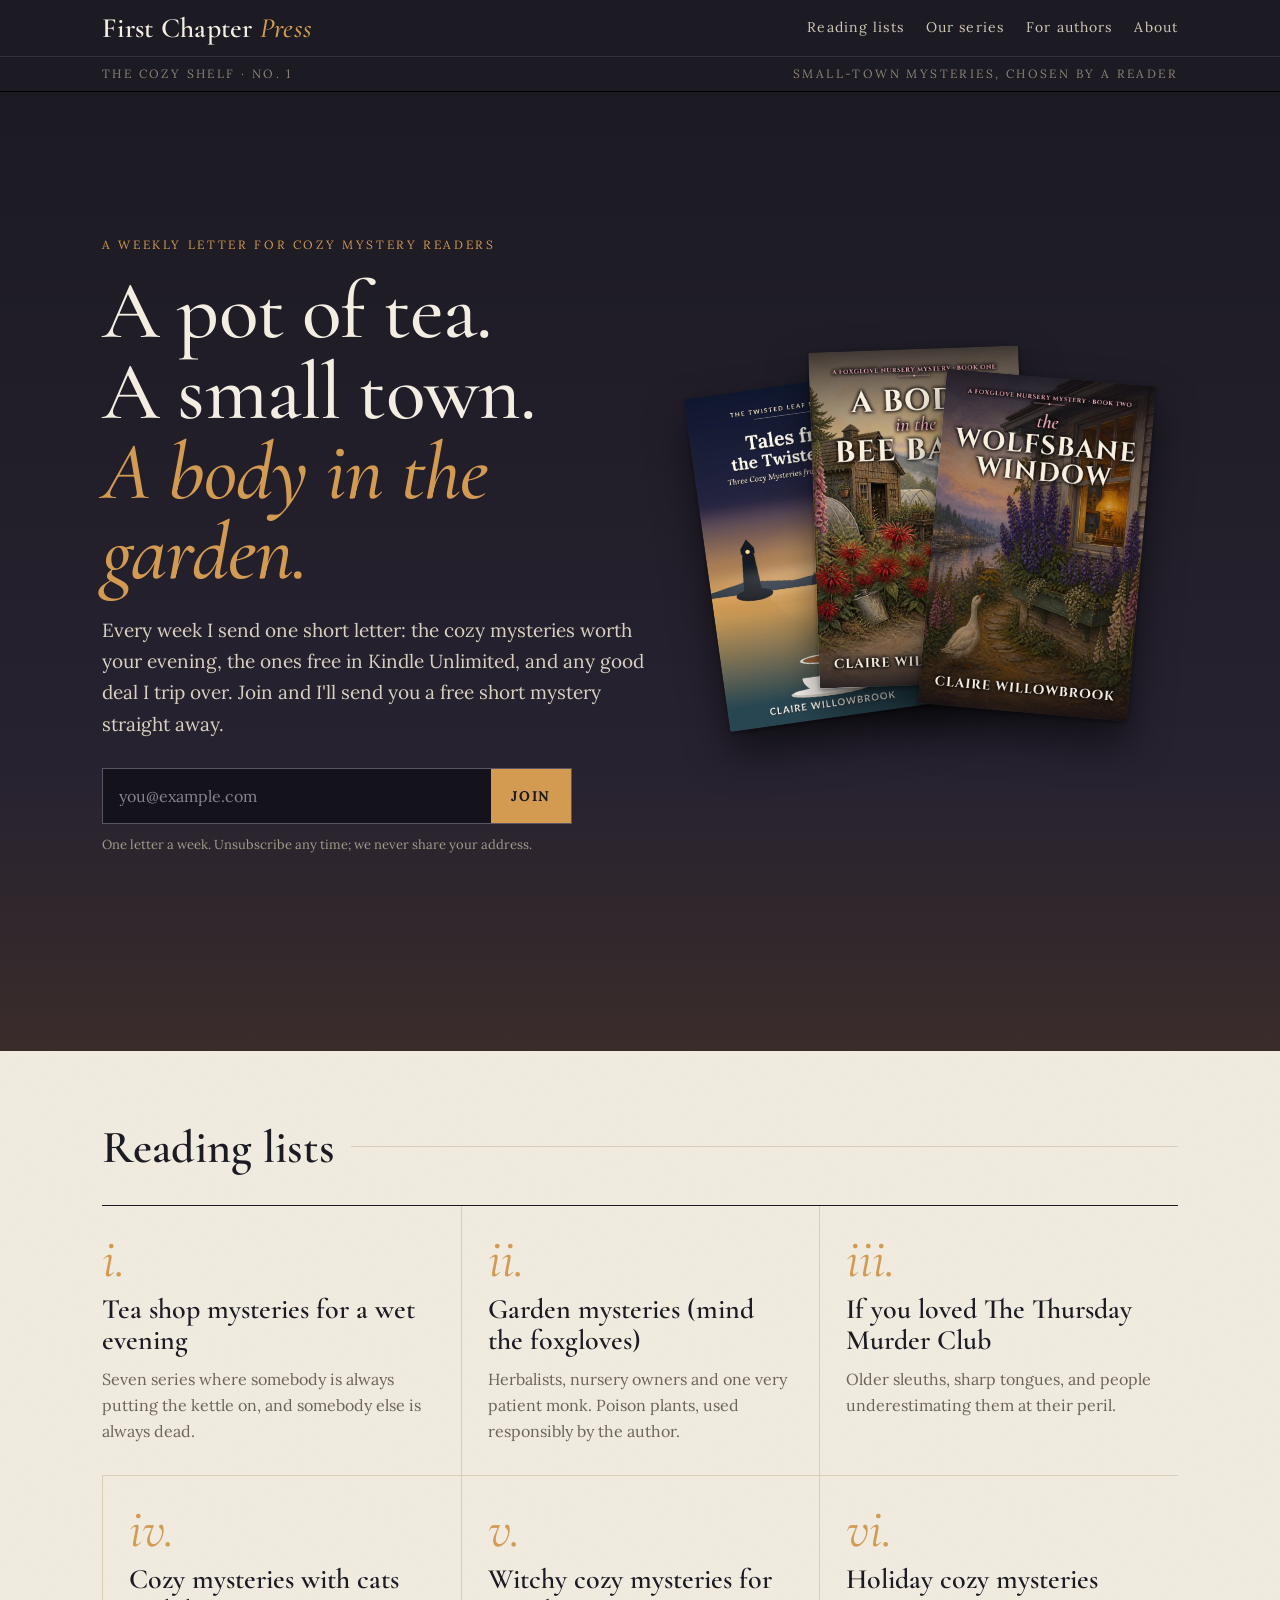
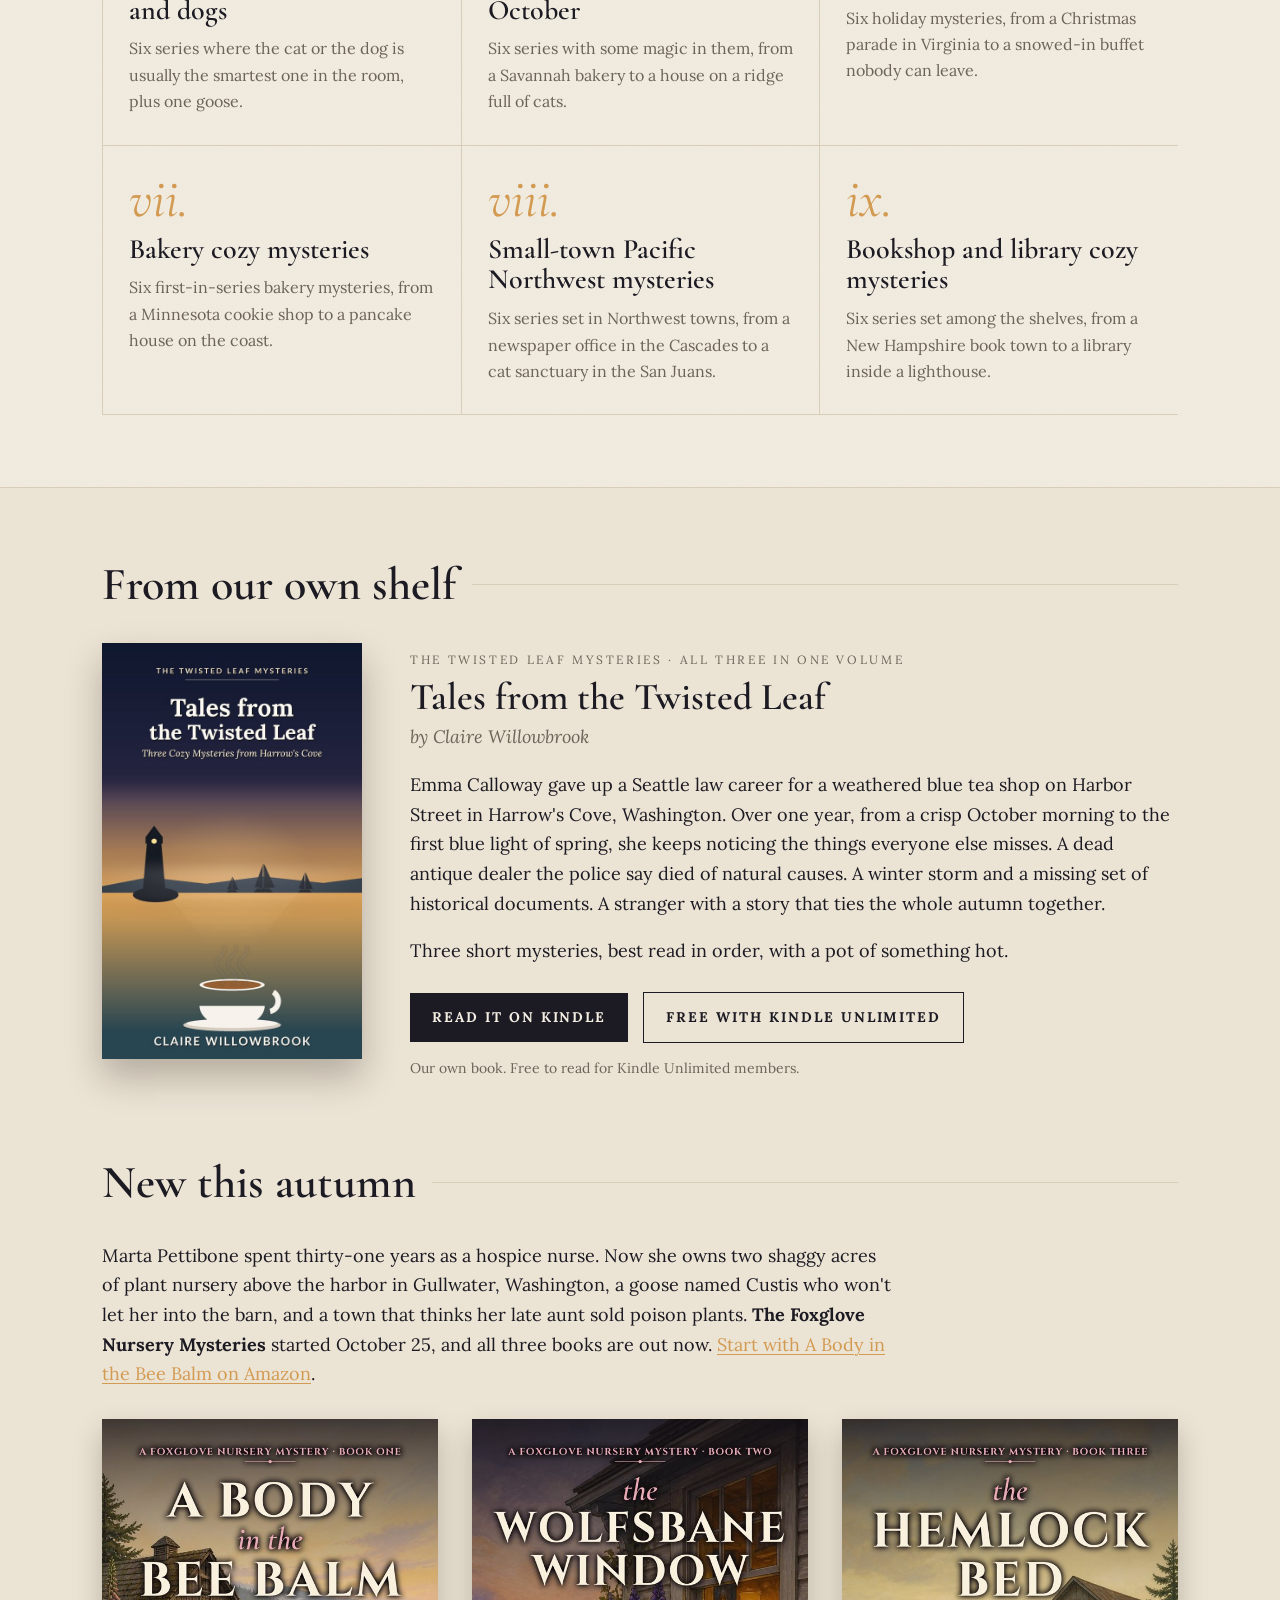
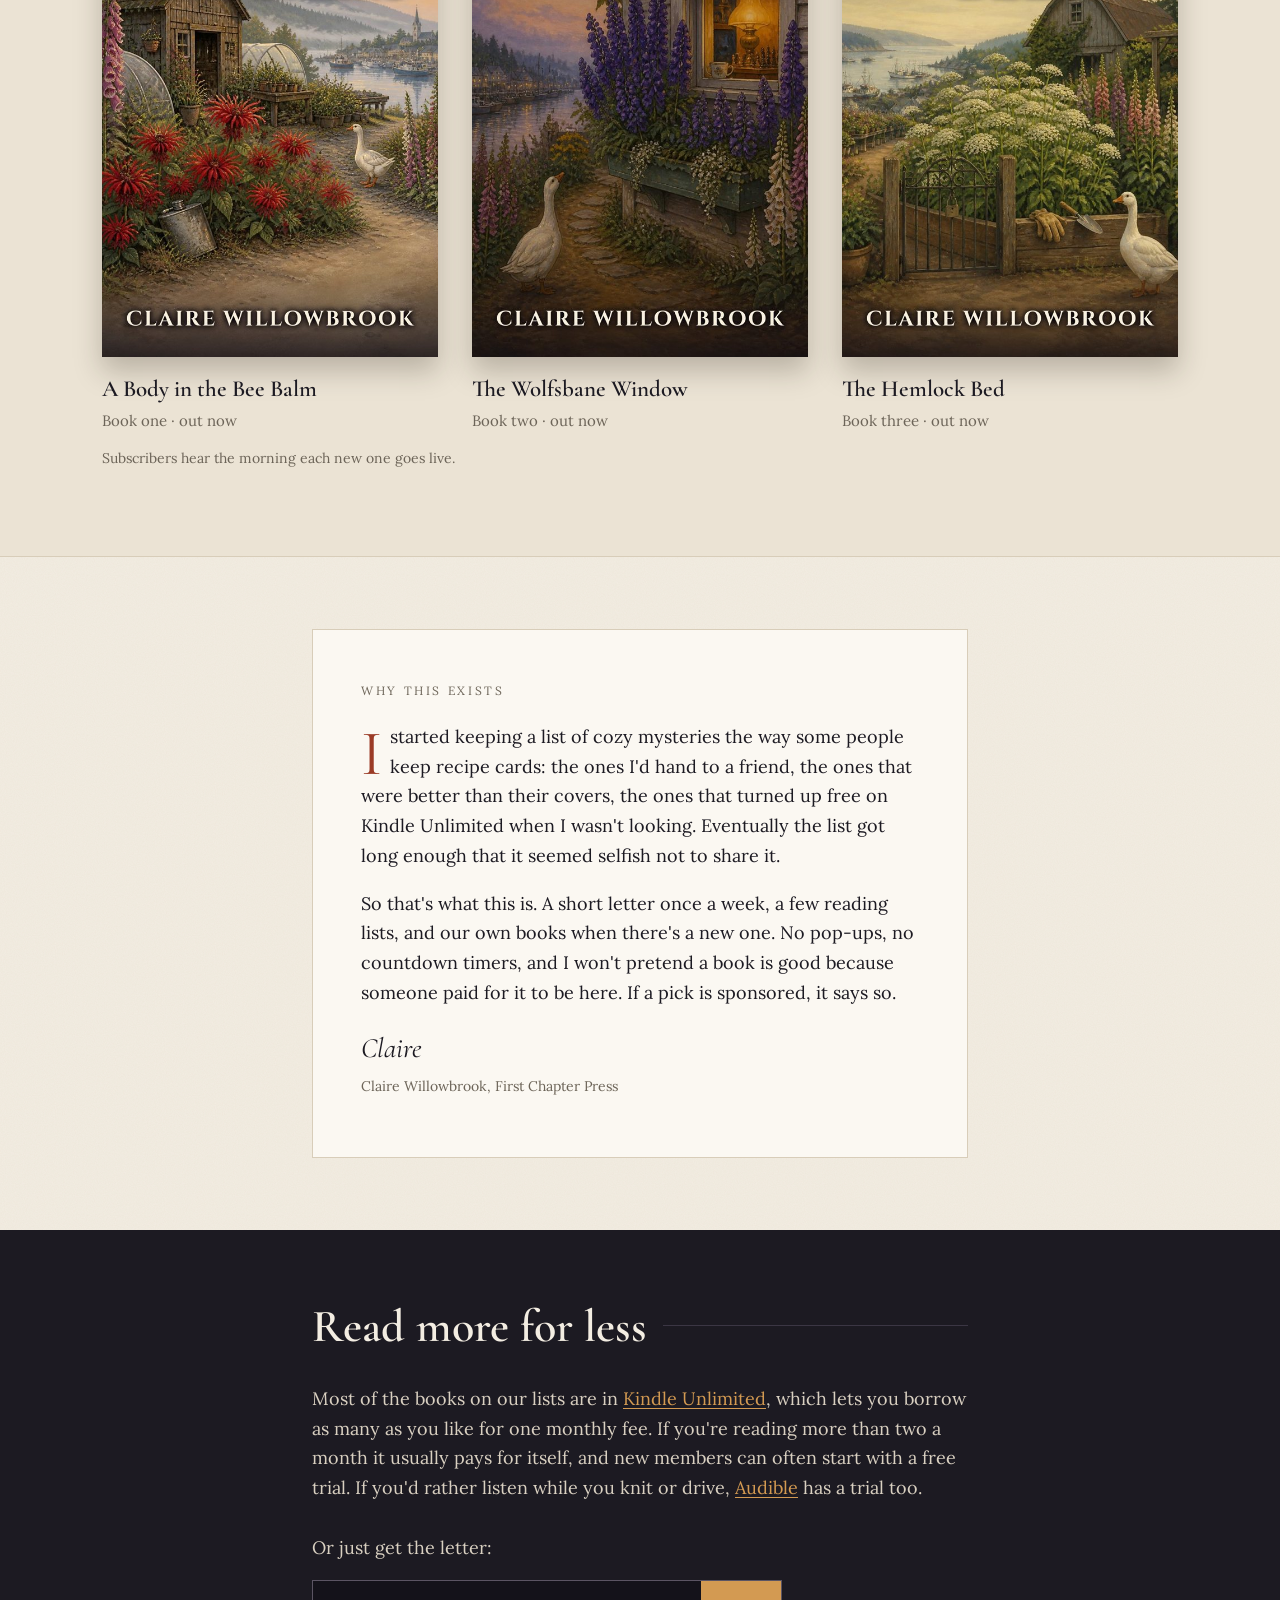
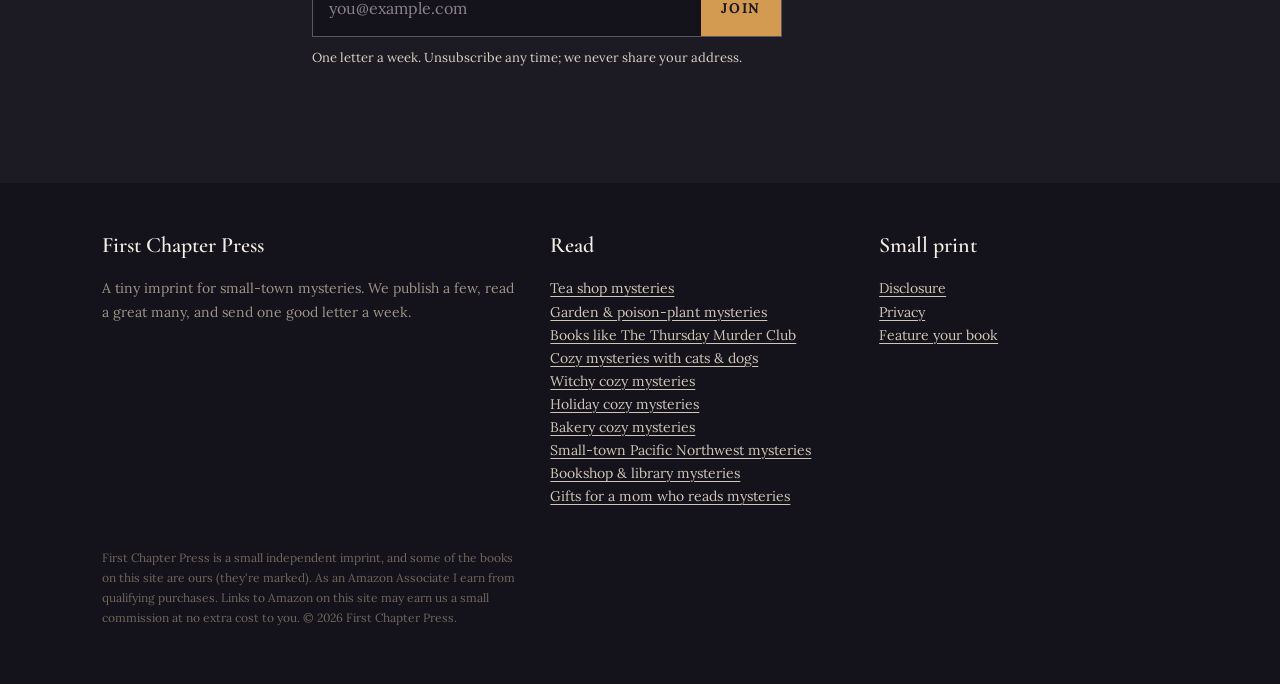
<file: index.html>
<!doctype html>
<html lang="en">
<head>
<meta charset="utf-8">
<meta name="viewport" content="width=device-width,initial-scale=1">
<title>First Chapter Press | Cozy mysteries worth your evening</title>
<meta name="description" content="A weekly letter and reading lists for cozy mystery readers: tea shop mysteries, garden mysteries, Kindle Unlimited finds, and a free short mystery when you join.">
<link rel="canonical" href="https://firstchapterpress.com/">
<meta property="og:title" content="First Chapter Press | Cozy mysteries worth your evening">
<meta property="og:description" content="A weekly letter and reading lists for cozy mystery readers: tea shop mysteries, garden mysteries, Kindle Unlimited finds, and a free short mystery when you join.">
<meta property="og:image" content="https://firstchapterpress.com/img/twisted-leaf.jpg">
<meta property="og:type" content="website">
<meta name="twitter:card" content="summary_large_image">
<link rel="icon" href="data:image/svg+xml,%3Csvg xmlns='http://www.w3.org/2000/svg' viewBox='0 0 64 64'%3E%3Crect width='64' height='64' rx='8' fill='%231c1a22'/%3E%3Ctext x='32' y='45' font-family='Georgia' font-size='38' font-style='italic' fill='%23d39a52' text-anchor='middle'%3Ef%3C/text%3E%3C/svg%3E">
<link rel="preconnect" href="https://fonts.googleapis.com"><link rel="preconnect" href="https://fonts.gstatic.com" crossorigin>
<link href="https://fonts.googleapis.com/css2?family=Cormorant+Garamond:ital,wght@0,500;0,600;1,500;1,600&family=Lora:ital,wght@0,400;0,700;1,400&display=swap" rel="stylesheet">
<link rel="stylesheet" href="/style.css">
</head>
<body>
<header class="mast"><div class="wrap">
  <a class="logo" href="/">First Chapter <i>Press</i></a>
  <nav><a href="/#lists">Reading lists</a><a href="/#series">Our series</a><a href="/authors.html">For authors</a><a href="/about.html">About</a></nav>
</div>
<div class="issue"><div class="wrap"><span>The Cozy Shelf &middot; No. 1</span><span>Small-town mysteries, chosen by a reader</span></div></div>
</header>

<section class="hero"><div class="wrap">
  <div>
    <span class="kicker">A weekly letter for cozy mystery readers</span>
    <h1>A pot of tea.<br>A small town.<br><em>A body in the garden.</em></h1>
    <p class="lede">Every week I send one short letter: the cozy mysteries worth your evening, the ones free in Kindle Unlimited, and any good deal I trip over. Join and I'll send you a free short mystery straight away.</p>
    <form class="signup" data-ml onsubmit="return fcpSubscribe(this)">
  <input type="email" name="email" required placeholder="you@example.com" aria-label="Email address">
  <input type="hidden" name="src" value="home-hero">
  <button type="submit">Join</button>
</form>
<p class="fine">One letter a week. Unsubscribe any time; we never share your address.</p>
<p class="formmsg" aria-live="polite"></p>
  </div>
  <div class="stack" aria-hidden="true">
    <img src="/img/twisted-leaf.jpg" alt="">
    <img src="/img/bee-balm.jpg" alt="">
    <img src="/img/wolfsbane-window.jpg" alt="">
  </div>
</div></section>

<section id="lists"><div class="wrap">
  <div class="rule"><h2>Reading lists</h2></div>
  <div class="lists">
    <a class="card" href="/tea-shop-mysteries.html"><span class="num">i.</span><h3>Tea shop mysteries for a wet evening</h3><p>Seven series where somebody is always putting the kettle on, and somebody else is always dead.</p></a>
    <a class="card" href="/garden-mysteries.html"><span class="num">ii.</span><h3>Garden mysteries (mind the foxgloves)</h3><p>Herbalists, nursery owners and one very patient monk. Poison plants, used responsibly by the author.</p></a>
    <a class="card" href="/books-like-thursday-murder-club.html"><span class="num">iii.</span><h3>If you loved The Thursday Murder Club</h3><p>Older sleuths, sharp tongues, and people underestimating them at their peril.</p></a>
    <a class="card" href="/cozy-mysteries-with-cats-and-dogs.html"><span class="num">iv.</span><h3>Cozy mysteries with cats and dogs</h3><p>Six series where the cat or the dog is usually the smartest one in the room, plus one goose.</p></a>
    <a class="card" href="/witchy-cozy-mysteries.html"><span class="num">v.</span><h3>Witchy cozy mysteries for October</h3><p>Six series with some magic in them, from a Savannah bakery to a house on a ridge full of cats.</p></a>
    <a class="card" href="/holiday-cozy-mysteries.html"><span class="num">vi.</span><h3>Holiday cozy mysteries</h3><p>Six holiday mysteries, from a Christmas parade in Virginia to a snowed-in buffet nobody can leave.</p></a>
    <a class="card" href="/bakery-cozy-mysteries.html"><span class="num">vii.</span><h3>Bakery cozy mysteries</h3><p>Six first-in-series bakery mysteries, from a Minnesota cookie shop to a pancake house on the coast.</p></a>
    <a class="card" href="/pacific-northwest-cozy-mysteries.html"><span class="num">viii.</span><h3>Small-town Pacific Northwest mysteries</h3><p>Six series set in Northwest towns, from a newspaper office in the Cascades to a cat sanctuary in the San Juans.</p></a>
    <a class="card" href="/bookshop-library-cozy-mysteries.html"><span class="num">ix.</span><h3>Bookshop and library cozy mysteries</h3><p>Six series set among the shelves, from a New Hampshire book town to a library inside a lighthouse.</p></a>
  </div>
</div></section>

<section class="strip" id="series"><div class="wrap">
  <div class="rule"><h2>From our own shelf</h2></div>
  <div class="feature">
    <a href="https://www.amazon.com/dp/B0H6KGJNWW?tag=firstchapterp-20" rel="sponsored noopener"><img src="/img/twisted-leaf.jpg" alt="Tales from the Twisted Leaf by Claire Willowbrook"></a>
    <div>
      <span class="kicker">The Twisted Leaf Mysteries &middot; all three in one volume</span>
      <h3>Tales from the Twisted Leaf</h3>
      <p class="by">by Claire Willowbrook</p>
      <p>Emma Calloway gave up a Seattle law career for a weathered blue tea shop on Harbor Street in Harrow's Cove, Washington. Over one year, from a crisp October morning to the first blue light of spring, she keeps noticing the things everyone else misses. A dead antique dealer the police say died of natural causes. A winter storm and a missing set of historical documents. A stranger with a story that ties the whole autumn together.</p>
      <p>Three short mysteries, best read in order, with a pot of something hot.</p>
      <a class="btn" href="https://www.amazon.com/dp/B0H6KGJNWW?tag=firstchapterp-20" rel="sponsored noopener">Read it on Kindle</a>
      <a class="btn ghost" href="https://www.amazon.com/kindle-dbs/hz/signup?tag=firstchapterp-20" rel="sponsored noopener">Free with Kindle Unlimited</a>
      <p class="note">Our own book. Free to read for Kindle Unlimited members.</p>
    </div>
  </div>

  <div style="height:64px"></div>
  <div class="rule"><h2>New this autumn</h2></div>
  <p style="max-width:44em">Marta Pettibone spent thirty-one years as a hospice nurse. Now she owns two shaggy acres of plant nursery above the harbor in Gullwater, Washington, a goose named Custis who won't let her into the barn, and a town that thinks her late aunt sold poison plants. <b>The Foxglove Nursery Mysteries</b> started October 25, and all three books are out now. <a href="https://www.amazon.com/dp/B0HP7KBPN3?tag=firstchapterp-20" rel="sponsored noopener" style="color:var(--amber)">Start with A Body in the Bee Balm on Amazon</a>.</p>
  <div class="trio" style="margin-top:30px">
    <figure><a href="https://www.amazon.com/dp/B0HP7KBPN3?tag=firstchapterp-20" rel="sponsored noopener"><img src="/img/bee-balm.jpg" alt="A Body in the Bee Balm"></a><figcaption><b>A Body in the Bee Balm</b>Book one &middot; out now</figcaption></figure>
    <figure><a href="https://www.amazon.com/dp/B0HPZ6QBWP?tag=firstchapterp-20" rel="sponsored noopener"><img src="/img/wolfsbane-window.jpg" alt="The Wolfsbane Window"></a><figcaption><b>The Wolfsbane Window</b>Book two &middot; out now</figcaption></figure>
    <figure><a href="https://www.amazon.com/dp/B0HDSKDDSM?tag=firstchapterp-20" rel="sponsored noopener"><img src="/img/hemlock-bed.jpg" alt="The Hemlock Bed"></a><figcaption><b>The Hemlock Bed</b>Book three &middot; out now</figcaption></figure>
  </div>
  <p class="note">Subscribers hear the morning each new one goes live.</p>
</div></section>

<section><div class="narrow">
  <div class="letter">
    <span class="kicker">Why this exists</span>
    <p>I started keeping a list of cozy mysteries the way some people keep recipe cards: the ones I'd hand to a friend, the ones that were better than their covers, the ones that turned up free on Kindle Unlimited when I wasn't looking. Eventually the list got long enough that it seemed selfish not to share it.</p>
    <p>So that's what this is. A short letter once a week, a few reading lists, and our own books when there's a new one. No pop-ups, no countdown timers, and I won't pretend a book is good because someone paid for it to be here. If a pick is sponsored, it says so.</p>
    <div class="sig">Claire</div>
    <p class="note" style="margin-top:4px">Claire Willowbrook, First Chapter Press</p>
  </div>
</div></section>

<section class="band"><div class="narrow" style="text-align:left">
  <div class="rule"><h2>Read more for less</h2></div>
  <p>Most of the books on our lists are in <a href="https://www.amazon.com/kindle-dbs/hz/signup?tag=firstchapterp-20" rel="sponsored noopener" style="color:var(--amber)">Kindle Unlimited</a>, which lets you borrow as many as you like for one monthly fee. If you're reading more than two a month it usually pays for itself, and new members can often start with a free trial. If you'd rather listen while you knit or drive, <a href="https://www.amazon.com/hz/audible/mlp?tag=firstchapterp-20" rel="sponsored noopener" style="color:var(--amber)">Audible</a> has a trial too.</p>
  <p style="margin-top:30px">Or just get the letter:</p>
  <form class="signup" data-ml onsubmit="return fcpSubscribe(this)">
  <input type="email" name="email" required placeholder="you@example.com" aria-label="Email address">
  <input type="hidden" name="src" value="home-band">
  <button type="submit">Join</button>
</form>
<p class="fine">One letter a week. Unsubscribe any time; we never share your address.</p>
<p class="formmsg" aria-live="polite"></p>
</div></section>

<footer><div class="wrap">
  <div><h4>First Chapter Press</h4><p>A tiny imprint for small-town mysteries. We publish a few, read a great many, and send one good letter a week.</p></div>
  <div><h4>Read</h4><p><a href="/tea-shop-mysteries.html">Tea shop mysteries</a><br><a href="/garden-mysteries.html">Garden &amp; poison-plant mysteries</a><br><a href="/books-like-thursday-murder-club.html">Books like The Thursday Murder Club</a><br><a href="/cozy-mysteries-with-cats-and-dogs.html">Cozy mysteries with cats &amp; dogs</a><br><a href="/witchy-cozy-mysteries.html">Witchy cozy mysteries</a><br><a href="/holiday-cozy-mysteries.html">Holiday cozy mysteries</a><br><a href="/bakery-cozy-mysteries.html">Bakery cozy mysteries</a><br><a href="/pacific-northwest-cozy-mysteries.html">Small-town Pacific Northwest mysteries</a><br><a href="/bookshop-library-cozy-mysteries.html">Bookshop &amp; library mysteries</a><br><a href="/gifts-for-mom.html">Gifts for a mom who reads mysteries</a></p></div>
  <div><h4>Small print</h4><p><a href="/about.html#disclosure">Disclosure</a><br><a href="/privacy.html">Privacy</a><br><a href="/authors.html">Feature your book</a></p></div>
</div>
<div class="wrap"><p style="margin-top:26px;font-size:12px;color:#6f675c">First Chapter Press is a small independent imprint, and some of the books on this site are ours (they&#x27;re marked). As an Amazon Associate I earn from qualifying purchases. Links to Amazon on this site may earn us a small commission at no extra cost to you. &copy; 2026 First Chapter Press.</p></div>
</footer>
<script>
function fcpSubscribe(f){
  var msg=f.parentNode.querySelector('.formmsg'); var email=f.email.value.trim();
  var url='https://assets.mailerlite.com/jsonp/2493463/forms/201066353182901960/subscribe';
  if(!url){msg.textContent='Sign-ups open in a moment. Please try again shortly.';return false;}
  var b=f.querySelector('button'); b.disabled=true; b.textContent='...';
  var data=new FormData(); data.append('fields[email]',email); data.append('ml-submit','1'); data.append('anticsrf','true');
  fetch(url,{method:'POST',body:data}).then(function(r){return r.json().catch(function(){return {success:r.ok}})})
   .then(function(j){ if(j && j.success!==false){f.style.display='none';msg.innerHTML='<b>Almost there.</b> Check your inbox for a confirmation email and tap the button. Your free story arrives right after. Peek in Promotions if it hides.';} else {msg.textContent='That didn\'t go through. Check the address and try again?';b.disabled=false;b.textContent='Join';} })
   .catch(function(){msg.textContent='That didn\'t go through. Please try again.';b.disabled=false;b.textContent='Join';});
  return false;
}
</script>
</body>
</html>
</file>
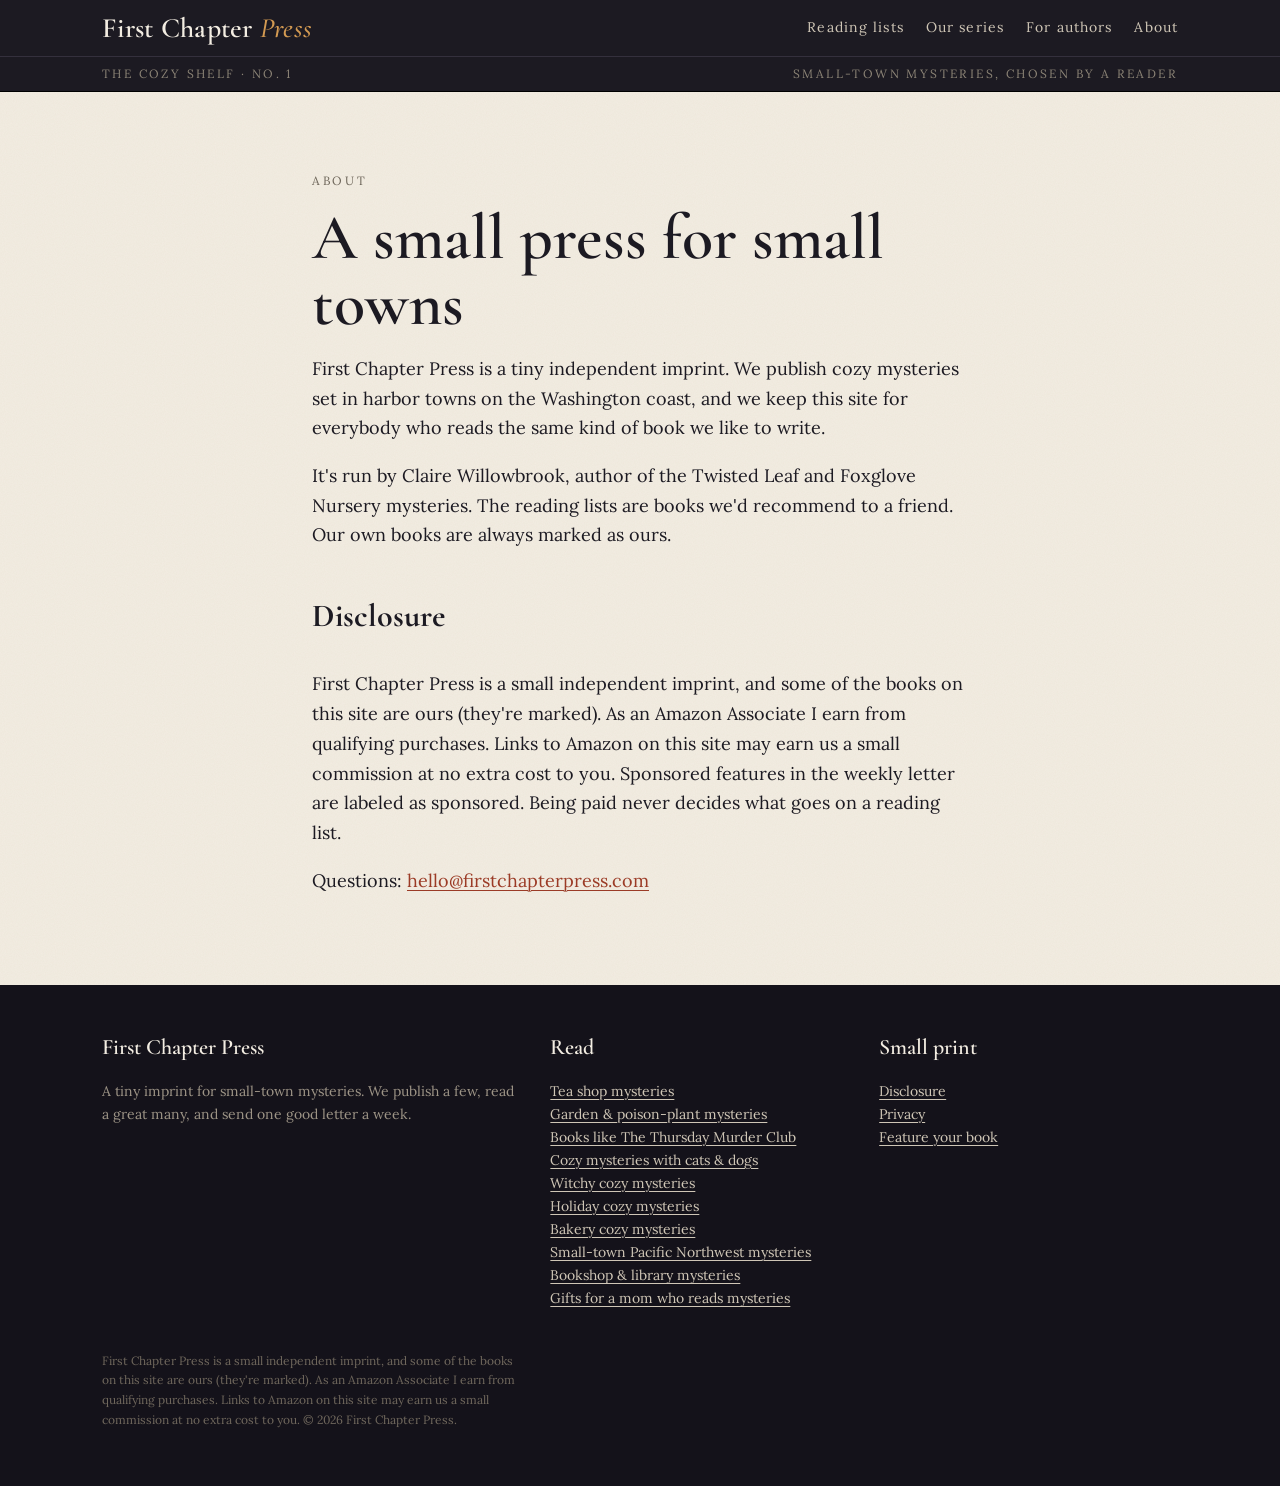
<file: about.html>
<!doctype html>
<html lang="en">
<head>
<meta charset="utf-8">
<meta name="viewport" content="width=device-width,initial-scale=1">
<title>About | First Chapter Press</title>
<meta name="description" content="First Chapter Press is a small independent imprint for cozy small-town mysteries.">
<link rel="canonical" href="https://firstchapterpress.com/about.html">
<meta property="og:title" content="About | First Chapter Press">
<meta property="og:description" content="First Chapter Press is a small independent imprint for cozy small-town mysteries.">
<meta property="og:image" content="https://firstchapterpress.com/img/twisted-leaf.jpg">
<meta property="og:type" content="website">
<meta name="twitter:card" content="summary_large_image">
<link rel="icon" href="data:image/svg+xml,%3Csvg xmlns='http://www.w3.org/2000/svg' viewBox='0 0 64 64'%3E%3Crect width='64' height='64' rx='8' fill='%231c1a22'/%3E%3Ctext x='32' y='45' font-family='Georgia' font-size='38' font-style='italic' fill='%23d39a52' text-anchor='middle'%3Ef%3C/text%3E%3C/svg%3E">
<link rel="preconnect" href="https://fonts.googleapis.com"><link rel="preconnect" href="https://fonts.gstatic.com" crossorigin>
<link href="https://fonts.googleapis.com/css2?family=Cormorant+Garamond:ital,wght@0,500;0,600;1,500;1,600&family=Lora:ital,wght@0,400;0,700;1,400&display=swap" rel="stylesheet">
<link rel="stylesheet" href="/style.css">
</head>
<body>
<header class="mast"><div class="wrap">
  <a class="logo" href="/">First Chapter <i>Press</i></a>
  <nav><a href="/#lists">Reading lists</a><a href="/#series">Our series</a><a href="/authors.html">For authors</a><a href="/about.html">About</a></nav>
</div>
<div class="issue"><div class="wrap"><span>The Cozy Shelf &middot; No. 1</span><span>Small-town mysteries, chosen by a reader</span></div></div>
</header>
<section class="article"><div class="narrow">
<span class="kicker">About</span>
<h1>A small press for small towns</h1>
<p>First Chapter Press is a tiny independent imprint. We publish cozy mysteries set in harbor towns on the Washington coast, and we keep this site for everybody who reads the same kind of book we like to write.</p>
<p>It's run by Claire Willowbrook, author of the Twisted Leaf and Foxglove Nursery mysteries. The reading lists are books we'd recommend to a friend. Our own books are always marked as ours.</p>
<h2 id="disclosure" style="font-family:var(--display);font-size:32px;margin-top:40px">Disclosure</h2>
<p>First Chapter Press is a small independent imprint, and some of the books on this site are ours (they&#x27;re marked). As an Amazon Associate I earn from qualifying purchases. Links to Amazon on this site may earn us a small commission at no extra cost to you. Sponsored features in the weekly letter are labeled as sponsored. Being paid never decides what goes on a reading list.</p>
<p>Questions: <a href="mailto:hello@firstchapterpress.com">hello@firstchapterpress.com</a></p>
</div></section>
<footer><div class="wrap">
  <div><h4>First Chapter Press</h4><p>A tiny imprint for small-town mysteries. We publish a few, read a great many, and send one good letter a week.</p></div>
  <div><h4>Read</h4><p><a href="/tea-shop-mysteries.html">Tea shop mysteries</a><br><a href="/garden-mysteries.html">Garden &amp; poison-plant mysteries</a><br><a href="/books-like-thursday-murder-club.html">Books like The Thursday Murder Club</a><br><a href="/cozy-mysteries-with-cats-and-dogs.html">Cozy mysteries with cats &amp; dogs</a><br><a href="/witchy-cozy-mysteries.html">Witchy cozy mysteries</a><br><a href="/holiday-cozy-mysteries.html">Holiday cozy mysteries</a><br><a href="/bakery-cozy-mysteries.html">Bakery cozy mysteries</a><br><a href="/pacific-northwest-cozy-mysteries.html">Small-town Pacific Northwest mysteries</a><br><a href="/bookshop-library-cozy-mysteries.html">Bookshop &amp; library mysteries</a><br><a href="/gifts-for-mom.html">Gifts for a mom who reads mysteries</a></p></div>
  <div><h4>Small print</h4><p><a href="/about.html#disclosure">Disclosure</a><br><a href="/privacy.html">Privacy</a><br><a href="/authors.html">Feature your book</a></p></div>
</div>
<div class="wrap"><p style="margin-top:26px;font-size:12px;color:#6f675c">First Chapter Press is a small independent imprint, and some of the books on this site are ours (they&#x27;re marked). As an Amazon Associate I earn from qualifying purchases. Links to Amazon on this site may earn us a small commission at no extra cost to you. &copy; 2026 First Chapter Press.</p></div>
</footer>
<script>
function fcpSubscribe(f){
  var msg=f.parentNode.querySelector('.formmsg'); var email=f.email.value.trim();
  var url='https://assets.mailerlite.com/jsonp/2493463/forms/201066353182901960/subscribe';
  if(!url){msg.textContent='Sign-ups open in a moment. Please try again shortly.';return false;}
  var b=f.querySelector('button'); b.disabled=true; b.textContent='...';
  var data=new FormData(); data.append('fields[email]',email); data.append('ml-submit','1'); data.append('anticsrf','true');
  fetch(url,{method:'POST',body:data}).then(function(r){return r.json().catch(function(){return {success:r.ok}})})
   .then(function(j){ if(j && j.success!==false){f.style.display='none';msg.innerHTML='<b>Almost there.</b> Check your inbox for a confirmation email and tap the button. Your free story arrives right after. Peek in Promotions if it hides.';} else {msg.textContent='That didn\'t go through. Check the address and try again?';b.disabled=false;b.textContent='Join';} })
   .catch(function(){msg.textContent='That didn\'t go through. Please try again.';b.disabled=false;b.textContent='Join';});
  return false;
}
</script>
</body>
</html>
</file>
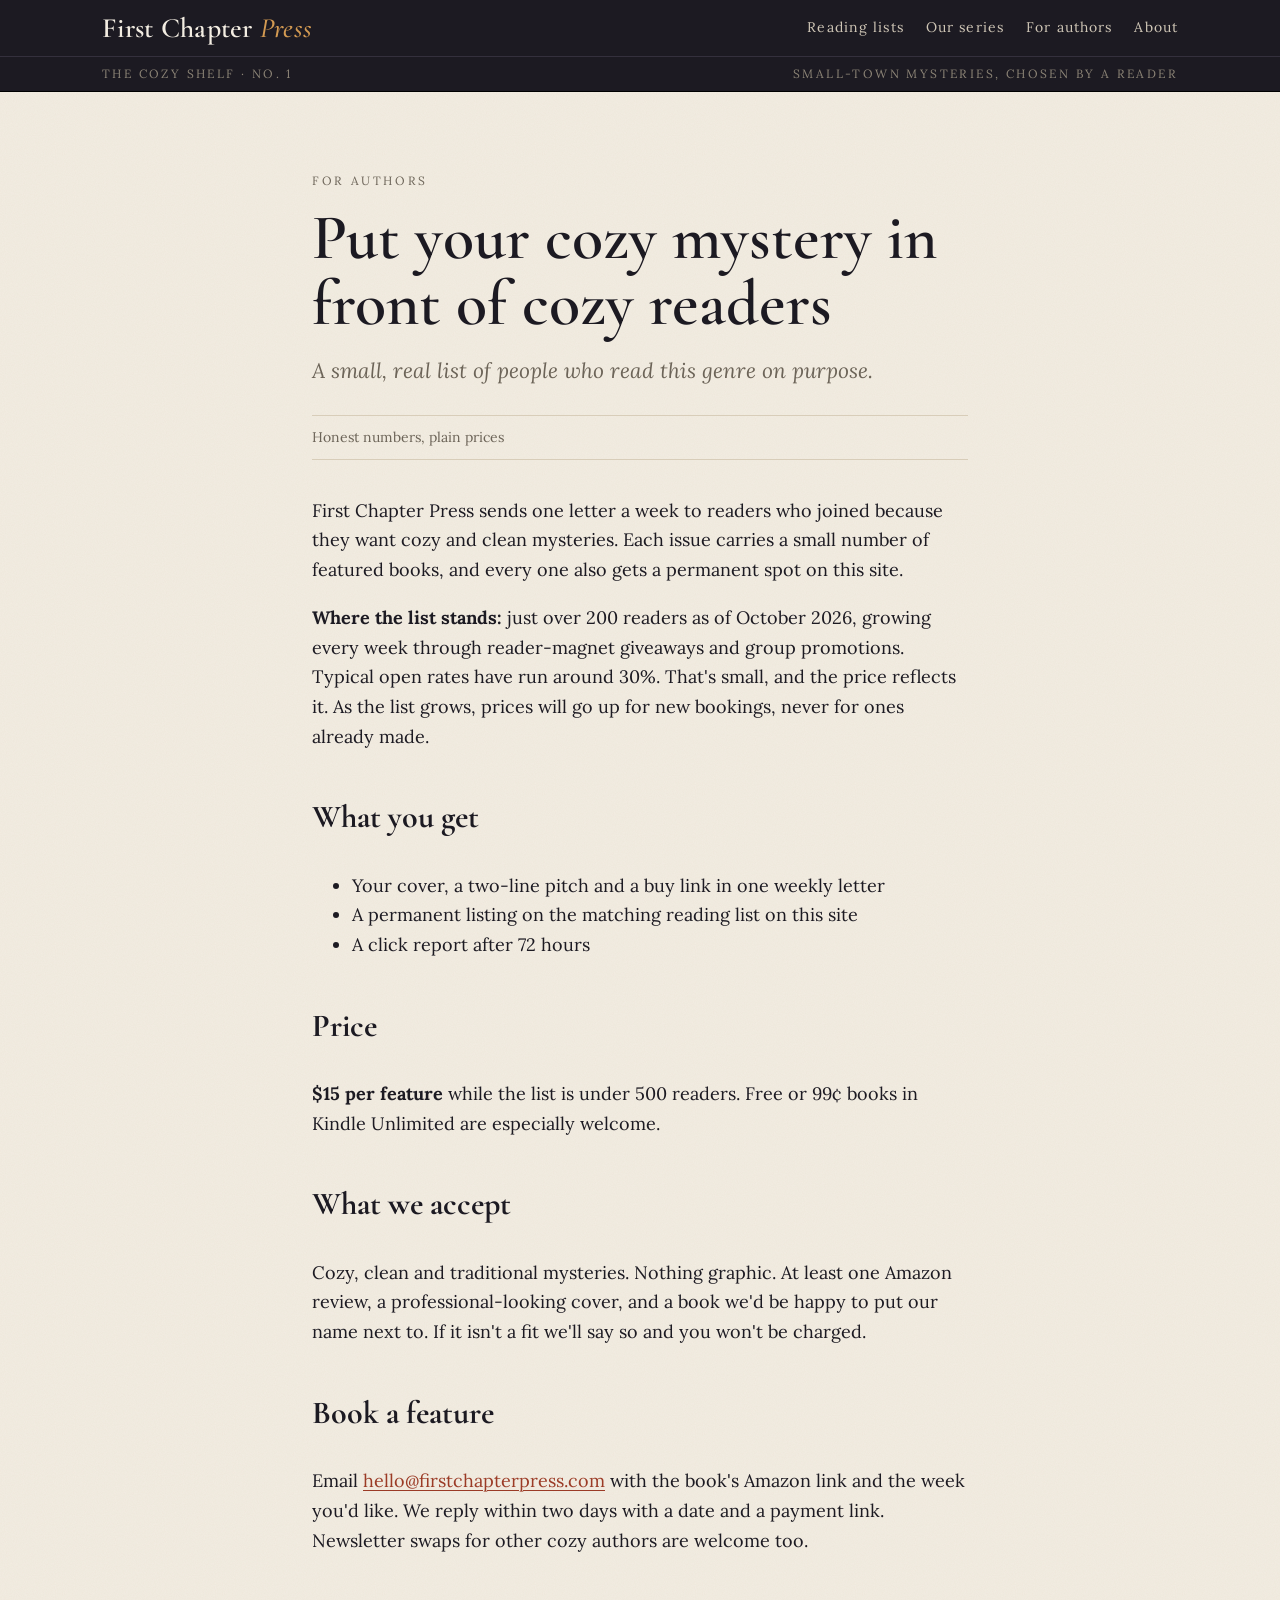
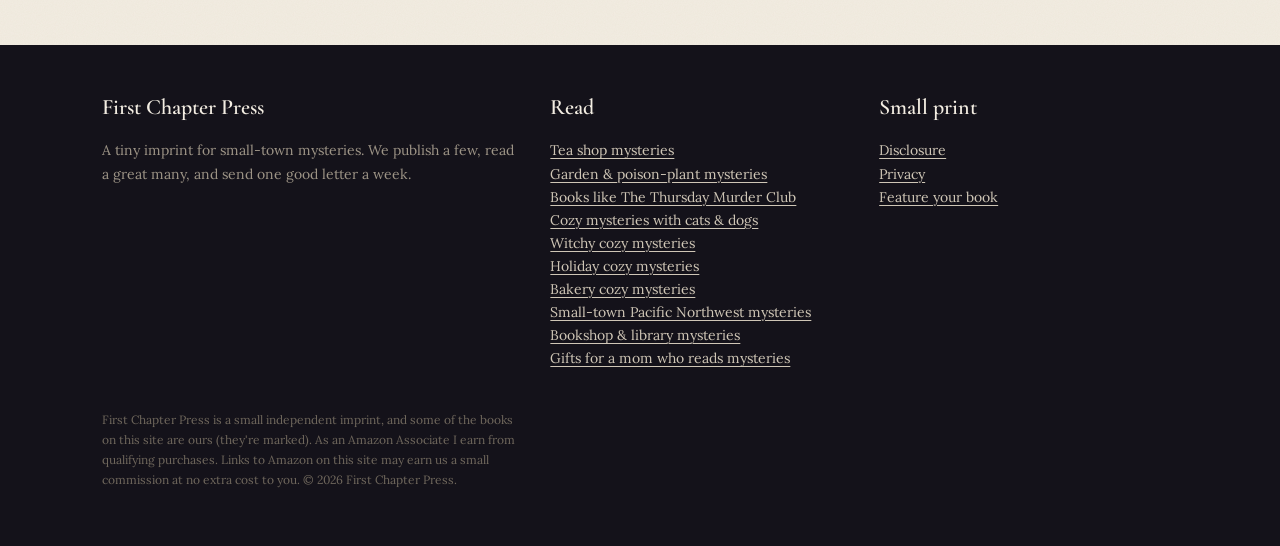
<file: authors.html>
<!doctype html>
<html lang="en">
<head>
<meta charset="utf-8">
<meta name="viewport" content="width=device-width,initial-scale=1">
<title>Feature your cozy mystery | First Chapter Press</title>
<meta name="description" content="Book a feature for your cozy mystery in a weekly letter to cozy readers. Small list, honest numbers, $15.">
<link rel="canonical" href="https://firstchapterpress.com/authors.html">
<meta property="og:title" content="Feature your cozy mystery | First Chapter Press">
<meta property="og:description" content="Book a feature for your cozy mystery in a weekly letter to cozy readers. Small list, honest numbers, $15.">
<meta property="og:image" content="https://firstchapterpress.com/img/twisted-leaf.jpg">
<meta property="og:type" content="website">
<meta name="twitter:card" content="summary_large_image">
<link rel="icon" href="data:image/svg+xml,%3Csvg xmlns='http://www.w3.org/2000/svg' viewBox='0 0 64 64'%3E%3Crect width='64' height='64' rx='8' fill='%231c1a22'/%3E%3Ctext x='32' y='45' font-family='Georgia' font-size='38' font-style='italic' fill='%23d39a52' text-anchor='middle'%3Ef%3C/text%3E%3C/svg%3E">
<link rel="preconnect" href="https://fonts.googleapis.com"><link rel="preconnect" href="https://fonts.gstatic.com" crossorigin>
<link href="https://fonts.googleapis.com/css2?family=Cormorant+Garamond:ital,wght@0,500;0,600;1,500;1,600&family=Lora:ital,wght@0,400;0,700;1,400&display=swap" rel="stylesheet">
<link rel="stylesheet" href="/style.css">
</head>
<body>
<header class="mast"><div class="wrap">
  <a class="logo" href="/">First Chapter <i>Press</i></a>
  <nav><a href="/#lists">Reading lists</a><a href="/#series">Our series</a><a href="/authors.html">For authors</a><a href="/about.html">About</a></nav>
</div>
<div class="issue"><div class="wrap"><span>The Cozy Shelf &middot; No. 1</span><span>Small-town mysteries, chosen by a reader</span></div></div>
</header>
<section class="article"><div class="narrow">
<span class="kicker">For authors</span>
<h1>Put your cozy mystery in front of cozy readers</h1>
<p class="dek">A small, real list of people who read this genre on purpose.</p>
<div class="byline">Honest numbers, plain prices</div>
<p>First Chapter Press sends one letter a week to readers who joined because they want cozy and clean mysteries. Each issue carries a small number of featured books, and every one also gets a permanent spot on this site.</p>
<p><b>Where the list stands:</b> just over 200 readers as of October 2026, growing every week through reader-magnet giveaways and group promotions. Typical open rates have run around 30%. That's small, and the price reflects it. As the list grows, prices will go up for new bookings, never for ones already made.</p>
<h2 style="font-family:var(--display);font-size:32px;margin-top:40px">What you get</h2>
<ul>
<li>Your cover, a two-line pitch and a buy link in one weekly letter</li>
<li>A permanent listing on the matching reading list on this site</li>
<li>A click report after 72 hours</li>
</ul>
<h2 style="font-family:var(--display);font-size:32px;margin-top:40px">Price</h2>
<p><b>$15 per feature</b> while the list is under 500 readers. Free or 99&cent; books in Kindle Unlimited are especially welcome.</p>
<h2 style="font-family:var(--display);font-size:32px;margin-top:40px">What we accept</h2>
<p>Cozy, clean and traditional mysteries. Nothing graphic. At least one Amazon review, a professional-looking cover, and a book we'd be happy to put our name next to. If it isn't a fit we'll say so and you won't be charged.</p>
<h2 style="font-family:var(--display);font-size:32px;margin-top:40px">Book a feature</h2>
<p>Email <a href="mailto:hello@firstchapterpress.com?subject=Feature%20request">hello@firstchapterpress.com</a> with the book's Amazon link and the week you'd like. We reply within two days with a date and a payment link. Newsletter swaps for other cozy authors are welcome too.</p>
</div></section>
<footer><div class="wrap">
  <div><h4>First Chapter Press</h4><p>A tiny imprint for small-town mysteries. We publish a few, read a great many, and send one good letter a week.</p></div>
  <div><h4>Read</h4><p><a href="/tea-shop-mysteries.html">Tea shop mysteries</a><br><a href="/garden-mysteries.html">Garden &amp; poison-plant mysteries</a><br><a href="/books-like-thursday-murder-club.html">Books like The Thursday Murder Club</a><br><a href="/cozy-mysteries-with-cats-and-dogs.html">Cozy mysteries with cats &amp; dogs</a><br><a href="/witchy-cozy-mysteries.html">Witchy cozy mysteries</a><br><a href="/holiday-cozy-mysteries.html">Holiday cozy mysteries</a><br><a href="/bakery-cozy-mysteries.html">Bakery cozy mysteries</a><br><a href="/pacific-northwest-cozy-mysteries.html">Small-town Pacific Northwest mysteries</a><br><a href="/bookshop-library-cozy-mysteries.html">Bookshop &amp; library mysteries</a><br><a href="/gifts-for-mom.html">Gifts for a mom who reads mysteries</a></p></div>
  <div><h4>Small print</h4><p><a href="/about.html#disclosure">Disclosure</a><br><a href="/privacy.html">Privacy</a><br><a href="/authors.html">Feature your book</a></p></div>
</div>
<div class="wrap"><p style="margin-top:26px;font-size:12px;color:#6f675c">First Chapter Press is a small independent imprint, and some of the books on this site are ours (they&#x27;re marked). As an Amazon Associate I earn from qualifying purchases. Links to Amazon on this site may earn us a small commission at no extra cost to you. &copy; 2026 First Chapter Press.</p></div>
</footer>
<script>
function fcpSubscribe(f){
  var msg=f.parentNode.querySelector('.formmsg'); var email=f.email.value.trim();
  var url='https://assets.mailerlite.com/jsonp/2493463/forms/201066353182901960/subscribe';
  if(!url){msg.textContent='Sign-ups open in a moment. Please try again shortly.';return false;}
  var b=f.querySelector('button'); b.disabled=true; b.textContent='...';
  var data=new FormData(); data.append('fields[email]',email); data.append('ml-submit','1'); data.append('anticsrf','true');
  fetch(url,{method:'POST',body:data}).then(function(r){return r.json().catch(function(){return {success:r.ok}})})
   .then(function(j){ if(j && j.success!==false){f.style.display='none';msg.innerHTML='<b>Almost there.</b> Check your inbox for a confirmation email and tap the button. Your free story arrives right after. Peek in Promotions if it hides.';} else {msg.textContent='That didn\'t go through. Check the address and try again?';b.disabled=false;b.textContent='Join';} })
   .catch(function(){msg.textContent='That didn\'t go through. Please try again.';b.disabled=false;b.textContent='Join';});
  return false;
}
</script>
</body>
</html>
</file>
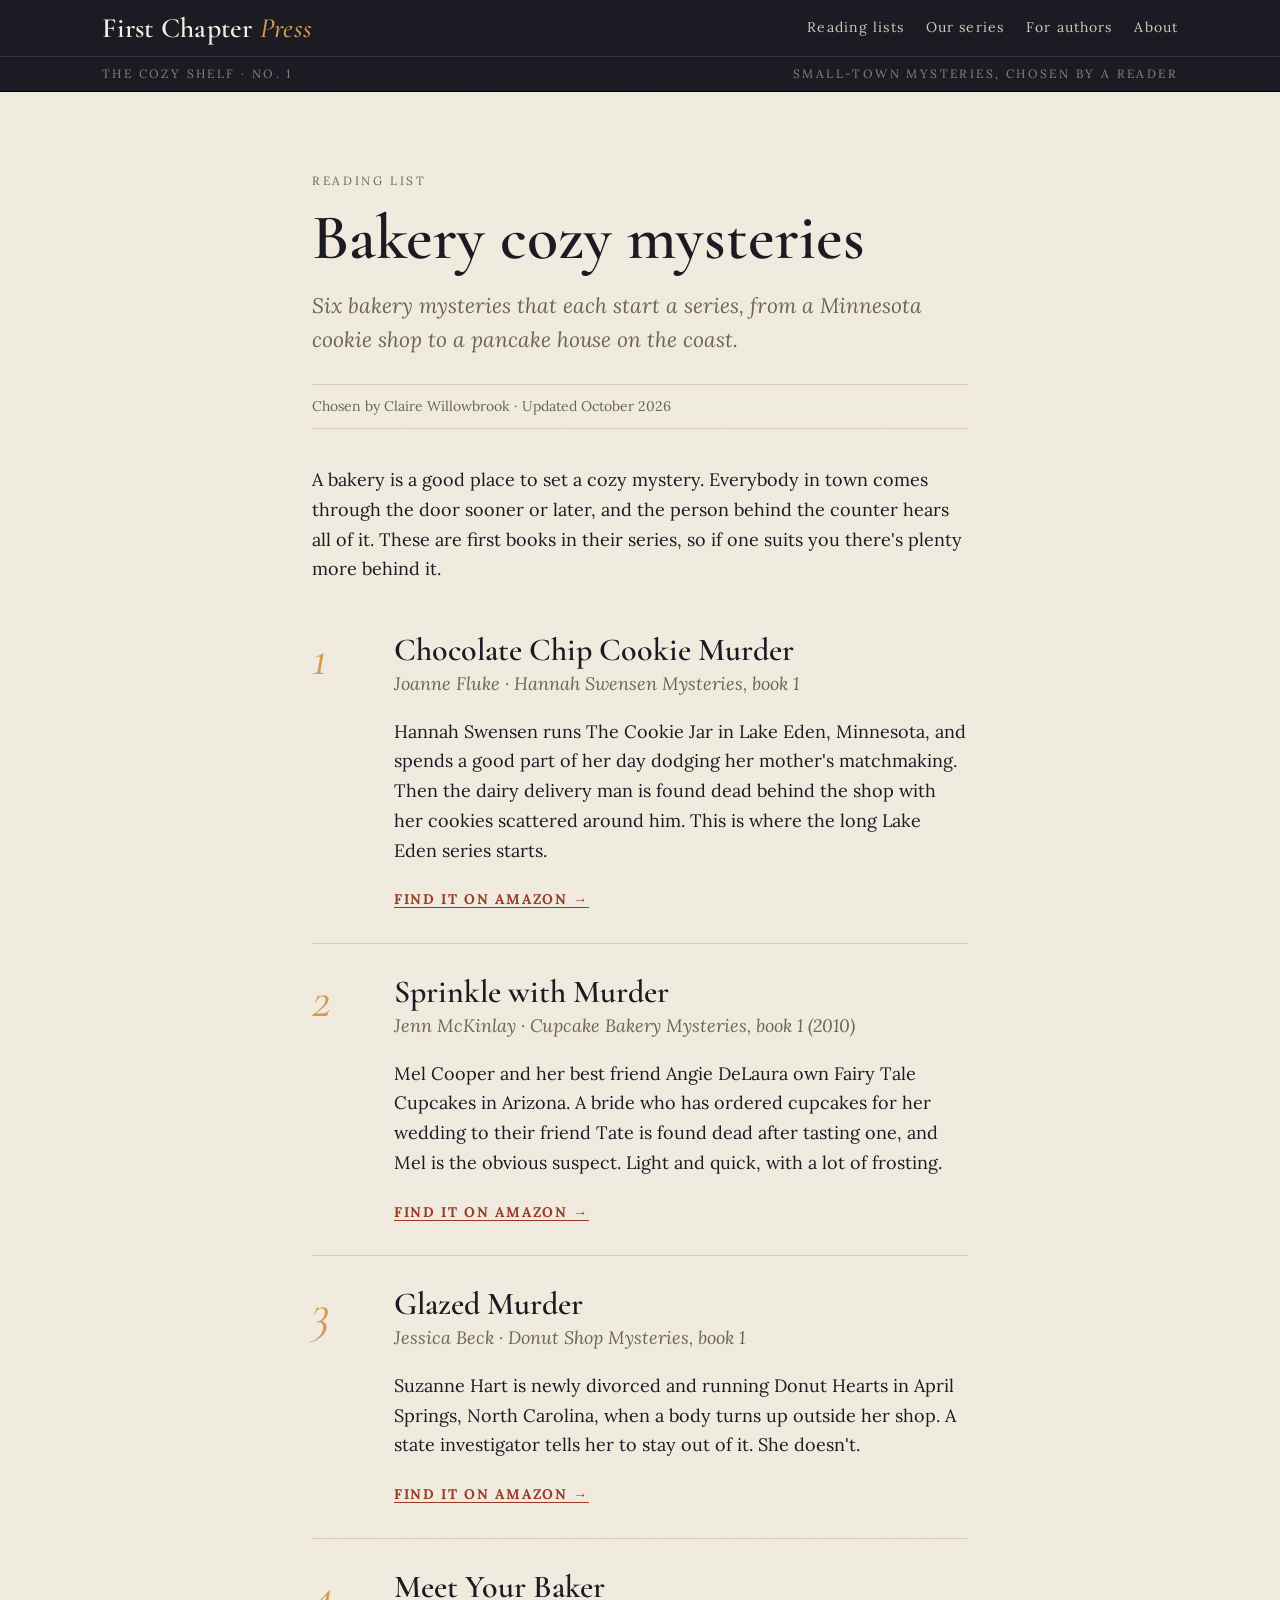
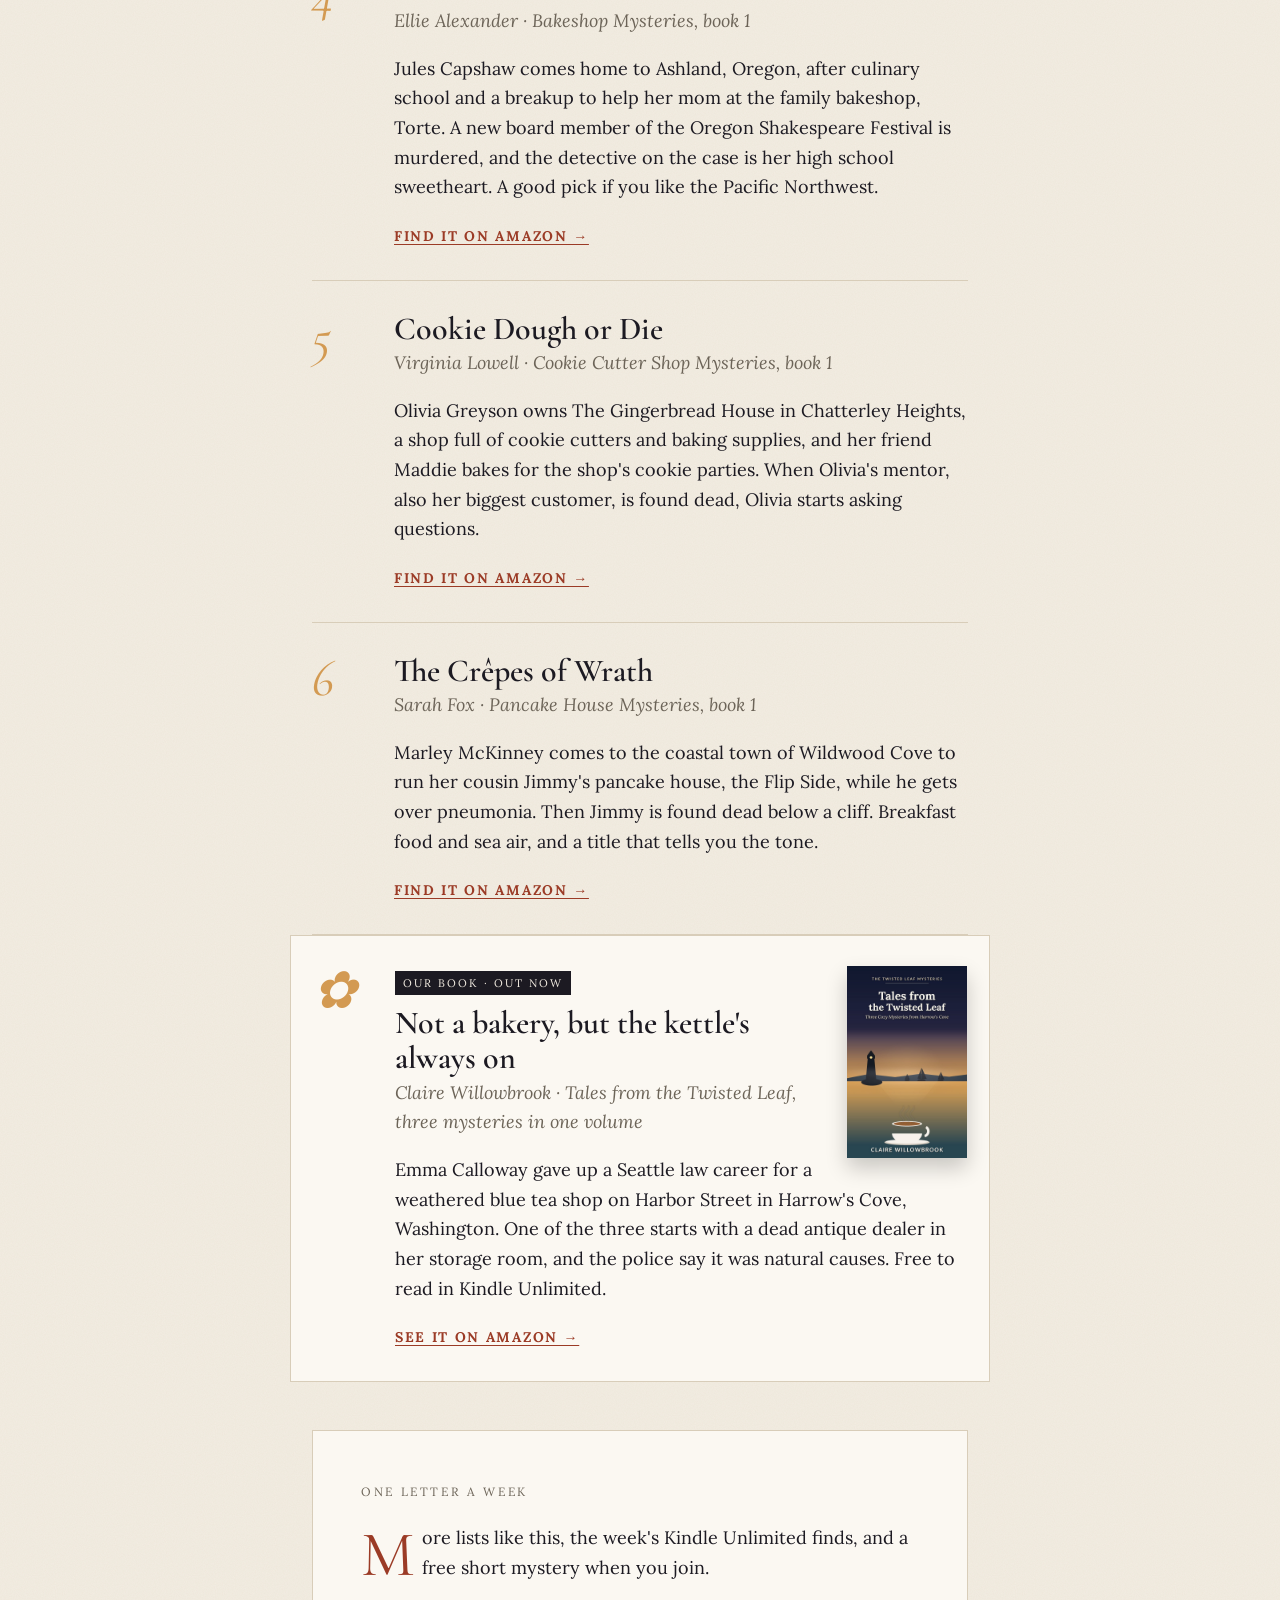
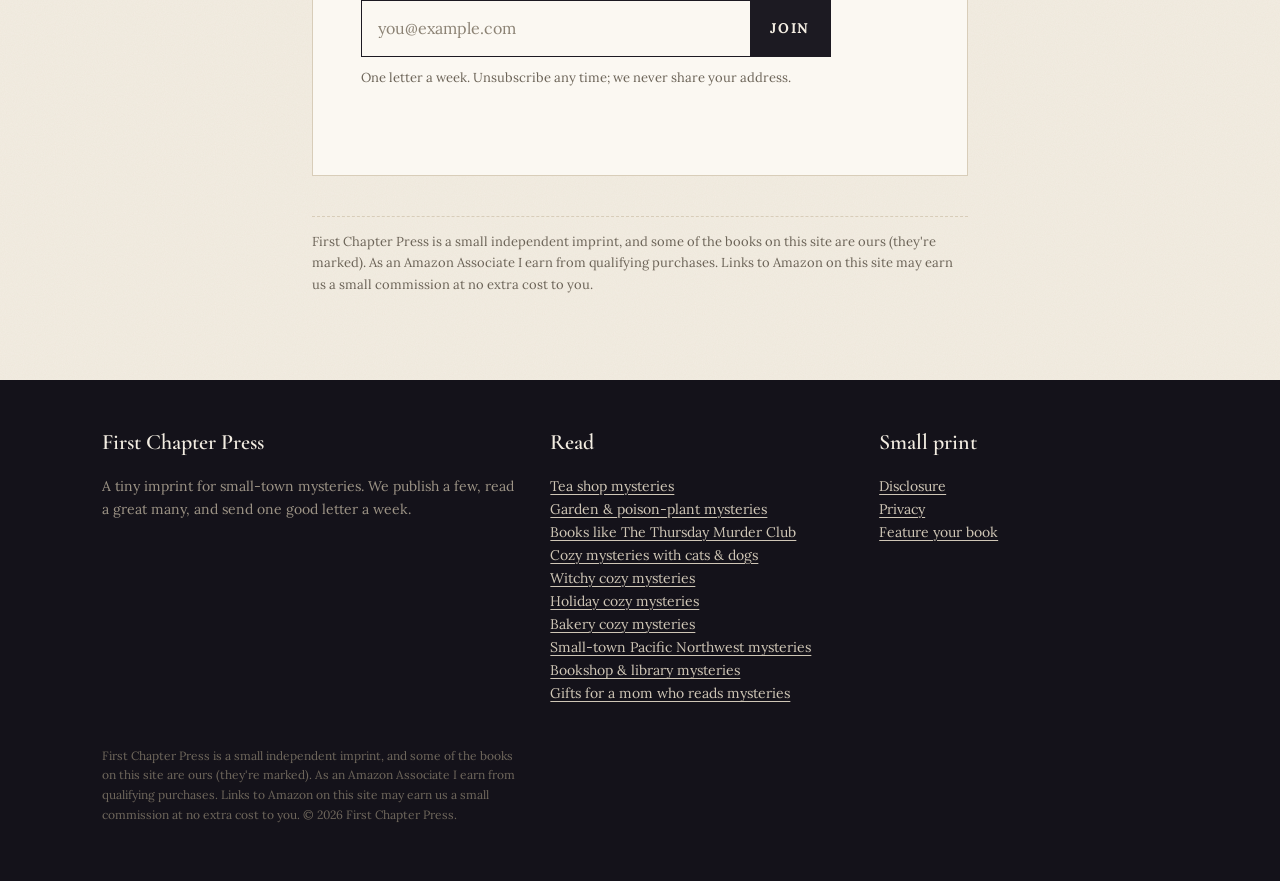
<file: bakery-cozy-mysteries.html>
<!doctype html>
<html lang="en">
<head>
<meta charset="utf-8">
<meta name="viewport" content="width=device-width,initial-scale=1">
<title>Bakery cozy mysteries | First Chapter Press</title>
<meta name="description" content="Six bakery mysteries that each start a series, from a Minnesota cookie shop to a pancake house on the coast.">
<link rel="canonical" href="https://firstchapterpress.com/bakery-cozy-mysteries.html">
<meta property="og:title" content="Bakery cozy mysteries | First Chapter Press">
<meta property="og:description" content="Six bakery mysteries that each start a series, from a Minnesota cookie shop to a pancake house on the coast.">
<meta property="og:image" content="https://firstchapterpress.com/img/twisted-leaf.jpg">
<meta property="og:type" content="website">
<meta name="twitter:card" content="summary_large_image">
<link rel="icon" href="data:image/svg+xml,%3Csvg xmlns='http://www.w3.org/2000/svg' viewBox='0 0 64 64'%3E%3Crect width='64' height='64' rx='8' fill='%231c1a22'/%3E%3Ctext x='32' y='45' font-family='Georgia' font-size='38' font-style='italic' fill='%23d39a52' text-anchor='middle'%3Ef%3C/text%3E%3C/svg%3E">
<link rel="preconnect" href="https://fonts.googleapis.com"><link rel="preconnect" href="https://fonts.gstatic.com" crossorigin>
<link href="https://fonts.googleapis.com/css2?family=Cormorant+Garamond:ital,wght@0,500;0,600;1,500;1,600&family=Lora:ital,wght@0,400;0,700;1,400&display=swap" rel="stylesheet">
<link rel="stylesheet" href="/style.css">
</head>
<body>
<header class="mast"><div class="wrap">
  <a class="logo" href="/">First Chapter <i>Press</i></a>
  <nav><a href="/#lists">Reading lists</a><a href="/#series">Our series</a><a href="/authors.html">For authors</a><a href="/about.html">About</a></nav>
</div>
<div class="issue"><div class="wrap"><span>The Cozy Shelf &middot; No. 1</span><span>Small-town mysteries, chosen by a reader</span></div></div>
</header>
<section class="article"><div class="narrow">
<span class="kicker">Reading list</span>
<h1>Bakery cozy mysteries</h1>
<p class="dek">Six bakery mysteries that each start a series, from a Minnesota cookie shop to a pancake house on the coast.</p>
<div class="byline">Chosen by Claire Willowbrook &middot; Updated October 2026</div>
<p>A bakery is a good place to set a cozy mystery. Everybody in town comes through the door sooner or later, and the person behind the counter hears all of it. These are first books in their series, so if one suits you there's plenty more behind it.</p>
<div class="pick"><div class="n">1</div><div>
<h2>Chocolate Chip Cookie Murder</h2><p class="who">Joanne Fluke &middot; Hannah Swensen Mysteries, book 1</p><p>Hannah Swensen runs The Cookie Jar in Lake Eden, Minnesota, and spends a good part of her day dodging her mother's matchmaking. Then the dairy delivery man is found dead behind the shop with her cookies scattered around him. This is where the long Lake Eden series starts.</p>
<a class="go" href="https://www.amazon.com/s?k=Chocolate+Chip+Cookie+Murder+Joanne+Fluke&i=digital-text&tag=firstchapterp-20" rel="sponsored noopener">Find it on Amazon &rarr;</a></div></div><div class="pick"><div class="n">2</div><div>
<h2>Sprinkle with Murder</h2><p class="who">Jenn McKinlay &middot; Cupcake Bakery Mysteries, book 1 (2010)</p><p>Mel Cooper and her best friend Angie DeLaura own Fairy Tale Cupcakes in Arizona. A bride who has ordered cupcakes for her wedding to their friend Tate is found dead after tasting one, and Mel is the obvious suspect. Light and quick, with a lot of frosting.</p>
<a class="go" href="https://www.amazon.com/s?k=Sprinkle+with+Murder+Jenn+McKinlay&i=digital-text&tag=firstchapterp-20" rel="sponsored noopener">Find it on Amazon &rarr;</a></div></div><div class="pick"><div class="n">3</div><div>
<h2>Glazed Murder</h2><p class="who">Jessica Beck &middot; Donut Shop Mysteries, book 1</p><p>Suzanne Hart is newly divorced and running Donut Hearts in April Springs, North Carolina, when a body turns up outside her shop. A state investigator tells her to stay out of it. She doesn't.</p>
<a class="go" href="https://www.amazon.com/s?k=Glazed+Murder+Jessica+Beck&i=digital-text&tag=firstchapterp-20" rel="sponsored noopener">Find it on Amazon &rarr;</a></div></div><div class="pick"><div class="n">4</div><div>
<h2>Meet Your Baker</h2><p class="who">Ellie Alexander &middot; Bakeshop Mysteries, book 1</p><p>Jules Capshaw comes home to Ashland, Oregon, after culinary school and a breakup to help her mom at the family bakeshop, Torte. A new board member of the Oregon Shakespeare Festival is murdered, and the detective on the case is her high school sweetheart. A good pick if you like the Pacific Northwest.</p>
<a class="go" href="https://www.amazon.com/s?k=Meet+Your+Baker+Ellie+Alexander&i=digital-text&tag=firstchapterp-20" rel="sponsored noopener">Find it on Amazon &rarr;</a></div></div><div class="pick"><div class="n">5</div><div>
<h2>Cookie Dough or Die</h2><p class="who">Virginia Lowell &middot; Cookie Cutter Shop Mysteries, book 1</p><p>Olivia Greyson owns The Gingerbread House in Chatterley Heights, a shop full of cookie cutters and baking supplies, and her friend Maddie bakes for the shop's cookie parties. When Olivia's mentor, also her biggest customer, is found dead, Olivia starts asking questions.</p>
<a class="go" href="https://www.amazon.com/s?k=Cookie+Dough+or+Die+Virginia+Lowell&i=digital-text&tag=firstchapterp-20" rel="sponsored noopener">Find it on Amazon &rarr;</a></div></div><div class="pick"><div class="n">6</div><div>
<h2>The Crêpes of Wrath</h2><p class="who">Sarah Fox &middot; Pancake House Mysteries, book 1</p><p>Marley McKinney comes to the coastal town of Wildwood Cove to run her cousin Jimmy's pancake house, the Flip Side, while he gets over pneumonia. Then Jimmy is found dead below a cliff. Breakfast food and sea air, and a title that tells you the tone.</p>
<a class="go" href="https://www.amazon.com/s?k=The+Cr%C3%AApes+of+Wrath+Sarah+Fox&i=digital-text&tag=firstchapterp-20" rel="sponsored noopener">Find it on Amazon &rarr;</a></div></div>
<div class="pick ours"><div class="n">&#10047;</div><div><span class="tag">Our book &middot; out now</span>
<a href="https://www.amazon.com/dp/B0H6KGJNWW?tag=firstchapterp-20" rel="sponsored noopener"><img src="/img/twisted-leaf.jpg" alt="Tales from the Twisted Leaf"></a>
<h2>Not a bakery, but the kettle's always on</h2><p class="who">Claire Willowbrook &middot; Tales from the Twisted Leaf, three mysteries in one volume</p>
<p>Emma Calloway gave up a Seattle law career for a weathered blue tea shop on Harbor Street in Harrow's Cove, Washington. One of the three starts with a dead antique dealer in her storage room, and the police say it was natural causes. Free to read in Kindle Unlimited.</p>
<a class="go" href="https://www.amazon.com/dp/B0H6KGJNWW?tag=firstchapterp-20" rel="sponsored noopener">See it on Amazon &rarr;</a></div></div>
<div class="letter" style="margin-top:48px"><span class="kicker">One letter a week</span>
<p>More lists like this, the week's Kindle Unlimited finds, and a free short mystery when you join.</p>
<form class="signup light" data-ml onsubmit="return fcpSubscribe(this)">
  <input type="email" name="email" required placeholder="you@example.com" aria-label="Email address">
  <input type="hidden" name="src" value="bakery-cozy-mysteries">
  <button type="submit">Join</button>
</form>
<p class="fine dark">One letter a week. Unsubscribe any time; we never share your address.</p>
<p class="formmsg" aria-live="polite"></p></div>
<p class="disclose">First Chapter Press is a small independent imprint, and some of the books on this site are ours (they&#x27;re marked). As an Amazon Associate I earn from qualifying purchases. Links to Amazon on this site may earn us a small commission at no extra cost to you.</p>
</div></section>
<footer><div class="wrap">
  <div><h4>First Chapter Press</h4><p>A tiny imprint for small-town mysteries. We publish a few, read a great many, and send one good letter a week.</p></div>
  <div><h4>Read</h4><p><a href="/tea-shop-mysteries.html">Tea shop mysteries</a><br><a href="/garden-mysteries.html">Garden &amp; poison-plant mysteries</a><br><a href="/books-like-thursday-murder-club.html">Books like The Thursday Murder Club</a><br><a href="/cozy-mysteries-with-cats-and-dogs.html">Cozy mysteries with cats &amp; dogs</a><br><a href="/witchy-cozy-mysteries.html">Witchy cozy mysteries</a><br><a href="/holiday-cozy-mysteries.html">Holiday cozy mysteries</a><br><a href="/bakery-cozy-mysteries.html">Bakery cozy mysteries</a><br><a href="/pacific-northwest-cozy-mysteries.html">Small-town Pacific Northwest mysteries</a><br><a href="/bookshop-library-cozy-mysteries.html">Bookshop &amp; library mysteries</a><br><a href="/gifts-for-mom.html">Gifts for a mom who reads mysteries</a></p></div>
  <div><h4>Small print</h4><p><a href="/about.html#disclosure">Disclosure</a><br><a href="/privacy.html">Privacy</a><br><a href="/authors.html">Feature your book</a></p></div>
</div>
<div class="wrap"><p style="margin-top:26px;font-size:12px;color:#6f675c">First Chapter Press is a small independent imprint, and some of the books on this site are ours (they&#x27;re marked). As an Amazon Associate I earn from qualifying purchases. Links to Amazon on this site may earn us a small commission at no extra cost to you. &copy; 2026 First Chapter Press.</p></div>
</footer>
<script>
function fcpSubscribe(f){
  var msg=f.parentNode.querySelector('.formmsg'); var email=f.email.value.trim();
  var url='https://assets.mailerlite.com/jsonp/2493463/forms/201066353182901960/subscribe';
  if(!url){msg.textContent='Sign-ups open in a moment. Please try again shortly.';return false;}
  var b=f.querySelector('button'); b.disabled=true; b.textContent='...';
  var data=new FormData(); data.append('fields[email]',email); data.append('ml-submit','1'); data.append('anticsrf','true');
  fetch(url,{method:'POST',body:data}).then(function(r){return r.json().catch(function(){return {success:r.ok}})})
   .then(function(j){ if(j && j.success!==false){f.style.display='none';msg.innerHTML='<b>Almost there.</b> Check your inbox for a confirmation email and tap the button. Your free story arrives right after. Peek in Promotions if it hides.';} else {msg.textContent='That didn\'t go through. Check the address and try again?';b.disabled=false;b.textContent='Join';} })
   .catch(function(){msg.textContent='That didn\'t go through. Please try again.';b.disabled=false;b.textContent='Join';});
  return false;
}
</script>
</body>
</html>
</file>
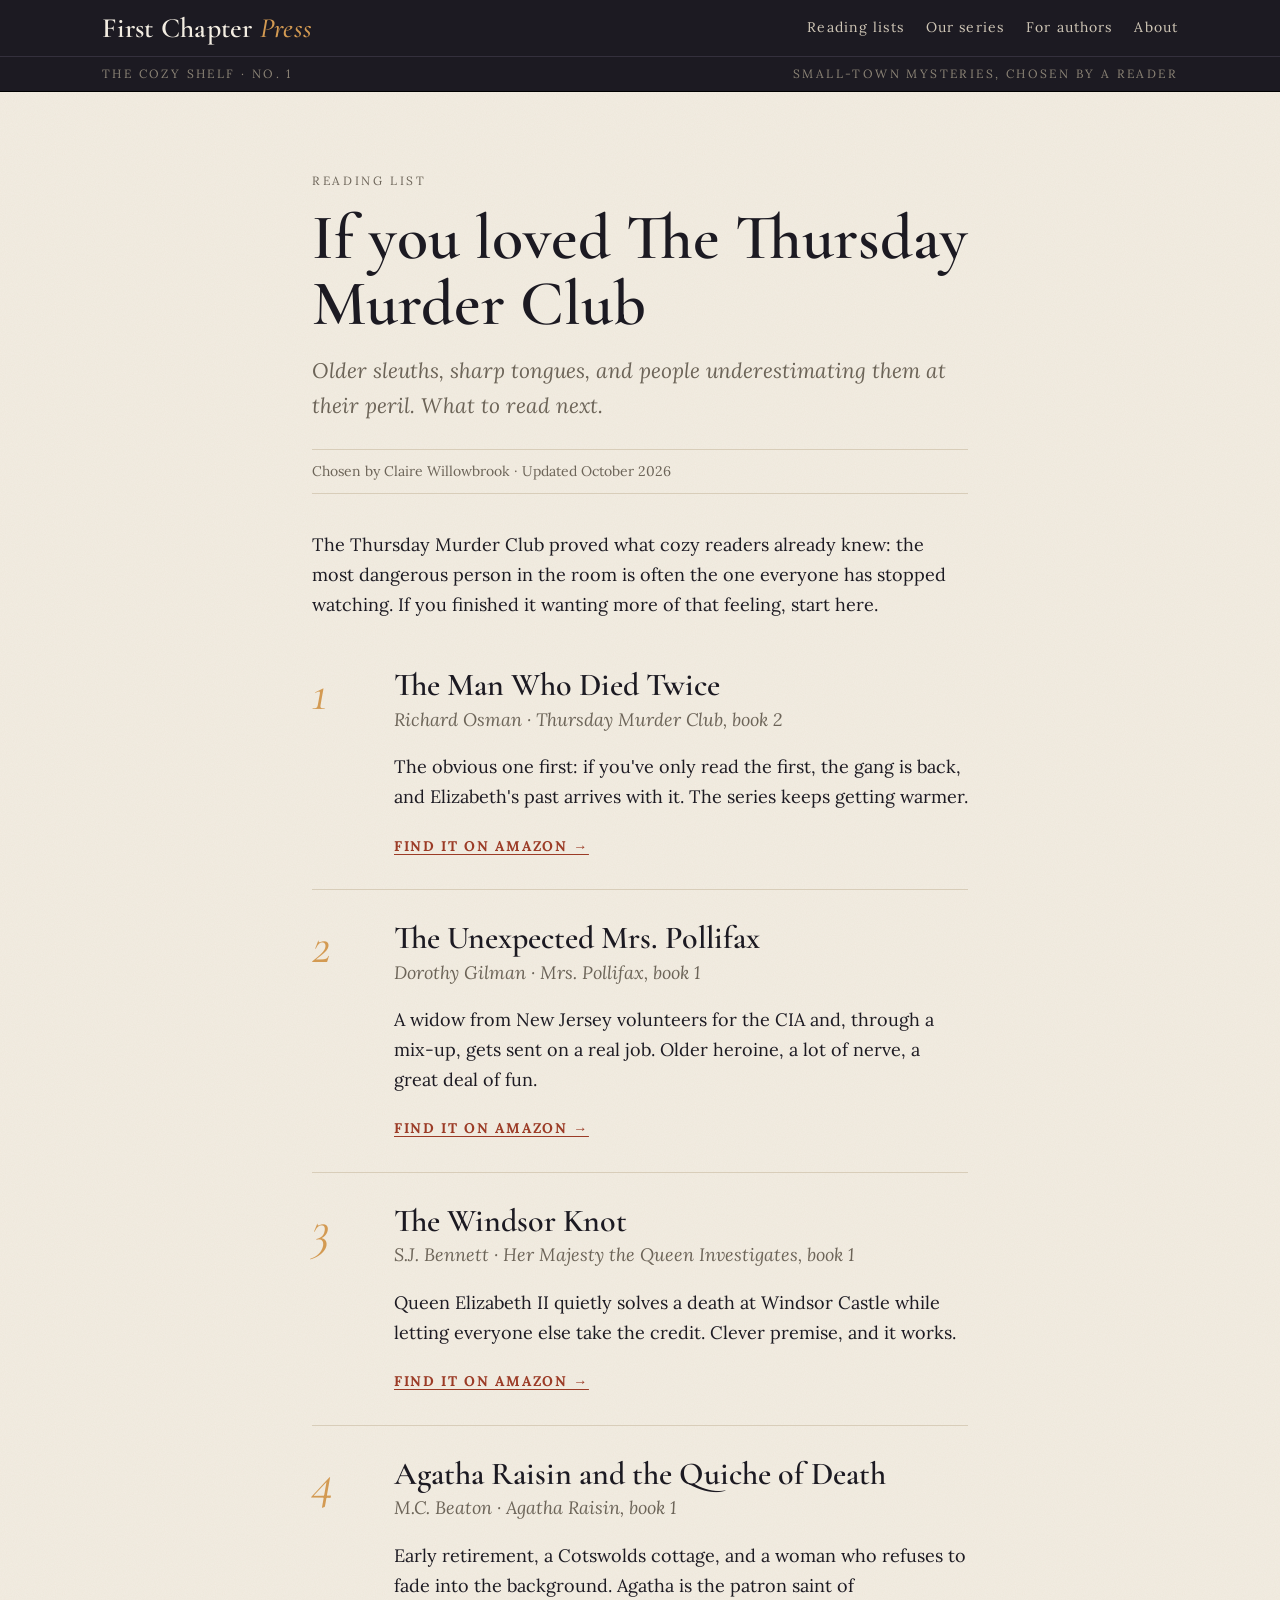
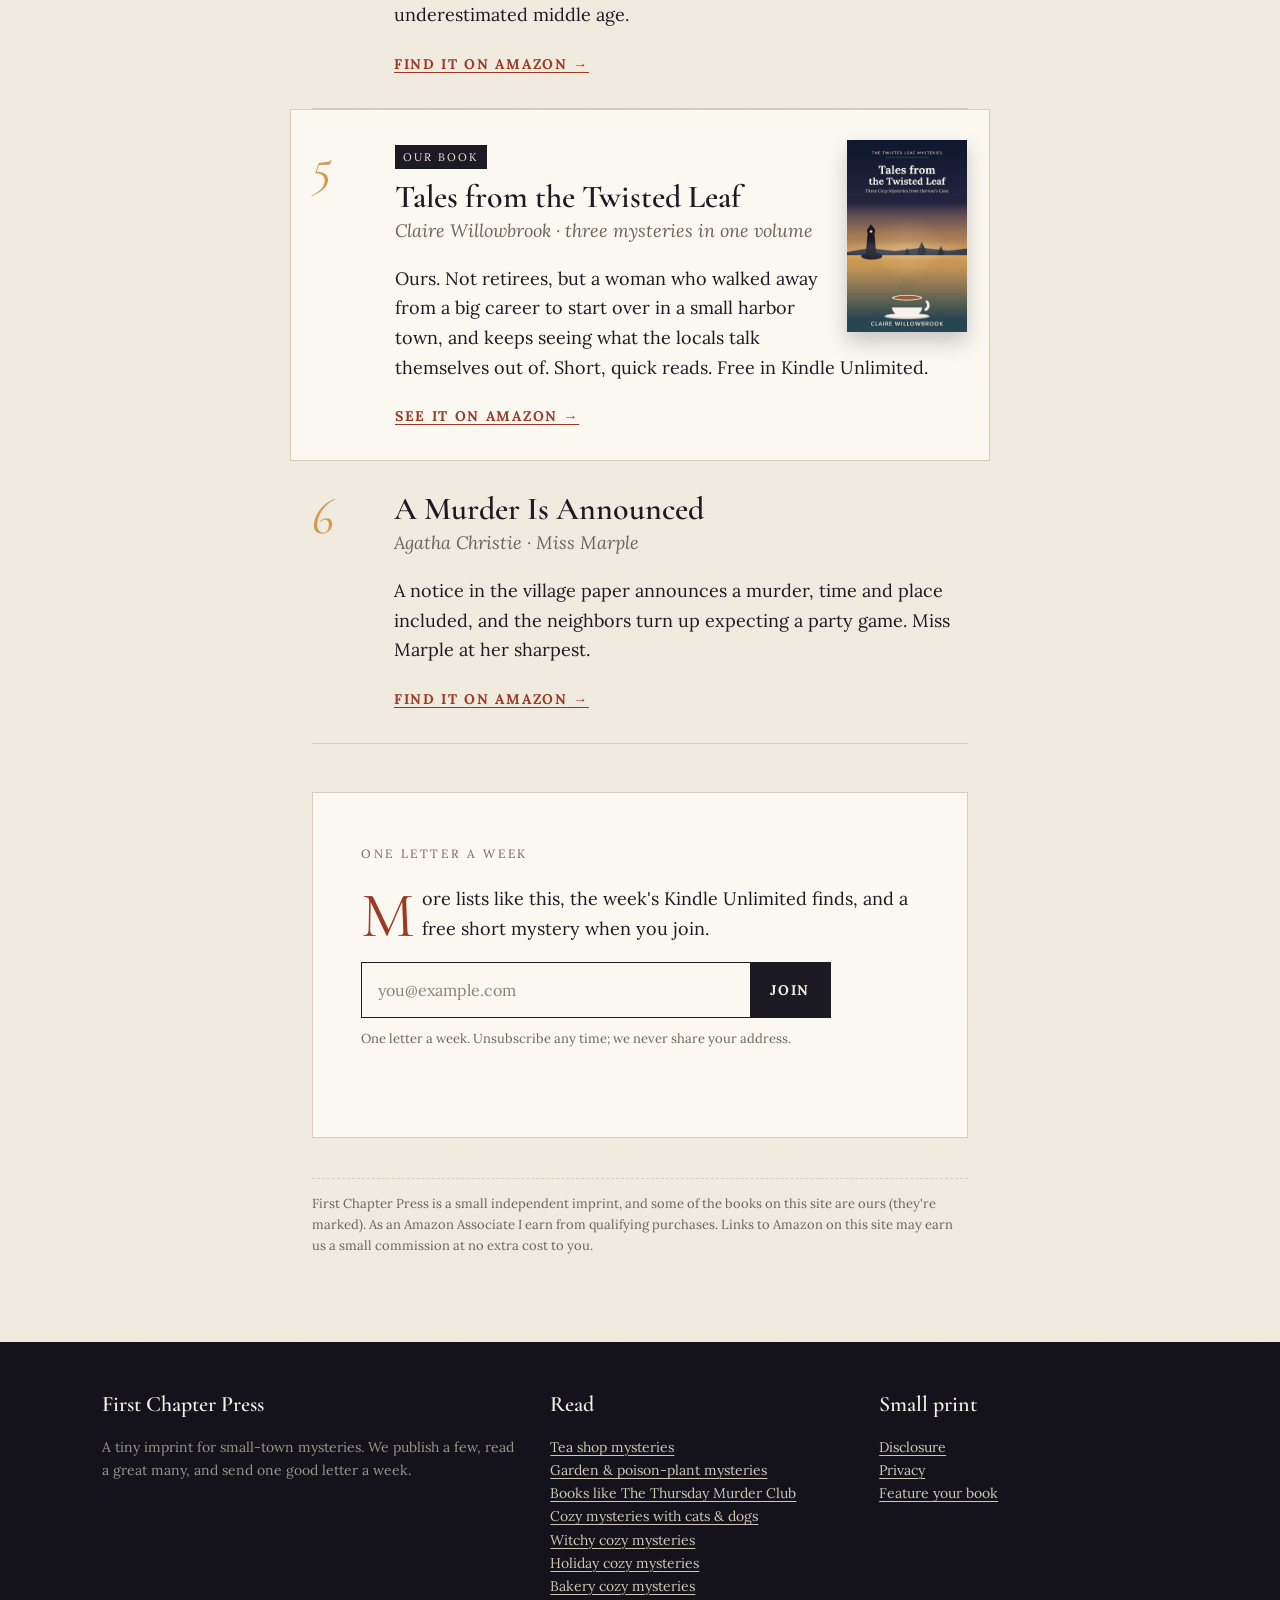
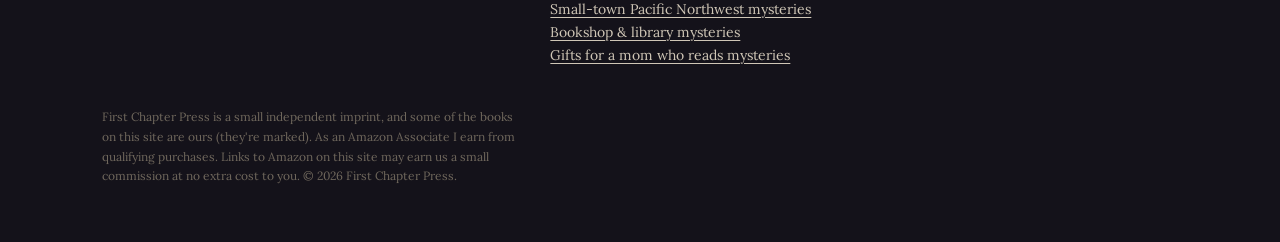
<file: books-like-thursday-murder-club.html>
<!doctype html>
<html lang="en">
<head>
<meta charset="utf-8">
<meta name="viewport" content="width=device-width,initial-scale=1">
<title>If you loved The Thursday Murder Club | First Chapter Press</title>
<meta name="description" content="Older sleuths, sharp tongues, and people underestimating them at their peril. What to read next.">
<link rel="canonical" href="https://firstchapterpress.com/books-like-thursday-murder-club.html">
<meta property="og:title" content="If you loved The Thursday Murder Club | First Chapter Press">
<meta property="og:description" content="Older sleuths, sharp tongues, and people underestimating them at their peril. What to read next.">
<meta property="og:image" content="https://firstchapterpress.com/img/twisted-leaf.jpg">
<meta property="og:type" content="website">
<meta name="twitter:card" content="summary_large_image">
<link rel="icon" href="data:image/svg+xml,%3Csvg xmlns='http://www.w3.org/2000/svg' viewBox='0 0 64 64'%3E%3Crect width='64' height='64' rx='8' fill='%231c1a22'/%3E%3Ctext x='32' y='45' font-family='Georgia' font-size='38' font-style='italic' fill='%23d39a52' text-anchor='middle'%3Ef%3C/text%3E%3C/svg%3E">
<link rel="preconnect" href="https://fonts.googleapis.com"><link rel="preconnect" href="https://fonts.gstatic.com" crossorigin>
<link href="https://fonts.googleapis.com/css2?family=Cormorant+Garamond:ital,wght@0,500;0,600;1,500;1,600&family=Lora:ital,wght@0,400;0,700;1,400&display=swap" rel="stylesheet">
<link rel="stylesheet" href="/style.css">
</head>
<body>
<header class="mast"><div class="wrap">
  <a class="logo" href="/">First Chapter <i>Press</i></a>
  <nav><a href="/#lists">Reading lists</a><a href="/#series">Our series</a><a href="/authors.html">For authors</a><a href="/about.html">About</a></nav>
</div>
<div class="issue"><div class="wrap"><span>The Cozy Shelf &middot; No. 1</span><span>Small-town mysteries, chosen by a reader</span></div></div>
</header>
<section class="article"><div class="narrow">
<span class="kicker">Reading list</span>
<h1>If you loved The Thursday Murder Club</h1>
<p class="dek">Older sleuths, sharp tongues, and people underestimating them at their peril. What to read next.</p>
<div class="byline">Chosen by Claire Willowbrook &middot; Updated October 2026</div>
<p>The Thursday Murder Club proved what cozy readers already knew: the most dangerous person in the room is often the one everyone has stopped watching. If you finished it wanting more of that feeling, start here.</p>
<div class="pick"><div class="n">1</div><div>
<h2>The Man Who Died Twice</h2><p class="who">Richard Osman &middot; Thursday Murder Club, book 2</p><p>The obvious one first: if you've only read the first, the gang is back, and Elizabeth's past arrives with it. The series keeps getting warmer.</p>
<a class="go" href="https://www.amazon.com/s?k=The+Man+Who+Died+Twice+Richard+Osman&i=digital-text&tag=firstchapterp-20" rel="sponsored noopener">Find it on Amazon &rarr;</a></div></div><div class="pick"><div class="n">2</div><div>
<h2>The Unexpected Mrs. Pollifax</h2><p class="who">Dorothy Gilman &middot; Mrs. Pollifax, book 1</p><p>A widow from New Jersey volunteers for the CIA and, through a mix-up, gets sent on a real job. Older heroine, a lot of nerve, a great deal of fun.</p>
<a class="go" href="https://www.amazon.com/s?k=The+Unexpected+Mrs.+Pollifax+Dorothy+Gilman&i=digital-text&tag=firstchapterp-20" rel="sponsored noopener">Find it on Amazon &rarr;</a></div></div><div class="pick"><div class="n">3</div><div>
<h2>The Windsor Knot</h2><p class="who">S.J. Bennett &middot; Her Majesty the Queen Investigates, book 1</p><p>Queen Elizabeth II quietly solves a death at Windsor Castle while letting everyone else take the credit. Clever premise, and it works.</p>
<a class="go" href="https://www.amazon.com/s?k=The+Windsor+Knot+S.J.+Bennett&i=digital-text&tag=firstchapterp-20" rel="sponsored noopener">Find it on Amazon &rarr;</a></div></div><div class="pick"><div class="n">4</div><div>
<h2>Agatha Raisin and the Quiche of Death</h2><p class="who">M.C. Beaton &middot; Agatha Raisin, book 1</p><p>Early retirement, a Cotswolds cottage, and a woman who refuses to fade into the background. Agatha is the patron saint of underestimated middle age.</p>
<a class="go" href="https://www.amazon.com/s?k=Agatha+Raisin+and+the+Quiche+of+Death+M.C.+Beaton&i=digital-text&tag=firstchapterp-20" rel="sponsored noopener">Find it on Amazon &rarr;</a></div></div><div class="pick ours"><div class="n">5</div><div>
<span class="tag">Our book</span>
<a href="https://www.amazon.com/dp/B0H6KGJNWW?tag=firstchapterp-20" rel="sponsored noopener"><img src="/img/twisted-leaf.jpg" alt="Tales from the Twisted Leaf"></a>
<h2>Tales from the Twisted Leaf</h2><p class="who">Claire Willowbrook &middot; three mysteries in one volume</p><p>Ours. Not retirees, but a woman who walked away from a big career to start over in a small harbor town, and keeps seeing what the locals talk themselves out of. Short, quick reads. Free in Kindle Unlimited.</p>
<a class="go" href="https://www.amazon.com/dp/B0H6KGJNWW?tag=firstchapterp-20" rel="sponsored noopener">See it on Amazon &rarr;</a></div></div><div class="pick"><div class="n">6</div><div>
<h2>A Murder Is Announced</h2><p class="who">Agatha Christie &middot; Miss Marple</p><p>A notice in the village paper announces a murder, time and place included, and the neighbors turn up expecting a party game. Miss Marple at her sharpest.</p>
<a class="go" href="https://www.amazon.com/s?k=A+Murder+Is+Announced+Agatha+Christie&i=digital-text&tag=firstchapterp-20" rel="sponsored noopener">Find it on Amazon &rarr;</a></div></div>

<div class="letter" style="margin-top:48px"><span class="kicker">One letter a week</span>
<p>More lists like this, the week's Kindle Unlimited finds, and a free short mystery when you join.</p>
<form class="signup light" data-ml onsubmit="return fcpSubscribe(this)">
  <input type="email" name="email" required placeholder="you@example.com" aria-label="Email address">
  <input type="hidden" name="src" value="books-like-thursday-murder-club">
  <button type="submit">Join</button>
</form>
<p class="fine dark">One letter a week. Unsubscribe any time; we never share your address.</p>
<p class="formmsg" aria-live="polite"></p></div>
<p class="disclose">First Chapter Press is a small independent imprint, and some of the books on this site are ours (they&#x27;re marked). As an Amazon Associate I earn from qualifying purchases. Links to Amazon on this site may earn us a small commission at no extra cost to you.</p>
</div></section>
<footer><div class="wrap">
  <div><h4>First Chapter Press</h4><p>A tiny imprint for small-town mysteries. We publish a few, read a great many, and send one good letter a week.</p></div>
  <div><h4>Read</h4><p><a href="/tea-shop-mysteries.html">Tea shop mysteries</a><br><a href="/garden-mysteries.html">Garden &amp; poison-plant mysteries</a><br><a href="/books-like-thursday-murder-club.html">Books like The Thursday Murder Club</a><br><a href="/cozy-mysteries-with-cats-and-dogs.html">Cozy mysteries with cats &amp; dogs</a><br><a href="/witchy-cozy-mysteries.html">Witchy cozy mysteries</a><br><a href="/holiday-cozy-mysteries.html">Holiday cozy mysteries</a><br><a href="/bakery-cozy-mysteries.html">Bakery cozy mysteries</a><br><a href="/pacific-northwest-cozy-mysteries.html">Small-town Pacific Northwest mysteries</a><br><a href="/bookshop-library-cozy-mysteries.html">Bookshop &amp; library mysteries</a><br><a href="/gifts-for-mom.html">Gifts for a mom who reads mysteries</a></p></div>
  <div><h4>Small print</h4><p><a href="/about.html#disclosure">Disclosure</a><br><a href="/privacy.html">Privacy</a><br><a href="/authors.html">Feature your book</a></p></div>
</div>
<div class="wrap"><p style="margin-top:26px;font-size:12px;color:#6f675c">First Chapter Press is a small independent imprint, and some of the books on this site are ours (they&#x27;re marked). As an Amazon Associate I earn from qualifying purchases. Links to Amazon on this site may earn us a small commission at no extra cost to you. &copy; 2026 First Chapter Press.</p></div>
</footer>
<script>
function fcpSubscribe(f){
  var msg=f.parentNode.querySelector('.formmsg'); var email=f.email.value.trim();
  var url='https://assets.mailerlite.com/jsonp/2493463/forms/201066353182901960/subscribe';
  if(!url){msg.textContent='Sign-ups open in a moment. Please try again shortly.';return false;}
  var b=f.querySelector('button'); b.disabled=true; b.textContent='...';
  var data=new FormData(); data.append('fields[email]',email); data.append('ml-submit','1'); data.append('anticsrf','true');
  fetch(url,{method:'POST',body:data}).then(function(r){return r.json().catch(function(){return {success:r.ok}})})
   .then(function(j){ if(j && j.success!==false){f.style.display='none';msg.innerHTML='<b>Almost there.</b> Check your inbox for a confirmation email and tap the button. Your free story arrives right after. Peek in Promotions if it hides.';} else {msg.textContent='That didn\'t go through. Check the address and try again?';b.disabled=false;b.textContent='Join';} })
   .catch(function(){msg.textContent='That didn\'t go through. Please try again.';b.disabled=false;b.textContent='Join';});
  return false;
}
</script>
</body>
</html>
</file>
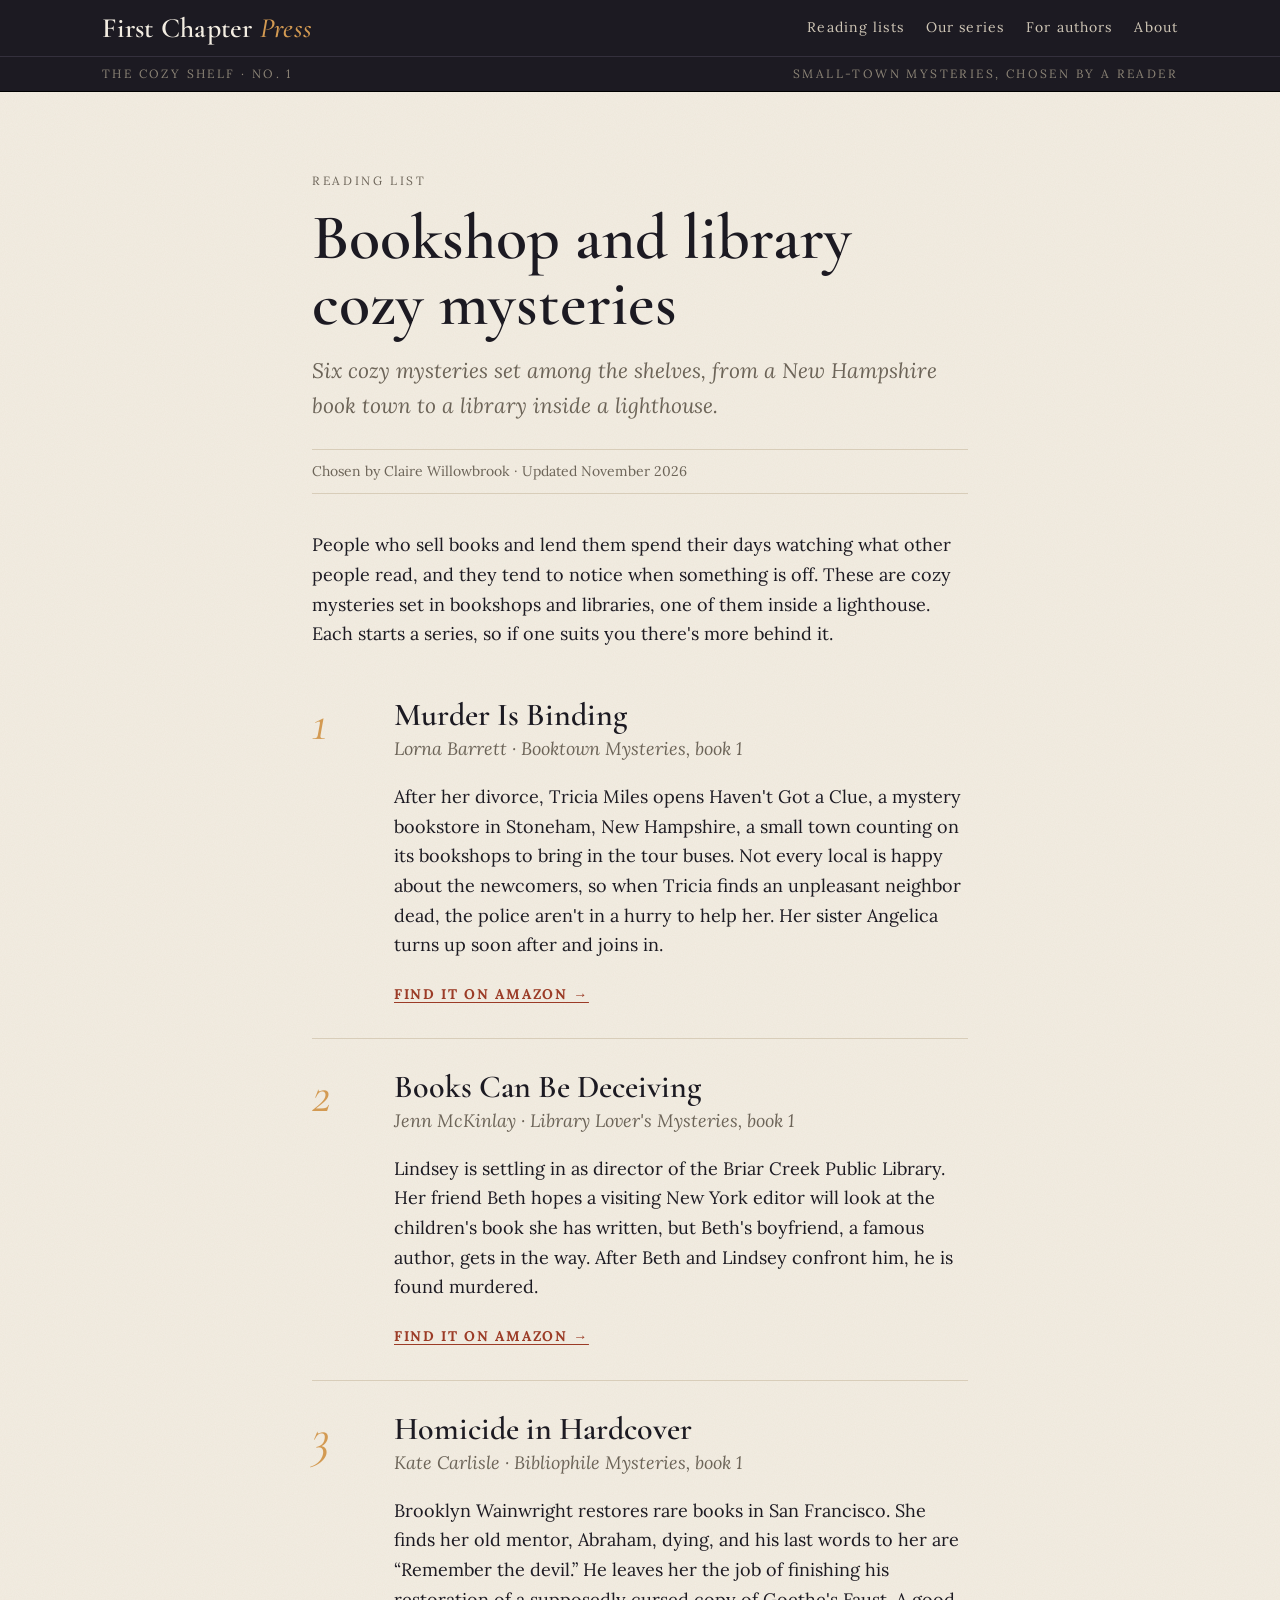
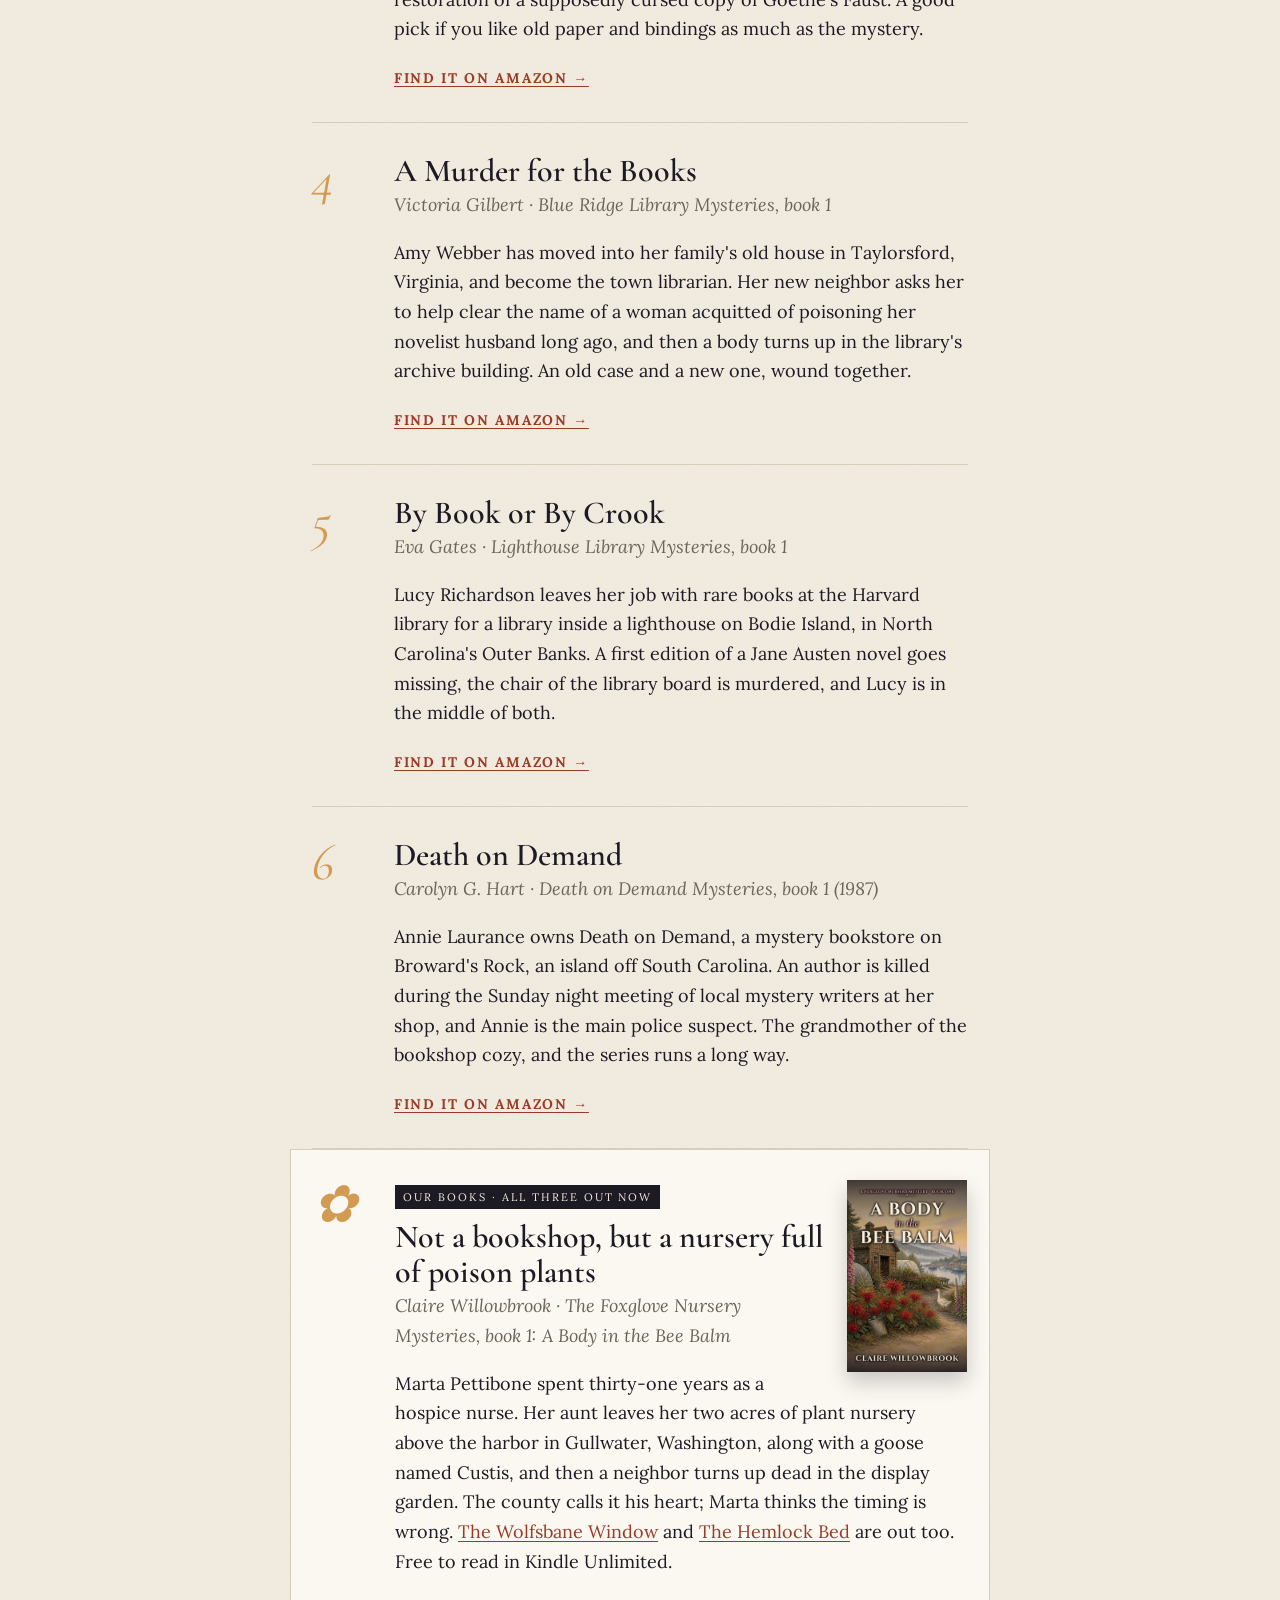
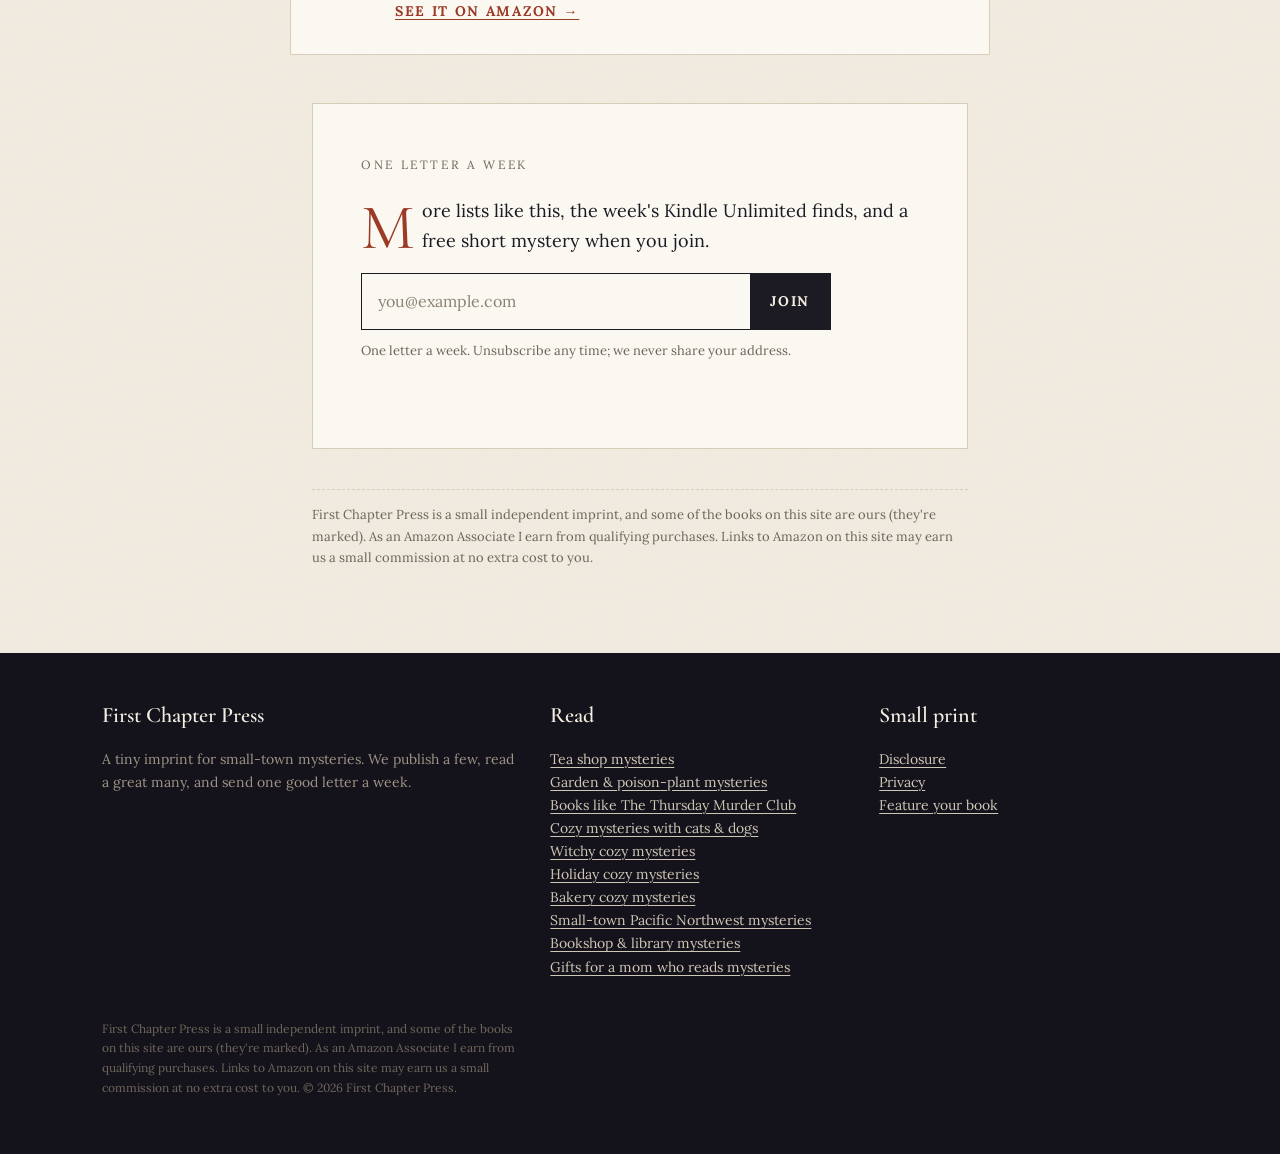
<file: bookshop-library-cozy-mysteries.html>
<!doctype html>
<html lang="en">
<head>
<meta charset="utf-8">
<meta name="viewport" content="width=device-width,initial-scale=1">
<title>Bookshop and library cozy mysteries | First Chapter Press</title>
<meta name="description" content="Six cozy mysteries set among the shelves, from a New Hampshire book town to a library inside a lighthouse.">
<link rel="canonical" href="https://firstchapterpress.com/bookshop-library-cozy-mysteries.html">
<meta property="og:title" content="Bookshop and library cozy mysteries | First Chapter Press">
<meta property="og:description" content="Six cozy mysteries set among the shelves, from a New Hampshire book town to a library inside a lighthouse.">
<meta property="og:image" content="https://firstchapterpress.com/img/bee-balm.jpg">
<meta property="og:type" content="website">
<meta name="twitter:card" content="summary_large_image">
<link rel="icon" href="data:image/svg+xml,%3Csvg xmlns='http://www.w3.org/2000/svg' viewBox='0 0 64 64'%3E%3Crect width='64' height='64' rx='8' fill='%231c1a22'/%3E%3Ctext x='32' y='45' font-family='Georgia' font-size='38' font-style='italic' fill='%23d39a52' text-anchor='middle'%3Ef%3C/text%3E%3C/svg%3E">
<link rel="preconnect" href="https://fonts.googleapis.com"><link rel="preconnect" href="https://fonts.gstatic.com" crossorigin>
<link href="https://fonts.googleapis.com/css2?family=Cormorant+Garamond:ital,wght@0,500;0,600;1,500;1,600&family=Lora:ital,wght@0,400;0,700;1,400&display=swap" rel="stylesheet">
<link rel="stylesheet" href="/style.css">
</head>
<body>
<header class="mast"><div class="wrap">
  <a class="logo" href="/">First Chapter <i>Press</i></a>
  <nav><a href="/#lists">Reading lists</a><a href="/#series">Our series</a><a href="/authors.html">For authors</a><a href="/about.html">About</a></nav>
</div>
<div class="issue"><div class="wrap"><span>The Cozy Shelf &middot; No. 1</span><span>Small-town mysteries, chosen by a reader</span></div></div>
</header>
<section class="article"><div class="narrow">
<span class="kicker">Reading list</span>
<h1>Bookshop and library cozy mysteries</h1>
<p class="dek">Six cozy mysteries set among the shelves, from a New Hampshire book town to a library inside a lighthouse.</p>
<div class="byline">Chosen by Claire Willowbrook &middot; Updated November 2026</div>
<p>People who sell books and lend them spend their days watching what other people read, and they tend to notice when something is off. These are cozy mysteries set in bookshops and libraries, one of them inside a lighthouse. Each starts a series, so if one suits you there's more behind it.</p>
<div class="pick"><div class="n">1</div><div>
<h2>Murder Is Binding</h2><p class="who">Lorna Barrett &middot; Booktown Mysteries, book 1</p><p>After her divorce, Tricia Miles opens Haven't Got a Clue, a mystery bookstore in Stoneham, New Hampshire, a small town counting on its bookshops to bring in the tour buses. Not every local is happy about the newcomers, so when Tricia finds an unpleasant neighbor dead, the police aren't in a hurry to help her. Her sister Angelica turns up soon after and joins in.</p>
<a class="go" href="https://www.amazon.com/s?k=Murder+Is+Binding+Lorna+Barrett&i=digital-text&tag=firstchapterp-20" rel="sponsored noopener">Find it on Amazon &rarr;</a></div></div><div class="pick"><div class="n">2</div><div>
<h2>Books Can Be Deceiving</h2><p class="who">Jenn McKinlay &middot; Library Lover's Mysteries, book 1</p><p>Lindsey is settling in as director of the Briar Creek Public Library. Her friend Beth hopes a visiting New York editor will look at the children's book she has written, but Beth's boyfriend, a famous author, gets in the way. After Beth and Lindsey confront him, he is found murdered.</p>
<a class="go" href="https://www.amazon.com/s?k=Books+Can+Be+Deceiving+Jenn+McKinlay&i=digital-text&tag=firstchapterp-20" rel="sponsored noopener">Find it on Amazon &rarr;</a></div></div><div class="pick"><div class="n">3</div><div>
<h2>Homicide in Hardcover</h2><p class="who">Kate Carlisle &middot; Bibliophile Mysteries, book 1</p><p>Brooklyn Wainwright restores rare books in San Francisco. She finds her old mentor, Abraham, dying, and his last words to her are &ldquo;Remember the devil.&rdquo; He leaves her the job of finishing his restoration of a supposedly cursed copy of Goethe's Faust. A good pick if you like old paper and bindings as much as the mystery.</p>
<a class="go" href="https://www.amazon.com/s?k=Homicide+in+Hardcover+Kate+Carlisle&i=digital-text&tag=firstchapterp-20" rel="sponsored noopener">Find it on Amazon &rarr;</a></div></div><div class="pick"><div class="n">4</div><div>
<h2>A Murder for the Books</h2><p class="who">Victoria Gilbert &middot; Blue Ridge Library Mysteries, book 1</p><p>Amy Webber has moved into her family's old house in Taylorsford, Virginia, and become the town librarian. Her new neighbor asks her to help clear the name of a woman acquitted of poisoning her novelist husband long ago, and then a body turns up in the library's archive building. An old case and a new one, wound together.</p>
<a class="go" href="https://www.amazon.com/s?k=A+Murder+for+the+Books+Victoria+Gilbert&i=digital-text&tag=firstchapterp-20" rel="sponsored noopener">Find it on Amazon &rarr;</a></div></div><div class="pick"><div class="n">5</div><div>
<h2>By Book or By Crook</h2><p class="who">Eva Gates &middot; Lighthouse Library Mysteries, book 1</p><p>Lucy Richardson leaves her job with rare books at the Harvard library for a library inside a lighthouse on Bodie Island, in North Carolina's Outer Banks. A first edition of a Jane Austen novel goes missing, the chair of the library board is murdered, and Lucy is in the middle of both.</p>
<a class="go" href="https://www.amazon.com/s?k=By+Book+or+By+Crook+Eva+Gates&i=digital-text&tag=firstchapterp-20" rel="sponsored noopener">Find it on Amazon &rarr;</a></div></div><div class="pick"><div class="n">6</div><div>
<h2>Death on Demand</h2><p class="who">Carolyn G. Hart &middot; Death on Demand Mysteries, book 1 (1987)</p><p>Annie Laurance owns Death on Demand, a mystery bookstore on Broward's Rock, an island off South Carolina. An author is killed during the Sunday night meeting of local mystery writers at her shop, and Annie is the main police suspect. The grandmother of the bookshop cozy, and the series runs a long way.</p>
<a class="go" href="https://www.amazon.com/s?k=Death+on+Demand+Carolyn+Hart&i=digital-text&tag=firstchapterp-20" rel="sponsored noopener">Find it on Amazon &rarr;</a></div></div>
<div class="pick ours"><div class="n">&#10047;</div><div><span class="tag">Our books &middot; all three out now</span>
<a href="https://www.amazon.com/dp/B0HP7KBPN3?tag=firstchapterp-20" rel="sponsored noopener"><img src="/img/bee-balm.jpg" alt="A Body in the Bee Balm"></a>
<h2>Not a bookshop, but a nursery full of poison plants</h2><p class="who">Claire Willowbrook &middot; The Foxglove Nursery Mysteries, book 1: A Body in the Bee Balm</p>
<p>Marta Pettibone spent thirty-one years as a hospice nurse. Her aunt leaves her two acres of plant nursery above the harbor in Gullwater, Washington, along with a goose named Custis, and then a neighbor turns up dead in the display garden. The county calls it his heart; Marta thinks the timing is wrong. <a href="https://www.amazon.com/dp/B0HPZ6QBWP?tag=firstchapterp-20" rel="sponsored noopener">The Wolfsbane Window</a> and <a href="https://www.amazon.com/dp/B0HDSKDDSM?tag=firstchapterp-20" rel="sponsored noopener">The Hemlock Bed</a> are out too. Free to read in Kindle Unlimited.</p>
<a class="go" href="https://www.amazon.com/dp/B0HP7KBPN3?tag=firstchapterp-20" rel="sponsored noopener">See it on Amazon &rarr;</a></div></div>
<div class="letter" style="margin-top:48px"><span class="kicker">One letter a week</span>
<p>More lists like this, the week's Kindle Unlimited finds, and a free short mystery when you join.</p>
<form class="signup light" data-ml onsubmit="return fcpSubscribe(this)">
  <input type="email" name="email" required placeholder="you@example.com" aria-label="Email address">
  <input type="hidden" name="src" value="bookshop-library-cozy-mysteries">
  <button type="submit">Join</button>
</form>
<p class="fine dark">One letter a week. Unsubscribe any time; we never share your address.</p>
<p class="formmsg" aria-live="polite"></p></div>
<p class="disclose">First Chapter Press is a small independent imprint, and some of the books on this site are ours (they&#x27;re marked). As an Amazon Associate I earn from qualifying purchases. Links to Amazon on this site may earn us a small commission at no extra cost to you.</p>
</div></section>
<footer><div class="wrap">
  <div><h4>First Chapter Press</h4><p>A tiny imprint for small-town mysteries. We publish a few, read a great many, and send one good letter a week.</p></div>
  <div><h4>Read</h4><p><a href="/tea-shop-mysteries.html">Tea shop mysteries</a><br><a href="/garden-mysteries.html">Garden &amp; poison-plant mysteries</a><br><a href="/books-like-thursday-murder-club.html">Books like The Thursday Murder Club</a><br><a href="/cozy-mysteries-with-cats-and-dogs.html">Cozy mysteries with cats &amp; dogs</a><br><a href="/witchy-cozy-mysteries.html">Witchy cozy mysteries</a><br><a href="/holiday-cozy-mysteries.html">Holiday cozy mysteries</a><br><a href="/bakery-cozy-mysteries.html">Bakery cozy mysteries</a><br><a href="/pacific-northwest-cozy-mysteries.html">Small-town Pacific Northwest mysteries</a><br><a href="/bookshop-library-cozy-mysteries.html">Bookshop &amp; library mysteries</a><br><a href="/gifts-for-mom.html">Gifts for a mom who reads mysteries</a></p></div>
  <div><h4>Small print</h4><p><a href="/about.html#disclosure">Disclosure</a><br><a href="/privacy.html">Privacy</a><br><a href="/authors.html">Feature your book</a></p></div>
</div>
<div class="wrap"><p style="margin-top:26px;font-size:12px;color:#6f675c">First Chapter Press is a small independent imprint, and some of the books on this site are ours (they&#x27;re marked). As an Amazon Associate I earn from qualifying purchases. Links to Amazon on this site may earn us a small commission at no extra cost to you. &copy; 2026 First Chapter Press.</p></div>
</footer>
<script>
function fcpSubscribe(f){
  var msg=f.parentNode.querySelector('.formmsg'); var email=f.email.value.trim();
  var url='https://assets.mailerlite.com/jsonp/2493463/forms/201066353182901960/subscribe';
  if(!url){msg.textContent='Sign-ups open in a moment. Please try again shortly.';return false;}
  var b=f.querySelector('button'); b.disabled=true; b.textContent='...';
  var data=new FormData(); data.append('fields[email]',email); data.append('ml-submit','1'); data.append('anticsrf','true');
  fetch(url,{method:'POST',body:data}).then(function(r){return r.json().catch(function(){return {success:r.ok}})})
   .then(function(j){ if(j && j.success!==false){f.style.display='none';msg.innerHTML='<b>Almost there.</b> Check your inbox for a confirmation email and tap the button. Your free story arrives right after. Peek in Promotions if it hides.';} else {msg.textContent='That didn\'t go through. Check the address and try again?';b.disabled=false;b.textContent='Join';} })
   .catch(function(){msg.textContent='That didn\'t go through. Please try again.';b.disabled=false;b.textContent='Join';});
  return false;
}
</script>
</body>
</html>
</file>
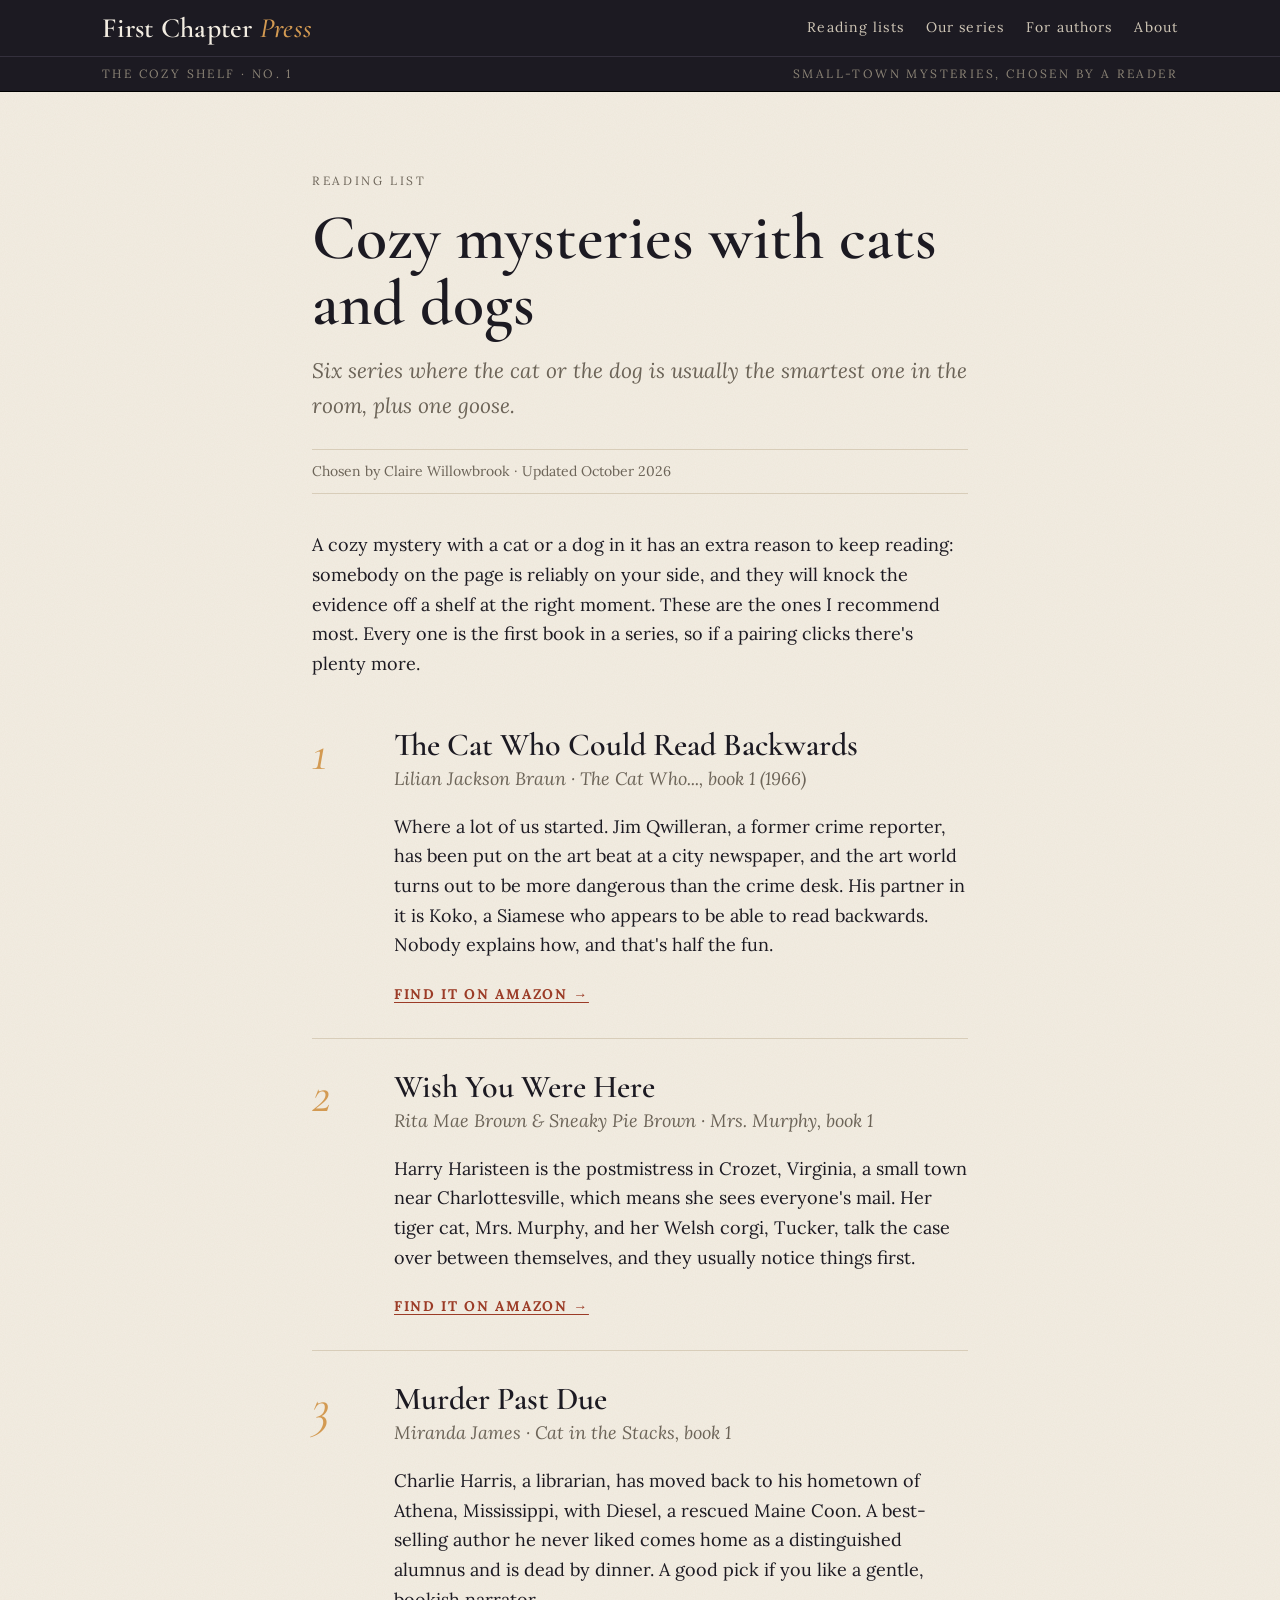
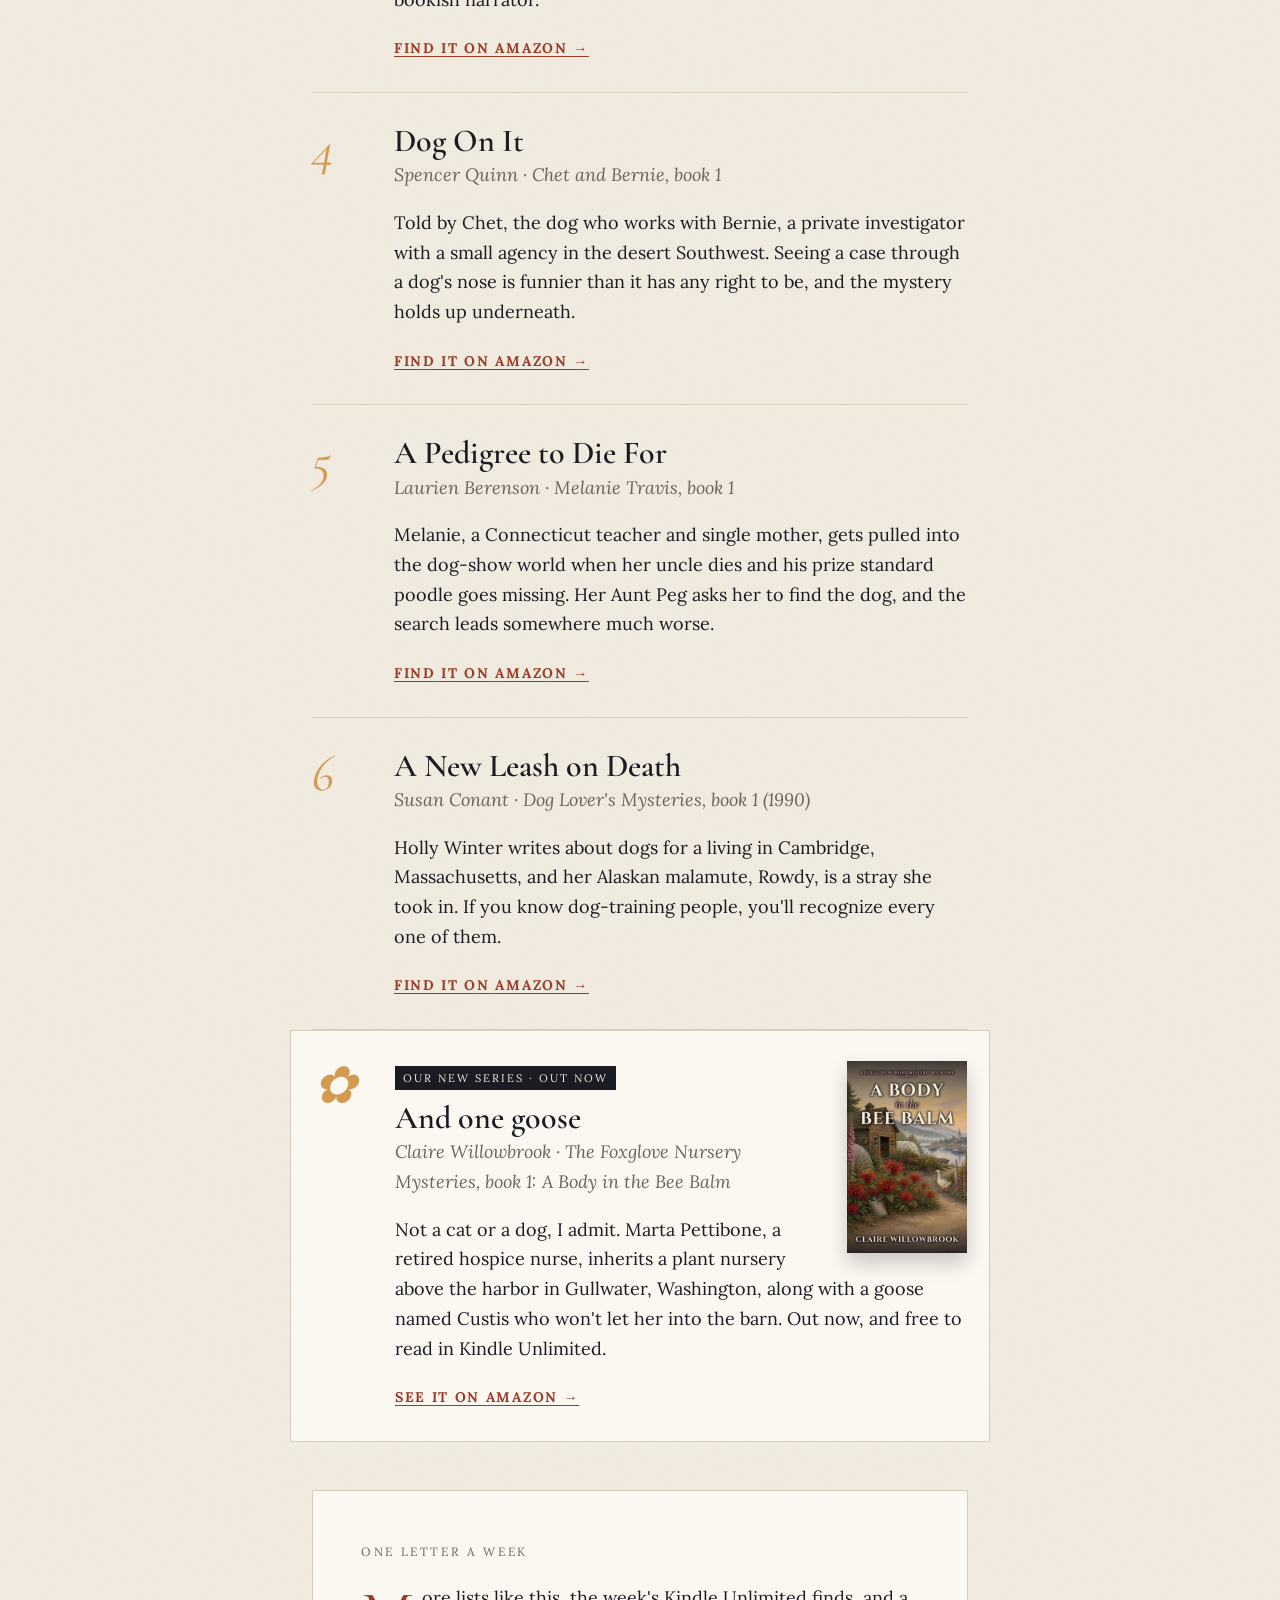
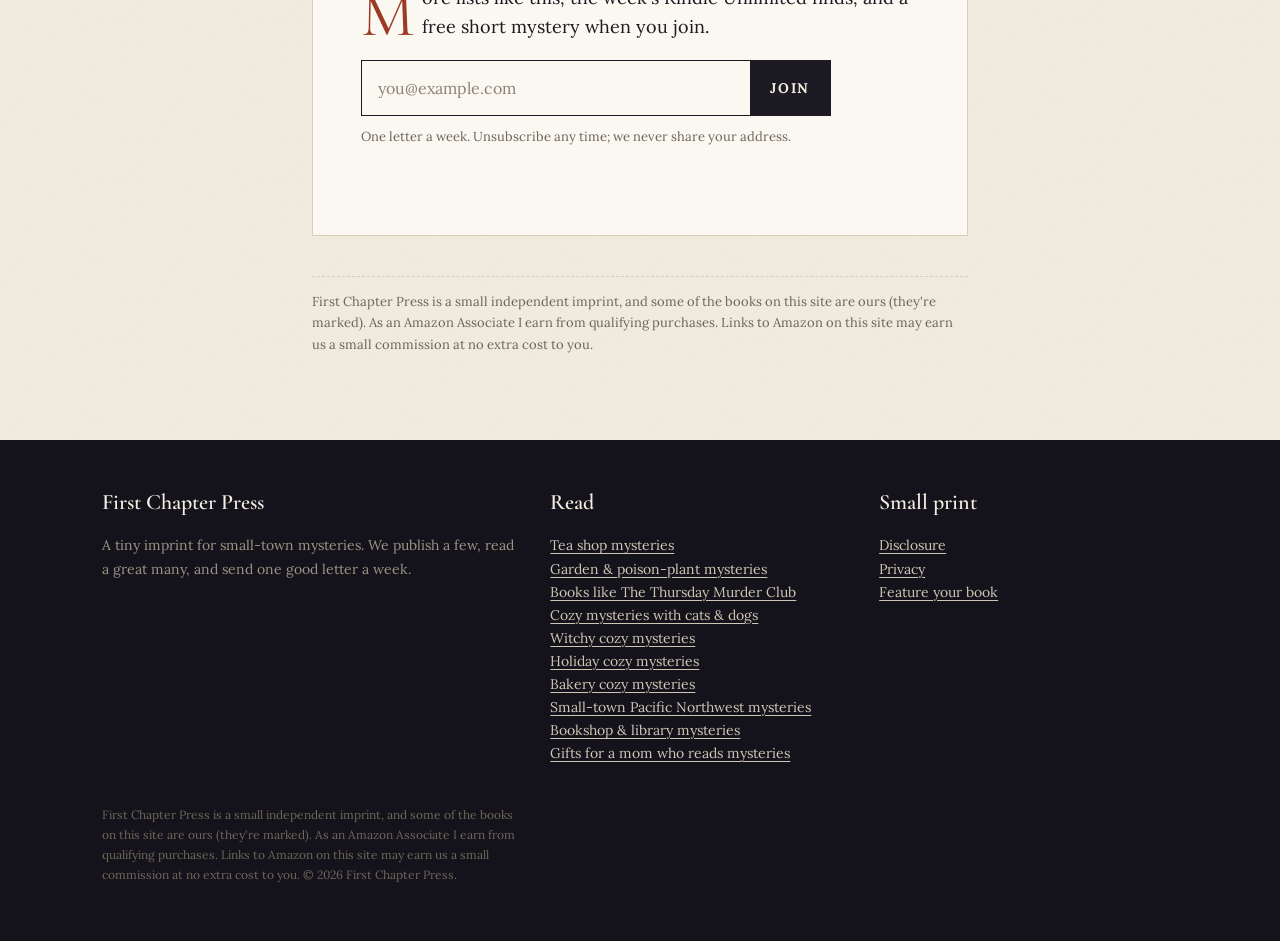
<file: cozy-mysteries-with-cats-and-dogs.html>
<!doctype html>
<html lang="en">
<head>
<meta charset="utf-8">
<meta name="viewport" content="width=device-width,initial-scale=1">
<title>Cozy mysteries with cats and dogs | First Chapter Press</title>
<meta name="description" content="Six series where the cat or the dog is usually the smartest one in the room, plus one goose.">
<link rel="canonical" href="https://firstchapterpress.com/cozy-mysteries-with-cats-and-dogs.html">
<meta property="og:title" content="Cozy mysteries with cats and dogs | First Chapter Press">
<meta property="og:description" content="Six series where the cat or the dog is usually the smartest one in the room, plus one goose.">
<meta property="og:image" content="https://firstchapterpress.com/img/bee-balm.jpg">
<meta property="og:type" content="website">
<meta name="twitter:card" content="summary_large_image">
<link rel="icon" href="data:image/svg+xml,%3Csvg xmlns='http://www.w3.org/2000/svg' viewBox='0 0 64 64'%3E%3Crect width='64' height='64' rx='8' fill='%231c1a22'/%3E%3Ctext x='32' y='45' font-family='Georgia' font-size='38' font-style='italic' fill='%23d39a52' text-anchor='middle'%3Ef%3C/text%3E%3C/svg%3E">
<link rel="preconnect" href="https://fonts.googleapis.com"><link rel="preconnect" href="https://fonts.gstatic.com" crossorigin>
<link href="https://fonts.googleapis.com/css2?family=Cormorant+Garamond:ital,wght@0,500;0,600;1,500;1,600&family=Lora:ital,wght@0,400;0,700;1,400&display=swap" rel="stylesheet">
<link rel="stylesheet" href="/style.css">
</head>
<body>
<header class="mast"><div class="wrap">
  <a class="logo" href="/">First Chapter <i>Press</i></a>
  <nav><a href="/#lists">Reading lists</a><a href="/#series">Our series</a><a href="/authors.html">For authors</a><a href="/about.html">About</a></nav>
</div>
<div class="issue"><div class="wrap"><span>The Cozy Shelf &middot; No. 1</span><span>Small-town mysteries, chosen by a reader</span></div></div>
</header>
<section class="article"><div class="narrow">
<span class="kicker">Reading list</span>
<h1>Cozy mysteries with cats and dogs</h1>
<p class="dek">Six series where the cat or the dog is usually the smartest one in the room, plus one goose.</p>
<div class="byline">Chosen by Claire Willowbrook &middot; Updated October 2026</div>
<p>A cozy mystery with a cat or a dog in it has an extra reason to keep reading: somebody on the page is reliably on your side, and they will knock the evidence off a shelf at the right moment. These are the ones I recommend most. Every one is the first book in a series, so if a pairing clicks there's plenty more.</p>
<div class="pick"><div class="n">1</div><div>
<h2>The Cat Who Could Read Backwards</h2><p class="who">Lilian Jackson Braun &middot; The Cat Who..., book 1 (1966)</p><p>Where a lot of us started. Jim Qwilleran, a former crime reporter, has been put on the art beat at a city newspaper, and the art world turns out to be more dangerous than the crime desk. His partner in it is Koko, a Siamese who appears to be able to read backwards. Nobody explains how, and that's half the fun.</p>
<a class="go" href="https://www.amazon.com/s?k=The+Cat+Who+Could+Read+Backwards+Lilian+Jackson+Braun&i=digital-text&tag=firstchapterp-20" rel="sponsored noopener">Find it on Amazon &rarr;</a></div></div><div class="pick"><div class="n">2</div><div>
<h2>Wish You Were Here</h2><p class="who">Rita Mae Brown &amp; Sneaky Pie Brown &middot; Mrs. Murphy, book 1</p><p>Harry Haristeen is the postmistress in Crozet, Virginia, a small town near Charlottesville, which means she sees everyone's mail. Her tiger cat, Mrs. Murphy, and her Welsh corgi, Tucker, talk the case over between themselves, and they usually notice things first.</p>
<a class="go" href="https://www.amazon.com/s?k=Wish+You+Were+Here+Rita+Mae+Brown&i=digital-text&tag=firstchapterp-20" rel="sponsored noopener">Find it on Amazon &rarr;</a></div></div><div class="pick"><div class="n">3</div><div>
<h2>Murder Past Due</h2><p class="who">Miranda James &middot; Cat in the Stacks, book 1</p><p>Charlie Harris, a librarian, has moved back to his hometown of Athena, Mississippi, with Diesel, a rescued Maine Coon. A best-selling author he never liked comes home as a distinguished alumnus and is dead by dinner. A good pick if you like a gentle, bookish narrator.</p>
<a class="go" href="https://www.amazon.com/s?k=Murder+Past+Due+Miranda+James&i=digital-text&tag=firstchapterp-20" rel="sponsored noopener">Find it on Amazon &rarr;</a></div></div><div class="pick"><div class="n">4</div><div>
<h2>Dog On It</h2><p class="who">Spencer Quinn &middot; Chet and Bernie, book 1</p><p>Told by Chet, the dog who works with Bernie, a private investigator with a small agency in the desert Southwest. Seeing a case through a dog's nose is funnier than it has any right to be, and the mystery holds up underneath.</p>
<a class="go" href="https://www.amazon.com/s?k=Dog+On+It+Spencer+Quinn&i=digital-text&tag=firstchapterp-20" rel="sponsored noopener">Find it on Amazon &rarr;</a></div></div><div class="pick"><div class="n">5</div><div>
<h2>A Pedigree to Die For</h2><p class="who">Laurien Berenson &middot; Melanie Travis, book 1</p><p>Melanie, a Connecticut teacher and single mother, gets pulled into the dog-show world when her uncle dies and his prize standard poodle goes missing. Her Aunt Peg asks her to find the dog, and the search leads somewhere much worse.</p>
<a class="go" href="https://www.amazon.com/s?k=A+Pedigree+to+Die+For+Laurien+Berenson&i=digital-text&tag=firstchapterp-20" rel="sponsored noopener">Find it on Amazon &rarr;</a></div></div><div class="pick"><div class="n">6</div><div>
<h2>A New Leash on Death</h2><p class="who">Susan Conant &middot; Dog Lover's Mysteries, book 1 (1990)</p><p>Holly Winter writes about dogs for a living in Cambridge, Massachusetts, and her Alaskan malamute, Rowdy, is a stray she took in. If you know dog-training people, you'll recognize every one of them.</p>
<a class="go" href="https://www.amazon.com/s?k=A+New+Leash+on+Death+Susan+Conant&i=digital-text&tag=firstchapterp-20" rel="sponsored noopener">Find it on Amazon &rarr;</a></div></div>
<div class="pick ours"><div class="n">&#10047;</div><div><span class="tag">Our new series &middot; out now</span>
<a href="https://www.amazon.com/dp/B0HP7KBPN3?tag=firstchapterp-20" rel="sponsored noopener"><img src="/img/bee-balm.jpg" alt="A Body in the Bee Balm"></a>
<h2>And one goose</h2><p class="who">Claire Willowbrook &middot; The Foxglove Nursery Mysteries, book 1: A Body in the Bee Balm</p>
<p>Not a cat or a dog, I admit. Marta Pettibone, a retired hospice nurse, inherits a plant nursery above the harbor in Gullwater, Washington, along with a goose named Custis who won't let her into the barn. Out now, and free to read in Kindle Unlimited.</p>
<a class="go" href="https://www.amazon.com/dp/B0HP7KBPN3?tag=firstchapterp-20" rel="sponsored noopener">See it on Amazon &rarr;</a></div></div>
<div class="letter" style="margin-top:48px"><span class="kicker">One letter a week</span>
<p>More lists like this, the week's Kindle Unlimited finds, and a free short mystery when you join.</p>
<form class="signup light" data-ml onsubmit="return fcpSubscribe(this)">
  <input type="email" name="email" required placeholder="you@example.com" aria-label="Email address">
  <input type="hidden" name="src" value="cozy-mysteries-with-cats-and-dogs">
  <button type="submit">Join</button>
</form>
<p class="fine dark">One letter a week. Unsubscribe any time; we never share your address.</p>
<p class="formmsg" aria-live="polite"></p></div>
<p class="disclose">First Chapter Press is a small independent imprint, and some of the books on this site are ours (they&#x27;re marked). As an Amazon Associate I earn from qualifying purchases. Links to Amazon on this site may earn us a small commission at no extra cost to you.</p>
</div></section>
<footer><div class="wrap">
  <div><h4>First Chapter Press</h4><p>A tiny imprint for small-town mysteries. We publish a few, read a great many, and send one good letter a week.</p></div>
  <div><h4>Read</h4><p><a href="/tea-shop-mysteries.html">Tea shop mysteries</a><br><a href="/garden-mysteries.html">Garden &amp; poison-plant mysteries</a><br><a href="/books-like-thursday-murder-club.html">Books like The Thursday Murder Club</a><br><a href="/cozy-mysteries-with-cats-and-dogs.html">Cozy mysteries with cats &amp; dogs</a><br><a href="/witchy-cozy-mysteries.html">Witchy cozy mysteries</a><br><a href="/holiday-cozy-mysteries.html">Holiday cozy mysteries</a><br><a href="/bakery-cozy-mysteries.html">Bakery cozy mysteries</a><br><a href="/pacific-northwest-cozy-mysteries.html">Small-town Pacific Northwest mysteries</a><br><a href="/bookshop-library-cozy-mysteries.html">Bookshop &amp; library mysteries</a><br><a href="/gifts-for-mom.html">Gifts for a mom who reads mysteries</a></p></div>
  <div><h4>Small print</h4><p><a href="/about.html#disclosure">Disclosure</a><br><a href="/privacy.html">Privacy</a><br><a href="/authors.html">Feature your book</a></p></div>
</div>
<div class="wrap"><p style="margin-top:26px;font-size:12px;color:#6f675c">First Chapter Press is a small independent imprint, and some of the books on this site are ours (they&#x27;re marked). As an Amazon Associate I earn from qualifying purchases. Links to Amazon on this site may earn us a small commission at no extra cost to you. &copy; 2026 First Chapter Press.</p></div>
</footer>
<script>
function fcpSubscribe(f){
  var msg=f.parentNode.querySelector('.formmsg'); var email=f.email.value.trim();
  var url='https://assets.mailerlite.com/jsonp/2493463/forms/201066353182901960/subscribe';
  if(!url){msg.textContent='Sign-ups open in a moment. Please try again shortly.';return false;}
  var b=f.querySelector('button'); b.disabled=true; b.textContent='...';
  var data=new FormData(); data.append('fields[email]',email); data.append('ml-submit','1'); data.append('anticsrf','true');
  fetch(url,{method:'POST',body:data}).then(function(r){return r.json().catch(function(){return {success:r.ok}})})
   .then(function(j){ if(j && j.success!==false){f.style.display='none';msg.innerHTML='<b>Almost there.</b> Check your inbox for a confirmation email and tap the button. Your free story arrives right after. Peek in Promotions if it hides.';} else {msg.textContent='That didn\'t go through. Check the address and try again?';b.disabled=false;b.textContent='Join';} })
   .catch(function(){msg.textContent='That didn\'t go through. Please try again.';b.disabled=false;b.textContent='Join';});
  return false;
}
</script>
</body>
</html>
</file>
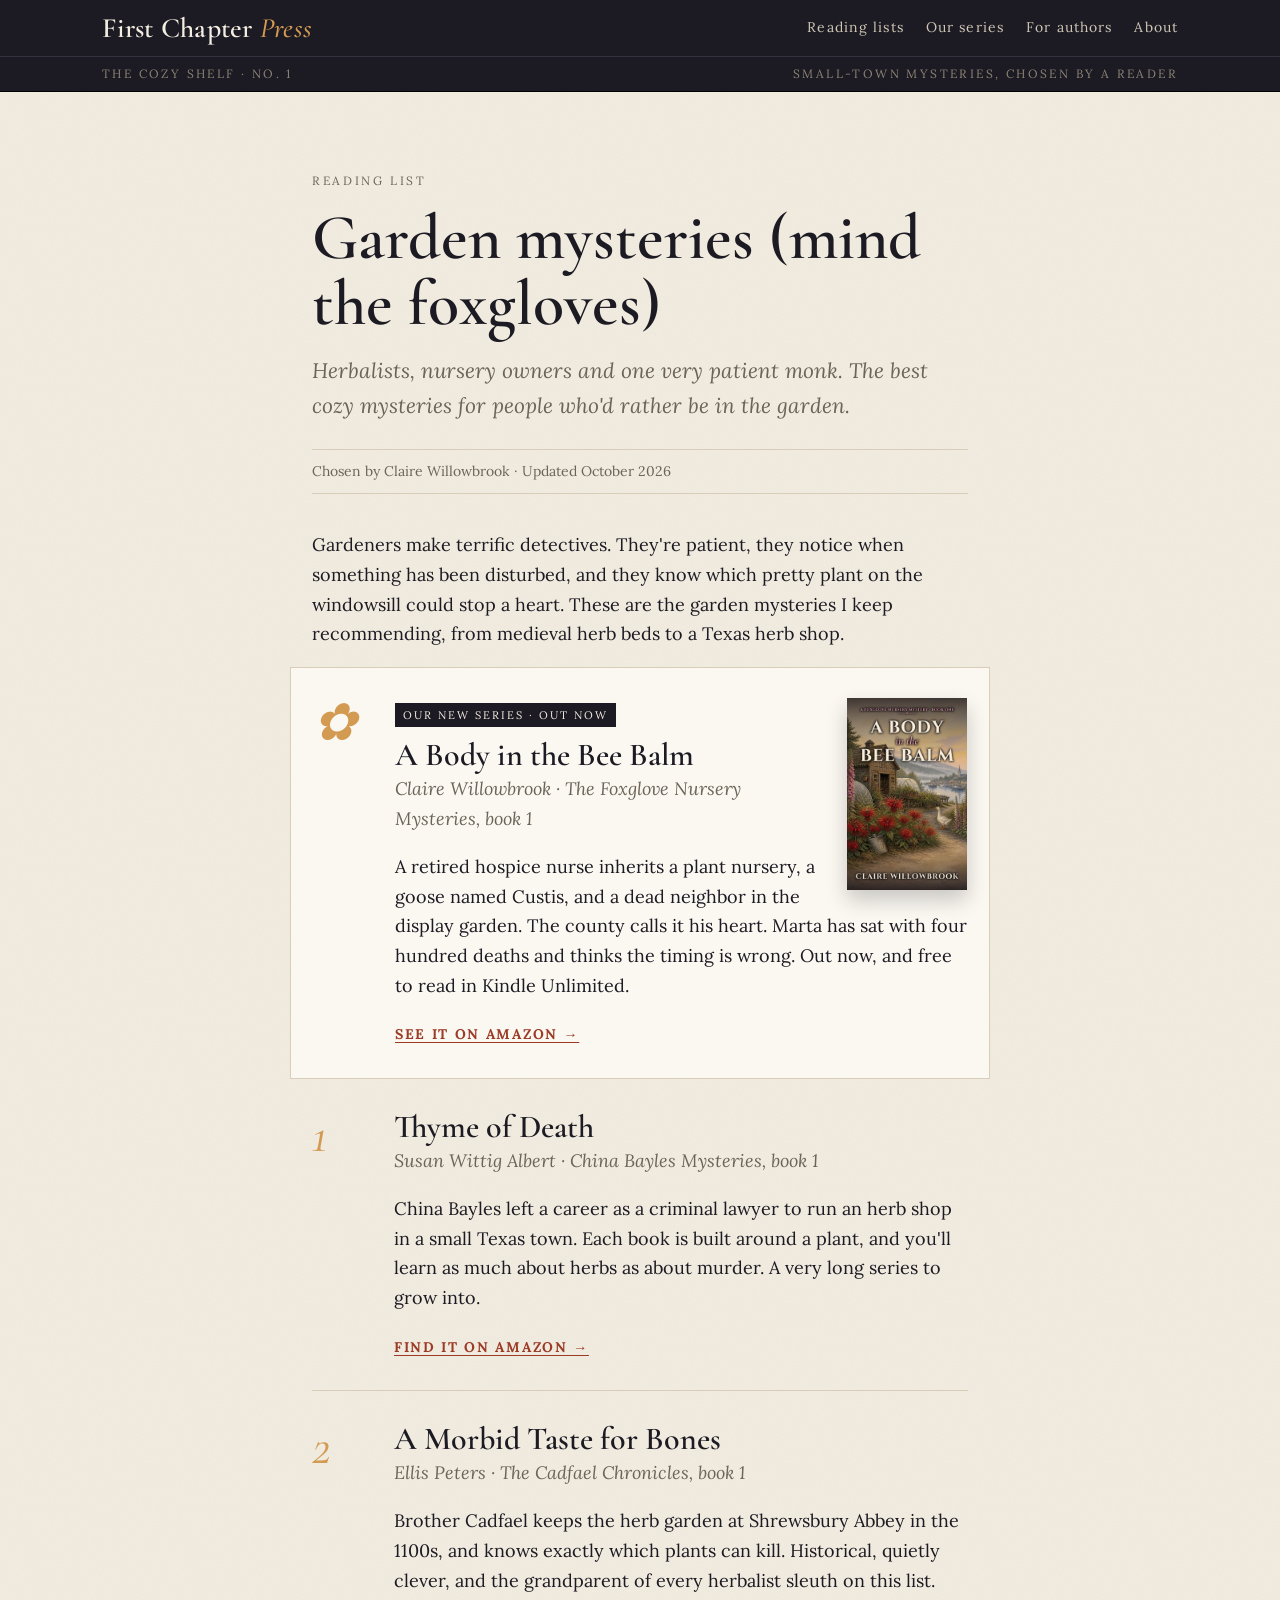
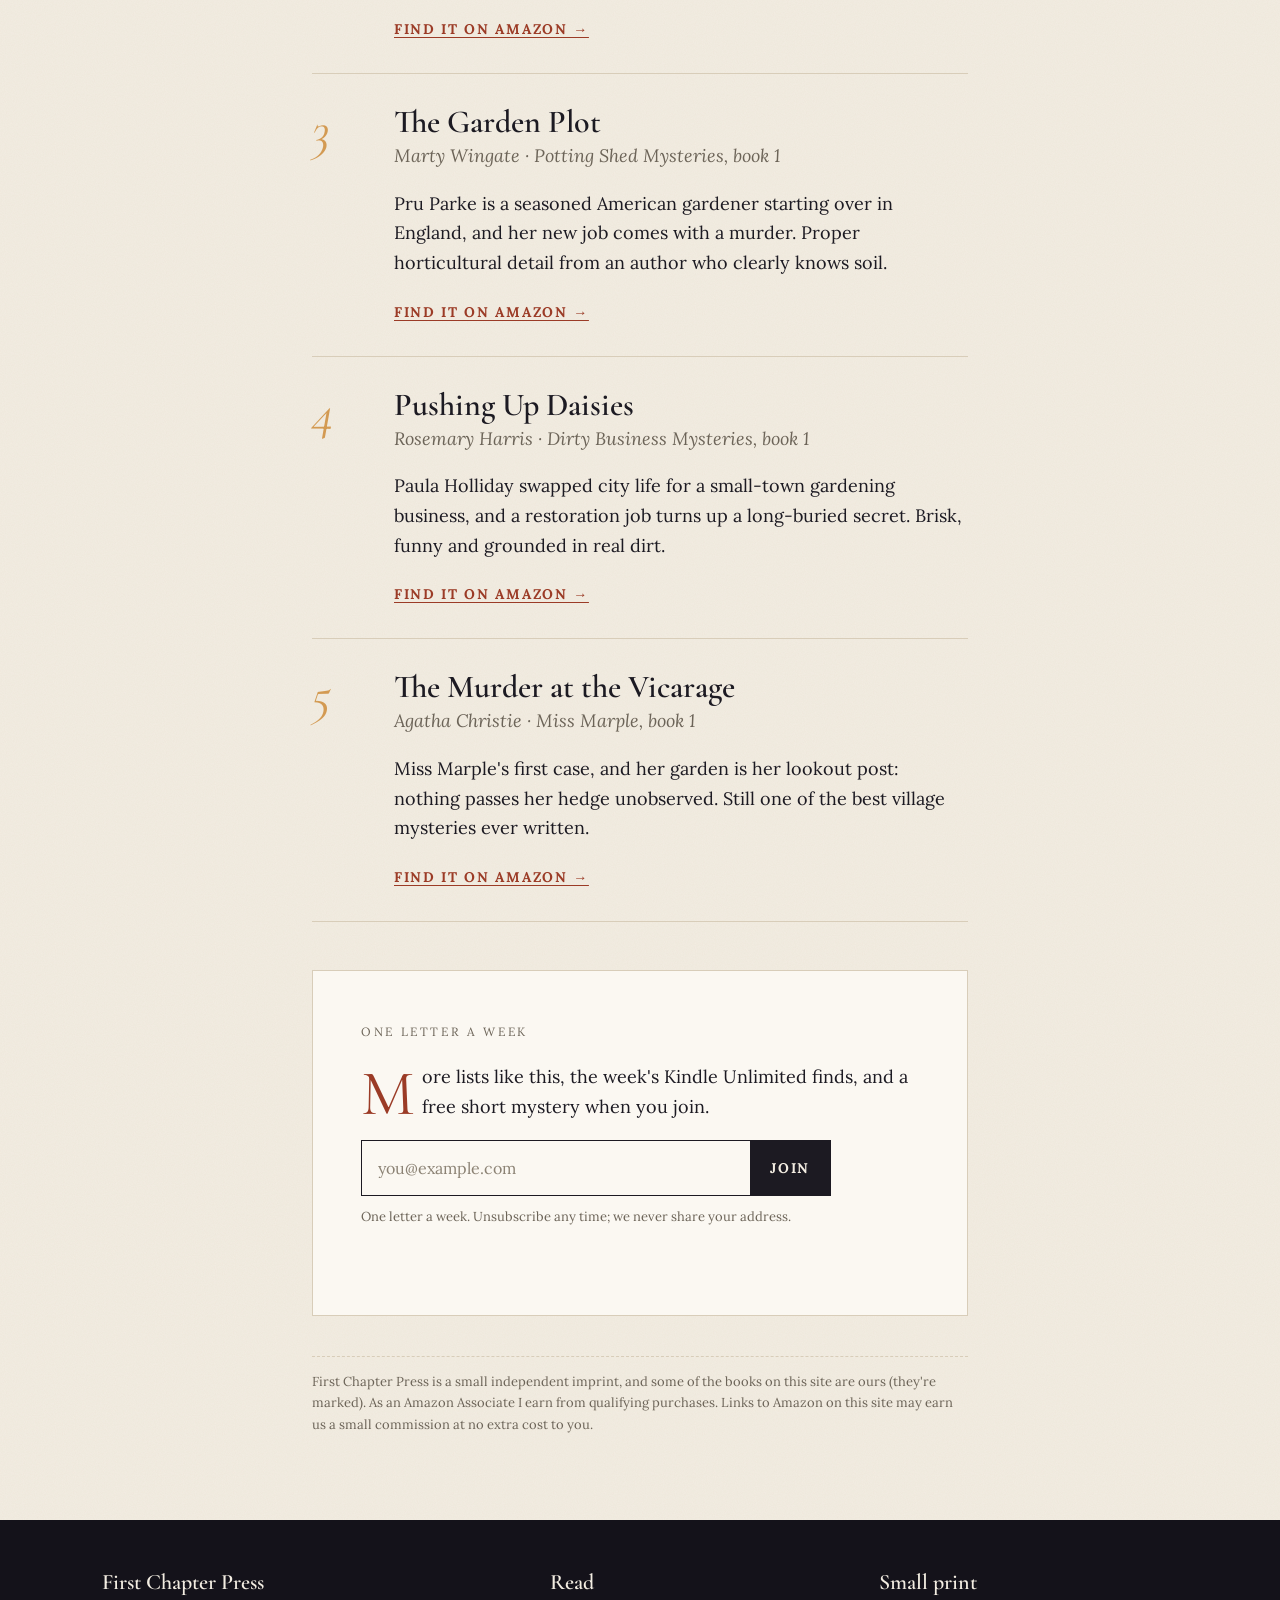
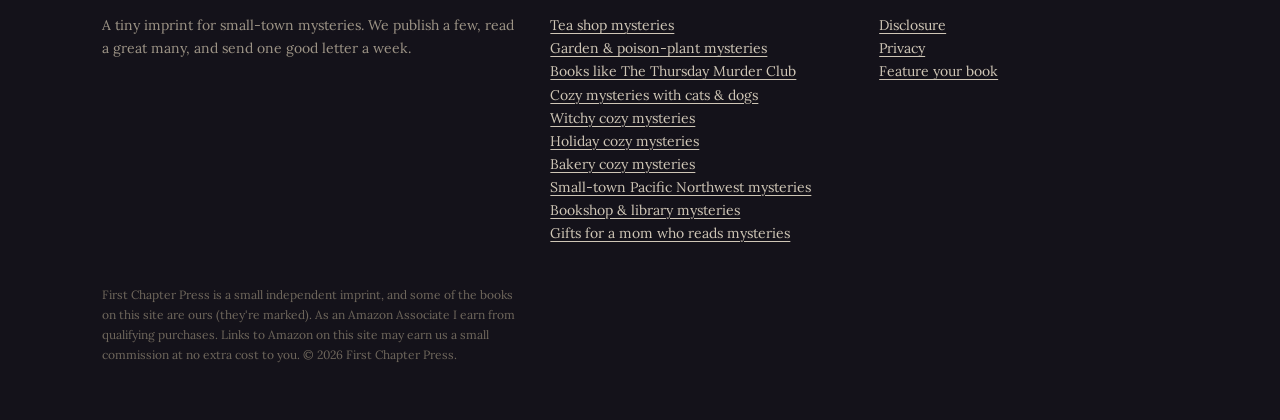
<file: garden-mysteries.html>
<!doctype html>
<html lang="en">
<head>
<meta charset="utf-8">
<meta name="viewport" content="width=device-width,initial-scale=1">
<title>Garden mysteries (mind the foxgloves) | First Chapter Press</title>
<meta name="description" content="Herbalists, nursery owners and one very patient monk. The best cozy mysteries for people who&#x27;d rather be in the garden.">
<link rel="canonical" href="https://firstchapterpress.com/garden-mysteries.html">
<meta property="og:title" content="Garden mysteries (mind the foxgloves) | First Chapter Press">
<meta property="og:description" content="Herbalists, nursery owners and one very patient monk. The best cozy mysteries for people who&#x27;d rather be in the garden.">
<meta property="og:image" content="https://firstchapterpress.com/img/bee-balm.jpg">
<meta property="og:type" content="website">
<meta name="twitter:card" content="summary_large_image">
<link rel="icon" href="data:image/svg+xml,%3Csvg xmlns='http://www.w3.org/2000/svg' viewBox='0 0 64 64'%3E%3Crect width='64' height='64' rx='8' fill='%231c1a22'/%3E%3Ctext x='32' y='45' font-family='Georgia' font-size='38' font-style='italic' fill='%23d39a52' text-anchor='middle'%3Ef%3C/text%3E%3C/svg%3E">
<link rel="preconnect" href="https://fonts.googleapis.com"><link rel="preconnect" href="https://fonts.gstatic.com" crossorigin>
<link href="https://fonts.googleapis.com/css2?family=Cormorant+Garamond:ital,wght@0,500;0,600;1,500;1,600&family=Lora:ital,wght@0,400;0,700;1,400&display=swap" rel="stylesheet">
<link rel="stylesheet" href="/style.css">
</head>
<body>
<header class="mast"><div class="wrap">
  <a class="logo" href="/">First Chapter <i>Press</i></a>
  <nav><a href="/#lists">Reading lists</a><a href="/#series">Our series</a><a href="/authors.html">For authors</a><a href="/about.html">About</a></nav>
</div>
<div class="issue"><div class="wrap"><span>The Cozy Shelf &middot; No. 1</span><span>Small-town mysteries, chosen by a reader</span></div></div>
</header>
<section class="article"><div class="narrow">
<span class="kicker">Reading list</span>
<h1>Garden mysteries (mind the foxgloves)</h1>
<p class="dek">Herbalists, nursery owners and one very patient monk. The best cozy mysteries for people who'd rather be in the garden.</p>
<div class="byline">Chosen by Claire Willowbrook &middot; Updated October 2026</div>
<p>Gardeners make terrific detectives. They're patient, they notice when something has been disturbed, and they know which pretty plant on the windowsill could stop a heart. These are the garden mysteries I keep recommending, from medieval herb beds to a Texas herb shop.</p>
<div class="pick ours"><div class="n">&#10047;</div><div><span class="tag">Our new series &middot; out now</span>
<a href="https://www.amazon.com/dp/B0HP7KBPN3?tag=firstchapterp-20" rel="sponsored noopener"><img src="/img/bee-balm.jpg" alt="A Body in the Bee Balm"></a>
<h2>A Body in the Bee Balm</h2><p class="who">Claire Willowbrook &middot; The Foxglove Nursery Mysteries, book 1</p>
<p>A retired hospice nurse inherits a plant nursery, a goose named Custis, and a dead neighbor in the display garden. The county calls it his heart. Marta has sat with four hundred deaths and thinks the timing is wrong. Out now, and free to read in Kindle Unlimited.</p>
<a class="go" href="https://www.amazon.com/dp/B0HP7KBPN3?tag=firstchapterp-20" rel="sponsored noopener">See it on Amazon &rarr;</a></div></div>
<div class="pick"><div class="n">1</div><div>
<h2>Thyme of Death</h2><p class="who">Susan Wittig Albert &middot; China Bayles Mysteries, book 1</p><p>China Bayles left a career as a criminal lawyer to run an herb shop in a small Texas town. Each book is built around a plant, and you'll learn as much about herbs as about murder. A very long series to grow into.</p>
<a class="go" href="https://www.amazon.com/s?k=Thyme+of+Death+Susan+Wittig+Albert&i=digital-text&tag=firstchapterp-20" rel="sponsored noopener">Find it on Amazon &rarr;</a></div></div><div class="pick"><div class="n">2</div><div>
<h2>A Morbid Taste for Bones</h2><p class="who">Ellis Peters &middot; The Cadfael Chronicles, book 1</p><p>Brother Cadfael keeps the herb garden at Shrewsbury Abbey in the 1100s, and knows exactly which plants can kill. Historical, quietly clever, and the grandparent of every herbalist sleuth on this list.</p>
<a class="go" href="https://www.amazon.com/s?k=A+Morbid+Taste+for+Bones+Ellis+Peters&i=digital-text&tag=firstchapterp-20" rel="sponsored noopener">Find it on Amazon &rarr;</a></div></div><div class="pick"><div class="n">3</div><div>
<h2>The Garden Plot</h2><p class="who">Marty Wingate &middot; Potting Shed Mysteries, book 1</p><p>Pru Parke is a seasoned American gardener starting over in England, and her new job comes with a murder. Proper horticultural detail from an author who clearly knows soil.</p>
<a class="go" href="https://www.amazon.com/s?k=The+Garden+Plot+Marty+Wingate&i=digital-text&tag=firstchapterp-20" rel="sponsored noopener">Find it on Amazon &rarr;</a></div></div><div class="pick"><div class="n">4</div><div>
<h2>Pushing Up Daisies</h2><p class="who">Rosemary Harris &middot; Dirty Business Mysteries, book 1</p><p>Paula Holliday swapped city life for a small-town gardening business, and a restoration job turns up a long-buried secret. Brisk, funny and grounded in real dirt.</p>
<a class="go" href="https://www.amazon.com/s?k=Pushing+Up+Daisies+Rosemary+Harris&i=digital-text&tag=firstchapterp-20" rel="sponsored noopener">Find it on Amazon &rarr;</a></div></div><div class="pick"><div class="n">5</div><div>
<h2>The Murder at the Vicarage</h2><p class="who">Agatha Christie &middot; Miss Marple, book 1</p><p>Miss Marple's first case, and her garden is her lookout post: nothing passes her hedge unobserved. Still one of the best village mysteries ever written.</p>
<a class="go" href="https://www.amazon.com/s?k=The+Murder+at+the+Vicarage+Agatha+Christie&i=digital-text&tag=firstchapterp-20" rel="sponsored noopener">Find it on Amazon &rarr;</a></div></div>

<div class="letter" style="margin-top:48px"><span class="kicker">One letter a week</span>
<p>More lists like this, the week's Kindle Unlimited finds, and a free short mystery when you join.</p>
<form class="signup light" data-ml onsubmit="return fcpSubscribe(this)">
  <input type="email" name="email" required placeholder="you@example.com" aria-label="Email address">
  <input type="hidden" name="src" value="garden-mysteries">
  <button type="submit">Join</button>
</form>
<p class="fine dark">One letter a week. Unsubscribe any time; we never share your address.</p>
<p class="formmsg" aria-live="polite"></p></div>
<p class="disclose">First Chapter Press is a small independent imprint, and some of the books on this site are ours (they&#x27;re marked). As an Amazon Associate I earn from qualifying purchases. Links to Amazon on this site may earn us a small commission at no extra cost to you.</p>
</div></section>
<footer><div class="wrap">
  <div><h4>First Chapter Press</h4><p>A tiny imprint for small-town mysteries. We publish a few, read a great many, and send one good letter a week.</p></div>
  <div><h4>Read</h4><p><a href="/tea-shop-mysteries.html">Tea shop mysteries</a><br><a href="/garden-mysteries.html">Garden &amp; poison-plant mysteries</a><br><a href="/books-like-thursday-murder-club.html">Books like The Thursday Murder Club</a><br><a href="/cozy-mysteries-with-cats-and-dogs.html">Cozy mysteries with cats &amp; dogs</a><br><a href="/witchy-cozy-mysteries.html">Witchy cozy mysteries</a><br><a href="/holiday-cozy-mysteries.html">Holiday cozy mysteries</a><br><a href="/bakery-cozy-mysteries.html">Bakery cozy mysteries</a><br><a href="/pacific-northwest-cozy-mysteries.html">Small-town Pacific Northwest mysteries</a><br><a href="/bookshop-library-cozy-mysteries.html">Bookshop &amp; library mysteries</a><br><a href="/gifts-for-mom.html">Gifts for a mom who reads mysteries</a></p></div>
  <div><h4>Small print</h4><p><a href="/about.html#disclosure">Disclosure</a><br><a href="/privacy.html">Privacy</a><br><a href="/authors.html">Feature your book</a></p></div>
</div>
<div class="wrap"><p style="margin-top:26px;font-size:12px;color:#6f675c">First Chapter Press is a small independent imprint, and some of the books on this site are ours (they&#x27;re marked). As an Amazon Associate I earn from qualifying purchases. Links to Amazon on this site may earn us a small commission at no extra cost to you. &copy; 2026 First Chapter Press.</p></div>
</footer>
<script>
function fcpSubscribe(f){
  var msg=f.parentNode.querySelector('.formmsg'); var email=f.email.value.trim();
  var url='https://assets.mailerlite.com/jsonp/2493463/forms/201066353182901960/subscribe';
  if(!url){msg.textContent='Sign-ups open in a moment. Please try again shortly.';return false;}
  var b=f.querySelector('button'); b.disabled=true; b.textContent='...';
  var data=new FormData(); data.append('fields[email]',email); data.append('ml-submit','1'); data.append('anticsrf','true');
  fetch(url,{method:'POST',body:data}).then(function(r){return r.json().catch(function(){return {success:r.ok}})})
   .then(function(j){ if(j && j.success!==false){f.style.display='none';msg.innerHTML='<b>Almost there.</b> Check your inbox for a confirmation email and tap the button. Your free story arrives right after. Peek in Promotions if it hides.';} else {msg.textContent='That didn\'t go through. Check the address and try again?';b.disabled=false;b.textContent='Join';} })
   .catch(function(){msg.textContent='That didn\'t go through. Please try again.';b.disabled=false;b.textContent='Join';});
  return false;
}
</script>
</body>
</html>
</file>
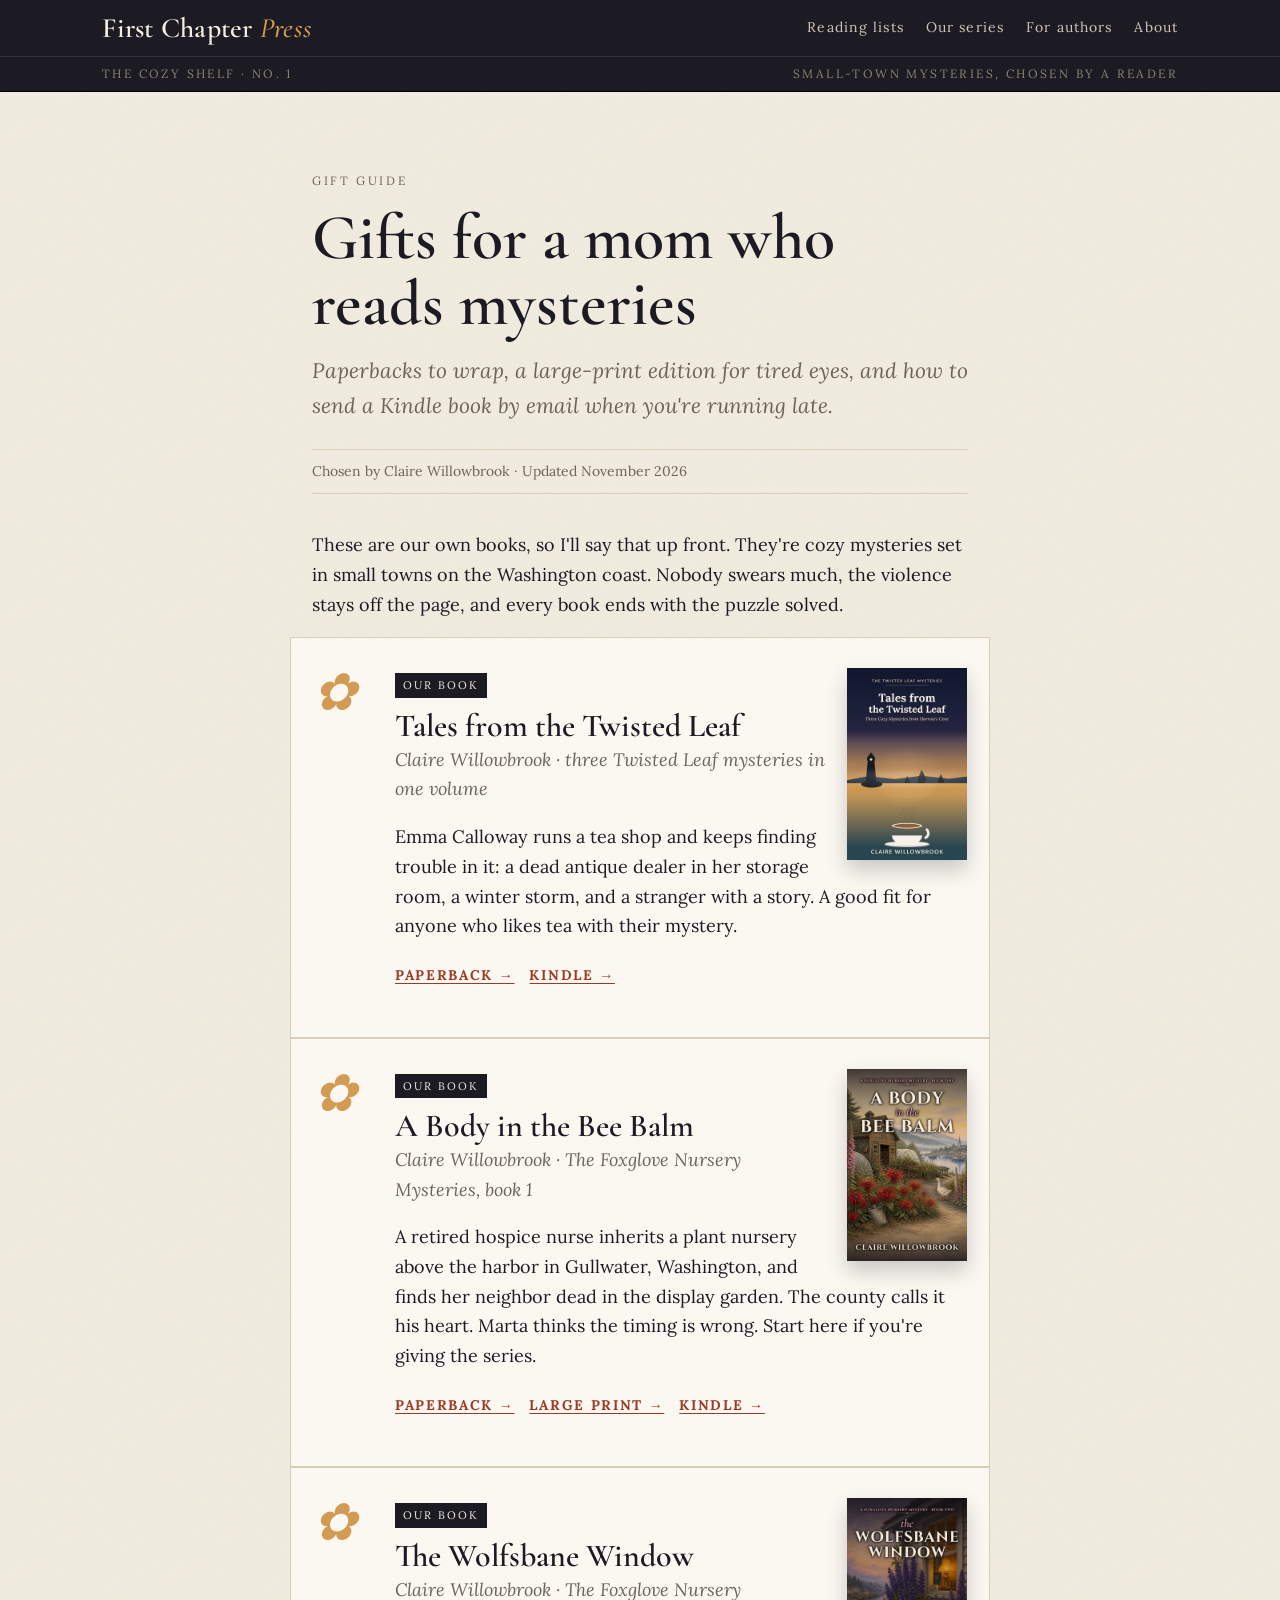
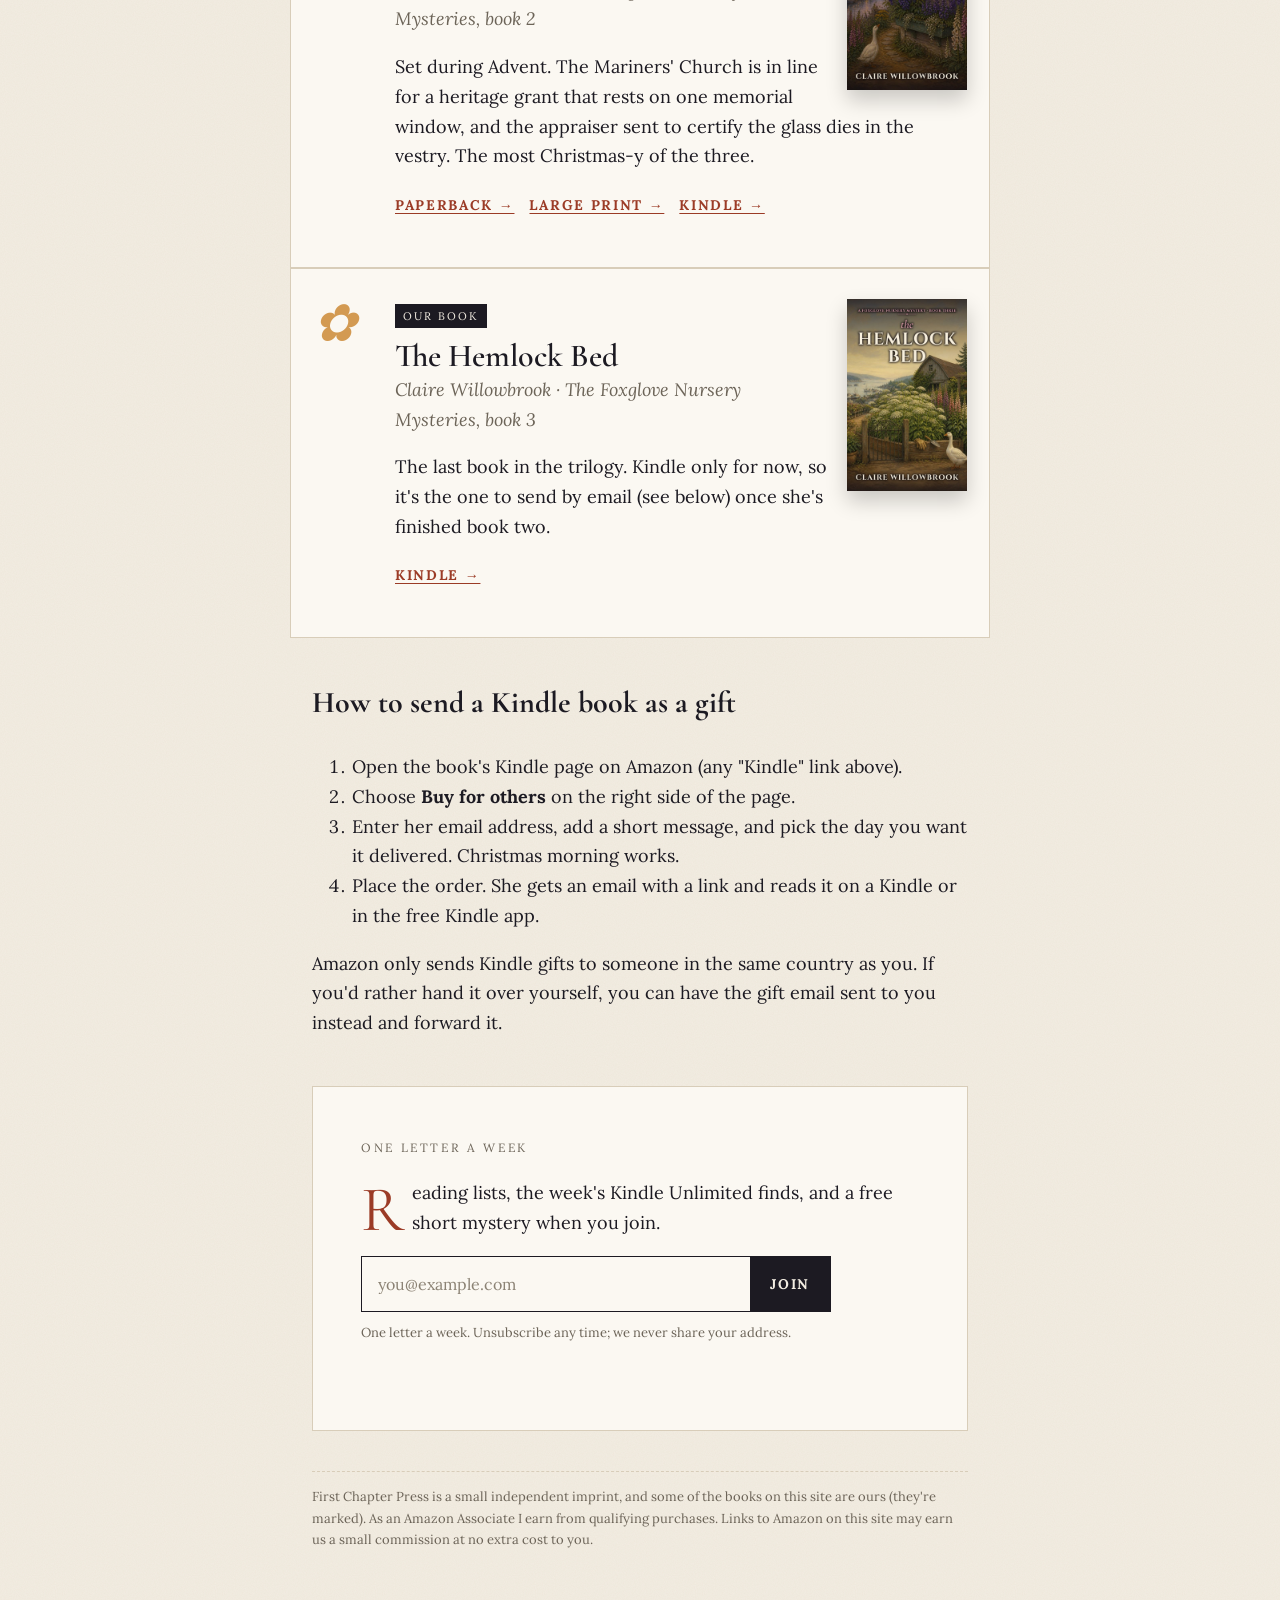
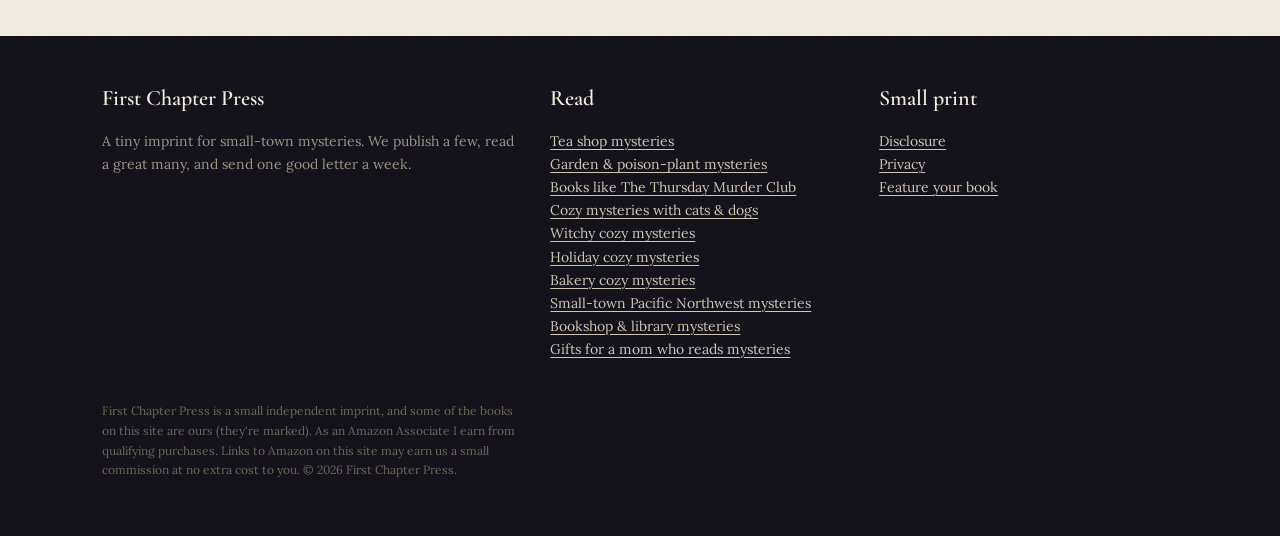
<file: gifts-for-mom.html>
<!doctype html>
<html lang="en">
<head>
<meta charset="utf-8">
<meta name="viewport" content="width=device-width,initial-scale=1">
<title>Gifts for a mom who reads mysteries | First Chapter Press</title>
<meta name="description" content="Cozy mystery gifts: paperbacks, large print, and how to send a Kindle book by email.">
<link rel="canonical" href="https://firstchapterpress.com/gifts-for-mom.html">
<meta property="og:title" content="Gifts for a mom who reads mysteries | First Chapter Press">
<meta property="og:description" content="Cozy mystery gifts: paperbacks, large print, and how to send a Kindle book by email.">
<meta property="og:image" content="https://firstchapterpress.com/img/wolfsbane-window.jpg">
<meta property="og:type" content="website">
<meta name="twitter:card" content="summary_large_image">
<link rel="icon" href="data:image/svg+xml,%3Csvg xmlns='http://www.w3.org/2000/svg' viewBox='0 0 64 64'%3E%3Crect width='64' height='64' rx='8' fill='%231c1a22'/%3E%3Ctext x='32' y='45' font-family='Georgia' font-size='38' font-style='italic' fill='%23d39a52' text-anchor='middle'%3Ef%3C/text%3E%3C/svg%3E">
<link rel="preconnect" href="https://fonts.googleapis.com"><link rel="preconnect" href="https://fonts.gstatic.com" crossorigin>
<link href="https://fonts.googleapis.com/css2?family=Cormorant+Garamond:ital,wght@0,500;0,600;1,500;1,600&family=Lora:ital,wght@0,400;0,700;1,400&display=swap" rel="stylesheet">
<link rel="stylesheet" href="/style.css">
</head>
<body>
<header class="mast"><div class="wrap">
  <a class="logo" href="/">First Chapter <i>Press</i></a>
  <nav><a href="/#lists">Reading lists</a><a href="/#series">Our series</a><a href="/authors.html">For authors</a><a href="/about.html">About</a></nav>
</div>
<div class="issue"><div class="wrap"><span>The Cozy Shelf &middot; No. 1</span><span>Small-town mysteries, chosen by a reader</span></div></div>
</header>
<section class="article"><div class="narrow">
<span class="kicker">Gift guide</span>
<h1>Gifts for a mom who reads mysteries</h1>
<p class="dek">Paperbacks to wrap, a large-print edition for tired eyes, and how to send a Kindle book by email when you're running late.</p>
<div class="byline">Chosen by Claire Willowbrook &middot; Updated November 2026</div>
<p>These are our own books, so I'll say that up front. They're cozy mysteries set in small towns on the Washington coast. Nobody swears much, the violence stays off the page, and every book ends with the puzzle solved.</p>
<div class="pick ours"><div class="n">&#10047;</div><div><span class="tag">Our book</span>
<a href="https://www.amazon.com/dp/B0H7TBXVN2?tag=firstchapterp-20" rel="sponsored noopener"><img src="/img/twisted-leaf.jpg" alt="Tales from the Twisted Leaf"></a>
<h2>Tales from the Twisted Leaf</h2><p class="who">Claire Willowbrook &middot; three Twisted Leaf mysteries in one volume</p><p>Emma Calloway runs a tea shop and keeps finding trouble in it: a dead antique dealer in her storage room, a winter storm, and a stranger with a story. A good fit for anyone who likes tea with their mystery.</p>
<p><a class="go" href="https://www.amazon.com/dp/B0H7TBXVN2?tag=firstchapterp-20" rel="sponsored noopener">Paperback &rarr;</a> &nbsp; <a class="go" href="https://www.amazon.com/dp/B0H6KGJNWW?tag=firstchapterp-20" rel="sponsored noopener">Kindle &rarr;</a></p></div></div>
<div class="pick ours"><div class="n">&#10047;</div><div><span class="tag">Our book</span>
<a href="https://www.amazon.com/dp/B0HQ5YVH22?tag=firstchapterp-20" rel="sponsored noopener"><img src="/img/bee-balm.jpg" alt="A Body in the Bee Balm"></a>
<h2>A Body in the Bee Balm</h2><p class="who">Claire Willowbrook &middot; The Foxglove Nursery Mysteries, book 1</p><p>A retired hospice nurse inherits a plant nursery above the harbor in Gullwater, Washington, and finds her neighbor dead in the display garden. The county calls it his heart. Marta thinks the timing is wrong. Start here if you're giving the series.</p>
<p><a class="go" href="https://www.amazon.com/dp/B0HQ5YVH22?tag=firstchapterp-20" rel="sponsored noopener">Paperback &rarr;</a> &nbsp; <a class="go" href="https://www.amazon.com/dp/B0HRMQPBX4?tag=firstchapterp-20" rel="sponsored noopener">Large print &rarr;</a> &nbsp; <a class="go" href="https://www.amazon.com/dp/B0HP7KBPN3?tag=firstchapterp-20" rel="sponsored noopener">Kindle &rarr;</a></p></div></div>
<div class="pick ours"><div class="n">&#10047;</div><div><span class="tag">Our book</span>
<a href="https://www.amazon.com/dp/B0HQ68P2HM?tag=firstchapterp-20" rel="sponsored noopener"><img src="/img/wolfsbane-window.jpg" alt="The Wolfsbane Window"></a>
<h2>The Wolfsbane Window</h2><p class="who">Claire Willowbrook &middot; The Foxglove Nursery Mysteries, book 2</p><p>Set during Advent. The Mariners' Church is in line for a heritage grant that rests on one memorial window, and the appraiser sent to certify the glass dies in the vestry. The most Christmas-y of the three.</p>
<p><a class="go" href="https://www.amazon.com/dp/B0HQ68P2HM?tag=firstchapterp-20" rel="sponsored noopener">Paperback &rarr;</a> &nbsp; <a class="go" href="https://www.amazon.com/dp/B0HRN1XHRZ?tag=firstchapterp-20" rel="sponsored noopener">Large print &rarr;</a> &nbsp; <a class="go" href="https://www.amazon.com/dp/B0HPZ6QBWP?tag=firstchapterp-20" rel="sponsored noopener">Kindle &rarr;</a></p></div></div>
<div class="pick ours"><div class="n">&#10047;</div><div><span class="tag">Our book</span>
<a href="https://www.amazon.com/dp/B0HDSKDDSM?tag=firstchapterp-20" rel="sponsored noopener"><img src="/img/hemlock-bed.jpg" alt="The Hemlock Bed"></a>
<h2>The Hemlock Bed</h2><p class="who">Claire Willowbrook &middot; The Foxglove Nursery Mysteries, book 3</p><p>The last book in the trilogy. Kindle only for now, so it's the one to send by email (see below) once she's finished book two.</p>
<p><a class="go" href="https://www.amazon.com/dp/B0HDSKDDSM?tag=firstchapterp-20" rel="sponsored noopener">Kindle &rarr;</a></p></div></div>
<h2 style="font-family:var(--display);font-size:30px;margin-top:40px">How to send a Kindle book as a gift</h2>
<ol>
<li>Open the book's Kindle page on Amazon (any "Kindle" link above).</li>
<li>Choose <b>Buy for others</b> on the right side of the page.</li>
<li>Enter her email address, add a short message, and pick the day you want it delivered. Christmas morning works.</li>
<li>Place the order. She gets an email with a link and reads it on a Kindle or in the free Kindle app.</li>
</ol>
<p>Amazon only sends Kindle gifts to someone in the same country as you. If you'd rather hand it over yourself, you can have the gift email sent to you instead and forward it.</p>
<div class="letter" style="margin-top:48px"><span class="kicker">One letter a week</span>
<p>Reading lists, the week's Kindle Unlimited finds, and a free short mystery when you join.</p>
<form class="signup light" data-ml onsubmit="return fcpSubscribe(this)">
  <input type="email" name="email" required placeholder="you@example.com" aria-label="Email address">
  <input type="hidden" name="src" value="gifts-for-mom">
  <button type="submit">Join</button>
</form>
<p class="fine dark">One letter a week. Unsubscribe any time; we never share your address.</p>
<p class="formmsg" aria-live="polite"></p></div>
<p class="disclose">First Chapter Press is a small independent imprint, and some of the books on this site are ours (they&#x27;re marked). As an Amazon Associate I earn from qualifying purchases. Links to Amazon on this site may earn us a small commission at no extra cost to you.</p>
</div></section>
<footer><div class="wrap">
  <div><h4>First Chapter Press</h4><p>A tiny imprint for small-town mysteries. We publish a few, read a great many, and send one good letter a week.</p></div>
  <div><h4>Read</h4><p><a href="/tea-shop-mysteries.html">Tea shop mysteries</a><br><a href="/garden-mysteries.html">Garden &amp; poison-plant mysteries</a><br><a href="/books-like-thursday-murder-club.html">Books like The Thursday Murder Club</a><br><a href="/cozy-mysteries-with-cats-and-dogs.html">Cozy mysteries with cats &amp; dogs</a><br><a href="/witchy-cozy-mysteries.html">Witchy cozy mysteries</a><br><a href="/holiday-cozy-mysteries.html">Holiday cozy mysteries</a><br><a href="/bakery-cozy-mysteries.html">Bakery cozy mysteries</a><br><a href="/pacific-northwest-cozy-mysteries.html">Small-town Pacific Northwest mysteries</a><br><a href="/bookshop-library-cozy-mysteries.html">Bookshop &amp; library mysteries</a><br><a href="/gifts-for-mom.html">Gifts for a mom who reads mysteries</a></p></div>
  <div><h4>Small print</h4><p><a href="/about.html#disclosure">Disclosure</a><br><a href="/privacy.html">Privacy</a><br><a href="/authors.html">Feature your book</a></p></div>
</div>
<div class="wrap"><p style="margin-top:26px;font-size:12px;color:#6f675c">First Chapter Press is a small independent imprint, and some of the books on this site are ours (they&#x27;re marked). As an Amazon Associate I earn from qualifying purchases. Links to Amazon on this site may earn us a small commission at no extra cost to you. &copy; 2026 First Chapter Press.</p></div>
</footer>
<script>
function fcpSubscribe(f){
  var msg=f.parentNode.querySelector('.formmsg'); var email=f.email.value.trim();
  var url='https://assets.mailerlite.com/jsonp/2493463/forms/201066353182901960/subscribe';
  if(!url){msg.textContent='Sign-ups open in a moment. Please try again shortly.';return false;}
  var b=f.querySelector('button'); b.disabled=true; b.textContent='...';
  var data=new FormData(); data.append('fields[email]',email); data.append('ml-submit','1'); data.append('anticsrf','true');
  fetch(url,{method:'POST',body:data}).then(function(r){return r.json().catch(function(){return {success:r.ok}})})
   .then(function(j){ if(j && j.success!==false){f.style.display='none';msg.innerHTML='<b>Almost there.</b> Check your inbox for a confirmation email and tap the button. Your free story arrives right after. Peek in Promotions if it hides.';} else {msg.textContent='That didn\'t go through. Check the address and try again?';b.disabled=false;b.textContent='Join';} })
   .catch(function(){msg.textContent='That didn\'t go through. Please try again.';b.disabled=false;b.textContent='Join';});
  return false;
}
</script>
</body>
</html>
</file>
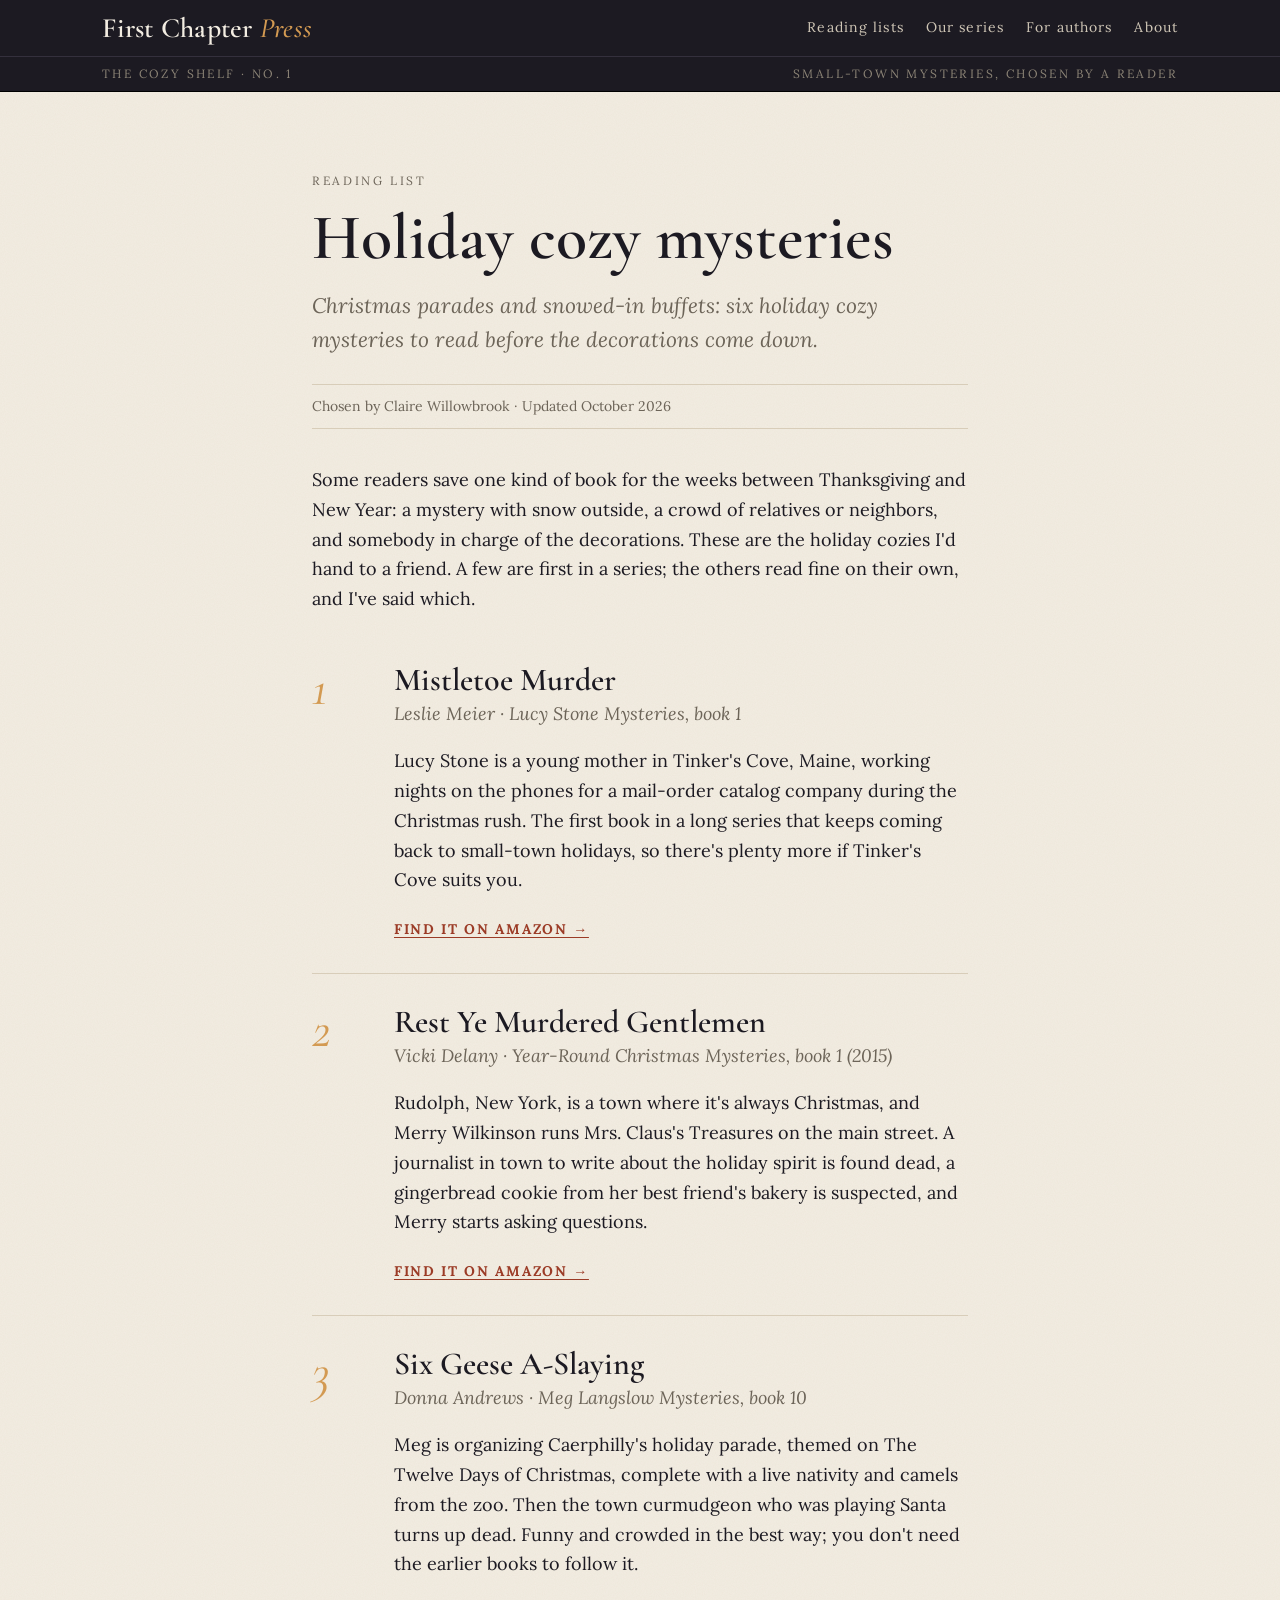
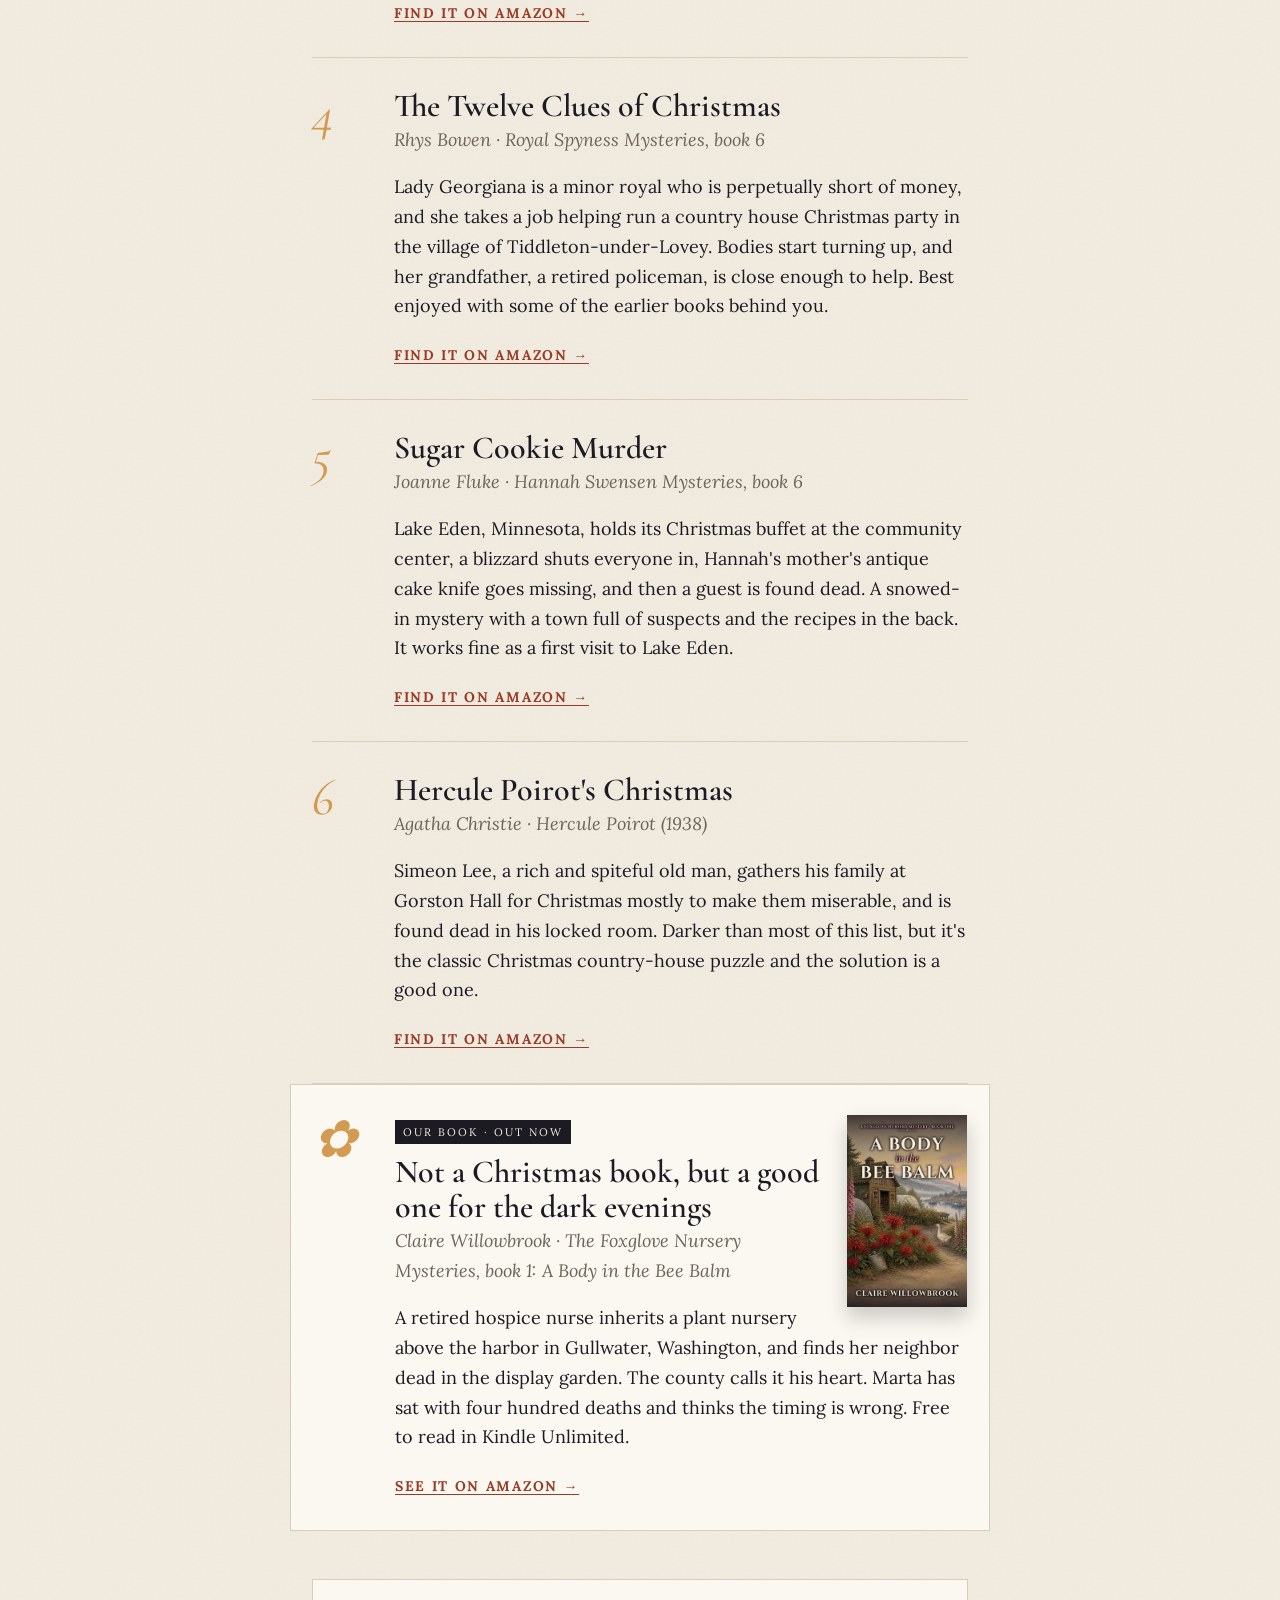
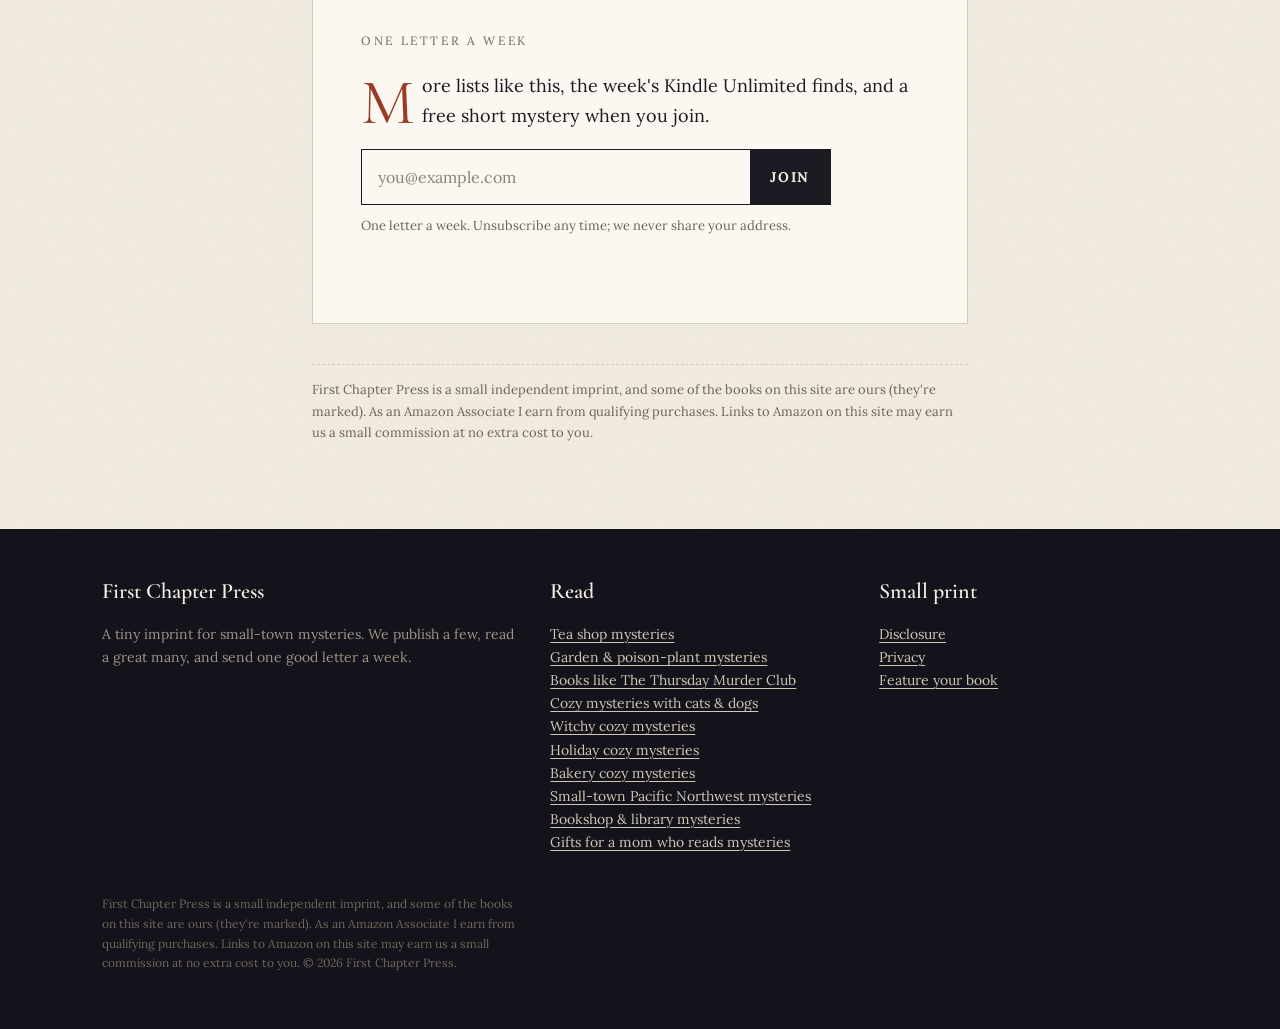
<file: holiday-cozy-mysteries.html>
<!doctype html>
<html lang="en">
<head>
<meta charset="utf-8">
<meta name="viewport" content="width=device-width,initial-scale=1">
<title>Holiday cozy mysteries | First Chapter Press</title>
<meta name="description" content="Christmas parades and snowed-in buffets: six holiday cozy mysteries to read before the decorations come down.">
<link rel="canonical" href="https://firstchapterpress.com/holiday-cozy-mysteries.html">
<meta property="og:title" content="Holiday cozy mysteries | First Chapter Press">
<meta property="og:description" content="Christmas parades and snowed-in buffets: six holiday cozy mysteries to read before the decorations come down.">
<meta property="og:image" content="https://firstchapterpress.com/img/bee-balm.jpg">
<meta property="og:type" content="website">
<meta name="twitter:card" content="summary_large_image">
<link rel="icon" href="data:image/svg+xml,%3Csvg xmlns='http://www.w3.org/2000/svg' viewBox='0 0 64 64'%3E%3Crect width='64' height='64' rx='8' fill='%231c1a22'/%3E%3Ctext x='32' y='45' font-family='Georgia' font-size='38' font-style='italic' fill='%23d39a52' text-anchor='middle'%3Ef%3C/text%3E%3C/svg%3E">
<link rel="preconnect" href="https://fonts.googleapis.com"><link rel="preconnect" href="https://fonts.gstatic.com" crossorigin>
<link href="https://fonts.googleapis.com/css2?family=Cormorant+Garamond:ital,wght@0,500;0,600;1,500;1,600&family=Lora:ital,wght@0,400;0,700;1,400&display=swap" rel="stylesheet">
<link rel="stylesheet" href="/style.css">
</head>
<body>
<header class="mast"><div class="wrap">
  <a class="logo" href="/">First Chapter <i>Press</i></a>
  <nav><a href="/#lists">Reading lists</a><a href="/#series">Our series</a><a href="/authors.html">For authors</a><a href="/about.html">About</a></nav>
</div>
<div class="issue"><div class="wrap"><span>The Cozy Shelf &middot; No. 1</span><span>Small-town mysteries, chosen by a reader</span></div></div>
</header>
<section class="article"><div class="narrow">
<span class="kicker">Reading list</span>
<h1>Holiday cozy mysteries</h1>
<p class="dek">Christmas parades and snowed-in buffets: six holiday cozy mysteries to read before the decorations come down.</p>
<div class="byline">Chosen by Claire Willowbrook &middot; Updated October 2026</div>
<p>Some readers save one kind of book for the weeks between Thanksgiving and New Year: a mystery with snow outside, a crowd of relatives or neighbors, and somebody in charge of the decorations. These are the holiday cozies I'd hand to a friend. A few are first in a series; the others read fine on their own, and I've said which.</p>
<div class="pick"><div class="n">1</div><div>
<h2>Mistletoe Murder</h2><p class="who">Leslie Meier &middot; Lucy Stone Mysteries, book 1</p><p>Lucy Stone is a young mother in Tinker's Cove, Maine, working nights on the phones for a mail-order catalog company during the Christmas rush. The first book in a long series that keeps coming back to small-town holidays, so there's plenty more if Tinker's Cove suits you.</p>
<a class="go" href="https://www.amazon.com/s?k=Mistletoe+Murder+Leslie+Meier&i=digital-text&tag=firstchapterp-20" rel="sponsored noopener">Find it on Amazon &rarr;</a></div></div><div class="pick"><div class="n">2</div><div>
<h2>Rest Ye Murdered Gentlemen</h2><p class="who">Vicki Delany &middot; Year-Round Christmas Mysteries, book 1 (2015)</p><p>Rudolph, New York, is a town where it's always Christmas, and Merry Wilkinson runs Mrs. Claus's Treasures on the main street. A journalist in town to write about the holiday spirit is found dead, a gingerbread cookie from her best friend's bakery is suspected, and Merry starts asking questions.</p>
<a class="go" href="https://www.amazon.com/s?k=Rest+Ye+Murdered+Gentlemen+Vicki+Delany&i=digital-text&tag=firstchapterp-20" rel="sponsored noopener">Find it on Amazon &rarr;</a></div></div><div class="pick"><div class="n">3</div><div>
<h2>Six Geese A-Slaying</h2><p class="who">Donna Andrews &middot; Meg Langslow Mysteries, book 10</p><p>Meg is organizing Caerphilly's holiday parade, themed on The Twelve Days of Christmas, complete with a live nativity and camels from the zoo. Then the town curmudgeon who was playing Santa turns up dead. Funny and crowded in the best way; you don't need the earlier books to follow it.</p>
<a class="go" href="https://www.amazon.com/s?k=Six+Geese+A-Slaying+Donna+Andrews&i=digital-text&tag=firstchapterp-20" rel="sponsored noopener">Find it on Amazon &rarr;</a></div></div><div class="pick"><div class="n">4</div><div>
<h2>The Twelve Clues of Christmas</h2><p class="who">Rhys Bowen &middot; Royal Spyness Mysteries, book 6</p><p>Lady Georgiana is a minor royal who is perpetually short of money, and she takes a job helping run a country house Christmas party in the village of Tiddleton-under-Lovey. Bodies start turning up, and her grandfather, a retired policeman, is close enough to help. Best enjoyed with some of the earlier books behind you.</p>
<a class="go" href="https://www.amazon.com/s?k=The+Twelve+Clues+of+Christmas+Rhys+Bowen&i=digital-text&tag=firstchapterp-20" rel="sponsored noopener">Find it on Amazon &rarr;</a></div></div><div class="pick"><div class="n">5</div><div>
<h2>Sugar Cookie Murder</h2><p class="who">Joanne Fluke &middot; Hannah Swensen Mysteries, book 6</p><p>Lake Eden, Minnesota, holds its Christmas buffet at the community center, a blizzard shuts everyone in, Hannah's mother's antique cake knife goes missing, and then a guest is found dead. A snowed-in mystery with a town full of suspects and the recipes in the back. It works fine as a first visit to Lake Eden.</p>
<a class="go" href="https://www.amazon.com/s?k=Sugar+Cookie+Murder+Joanne+Fluke&i=digital-text&tag=firstchapterp-20" rel="sponsored noopener">Find it on Amazon &rarr;</a></div></div><div class="pick"><div class="n">6</div><div>
<h2>Hercule Poirot's Christmas</h2><p class="who">Agatha Christie &middot; Hercule Poirot (1938)</p><p>Simeon Lee, a rich and spiteful old man, gathers his family at Gorston Hall for Christmas mostly to make them miserable, and is found dead in his locked room. Darker than most of this list, but it's the classic Christmas country-house puzzle and the solution is a good one.</p>
<a class="go" href="https://www.amazon.com/s?k=Hercule+Poirot%27s+Christmas+Agatha+Christie&i=digital-text&tag=firstchapterp-20" rel="sponsored noopener">Find it on Amazon &rarr;</a></div></div>
<div class="pick ours"><div class="n">&#10047;</div><div><span class="tag">Our book &middot; out now</span>
<a href="https://www.amazon.com/dp/B0HP7KBPN3?tag=firstchapterp-20" rel="sponsored noopener"><img src="/img/bee-balm.jpg" alt="A Body in the Bee Balm"></a>
<h2>Not a Christmas book, but a good one for the dark evenings</h2><p class="who">Claire Willowbrook &middot; The Foxglove Nursery Mysteries, book 1: A Body in the Bee Balm</p>
<p>A retired hospice nurse inherits a plant nursery above the harbor in Gullwater, Washington, and finds her neighbor dead in the display garden. The county calls it his heart. Marta has sat with four hundred deaths and thinks the timing is wrong. Free to read in Kindle Unlimited.</p>
<a class="go" href="https://www.amazon.com/dp/B0HP7KBPN3?tag=firstchapterp-20" rel="sponsored noopener">See it on Amazon &rarr;</a></div></div>
<div class="letter" style="margin-top:48px"><span class="kicker">One letter a week</span>
<p>More lists like this, the week's Kindle Unlimited finds, and a free short mystery when you join.</p>
<form class="signup light" data-ml onsubmit="return fcpSubscribe(this)">
  <input type="email" name="email" required placeholder="you@example.com" aria-label="Email address">
  <input type="hidden" name="src" value="holiday-cozy-mysteries">
  <button type="submit">Join</button>
</form>
<p class="fine dark">One letter a week. Unsubscribe any time; we never share your address.</p>
<p class="formmsg" aria-live="polite"></p></div>
<p class="disclose">First Chapter Press is a small independent imprint, and some of the books on this site are ours (they&#x27;re marked). As an Amazon Associate I earn from qualifying purchases. Links to Amazon on this site may earn us a small commission at no extra cost to you.</p>
</div></section>
<footer><div class="wrap">
  <div><h4>First Chapter Press</h4><p>A tiny imprint for small-town mysteries. We publish a few, read a great many, and send one good letter a week.</p></div>
  <div><h4>Read</h4><p><a href="/tea-shop-mysteries.html">Tea shop mysteries</a><br><a href="/garden-mysteries.html">Garden &amp; poison-plant mysteries</a><br><a href="/books-like-thursday-murder-club.html">Books like The Thursday Murder Club</a><br><a href="/cozy-mysteries-with-cats-and-dogs.html">Cozy mysteries with cats &amp; dogs</a><br><a href="/witchy-cozy-mysteries.html">Witchy cozy mysteries</a><br><a href="/holiday-cozy-mysteries.html">Holiday cozy mysteries</a><br><a href="/bakery-cozy-mysteries.html">Bakery cozy mysteries</a><br><a href="/pacific-northwest-cozy-mysteries.html">Small-town Pacific Northwest mysteries</a><br><a href="/bookshop-library-cozy-mysteries.html">Bookshop &amp; library mysteries</a><br><a href="/gifts-for-mom.html">Gifts for a mom who reads mysteries</a></p></div>
  <div><h4>Small print</h4><p><a href="/about.html#disclosure">Disclosure</a><br><a href="/privacy.html">Privacy</a><br><a href="/authors.html">Feature your book</a></p></div>
</div>
<div class="wrap"><p style="margin-top:26px;font-size:12px;color:#6f675c">First Chapter Press is a small independent imprint, and some of the books on this site are ours (they&#x27;re marked). As an Amazon Associate I earn from qualifying purchases. Links to Amazon on this site may earn us a small commission at no extra cost to you. &copy; 2026 First Chapter Press.</p></div>
</footer>
<script>
function fcpSubscribe(f){
  var msg=f.parentNode.querySelector('.formmsg'); var email=f.email.value.trim();
  var url='https://assets.mailerlite.com/jsonp/2493463/forms/201066353182901960/subscribe';
  if(!url){msg.textContent='Sign-ups open in a moment. Please try again shortly.';return false;}
  var b=f.querySelector('button'); b.disabled=true; b.textContent='...';
  var data=new FormData(); data.append('fields[email]',email); data.append('ml-submit','1'); data.append('anticsrf','true');
  fetch(url,{method:'POST',body:data}).then(function(r){return r.json().catch(function(){return {success:r.ok}})})
   .then(function(j){ if(j && j.success!==false){f.style.display='none';msg.innerHTML='<b>Almost there.</b> Check your inbox for a confirmation email and tap the button. Your free story arrives right after. Peek in Promotions if it hides.';} else {msg.textContent='That didn\'t go through. Check the address and try again?';b.disabled=false;b.textContent='Join';} })
   .catch(function(){msg.textContent='That didn\'t go through. Please try again.';b.disabled=false;b.textContent='Join';});
  return false;
}
</script>
</body>
</html>
</file>
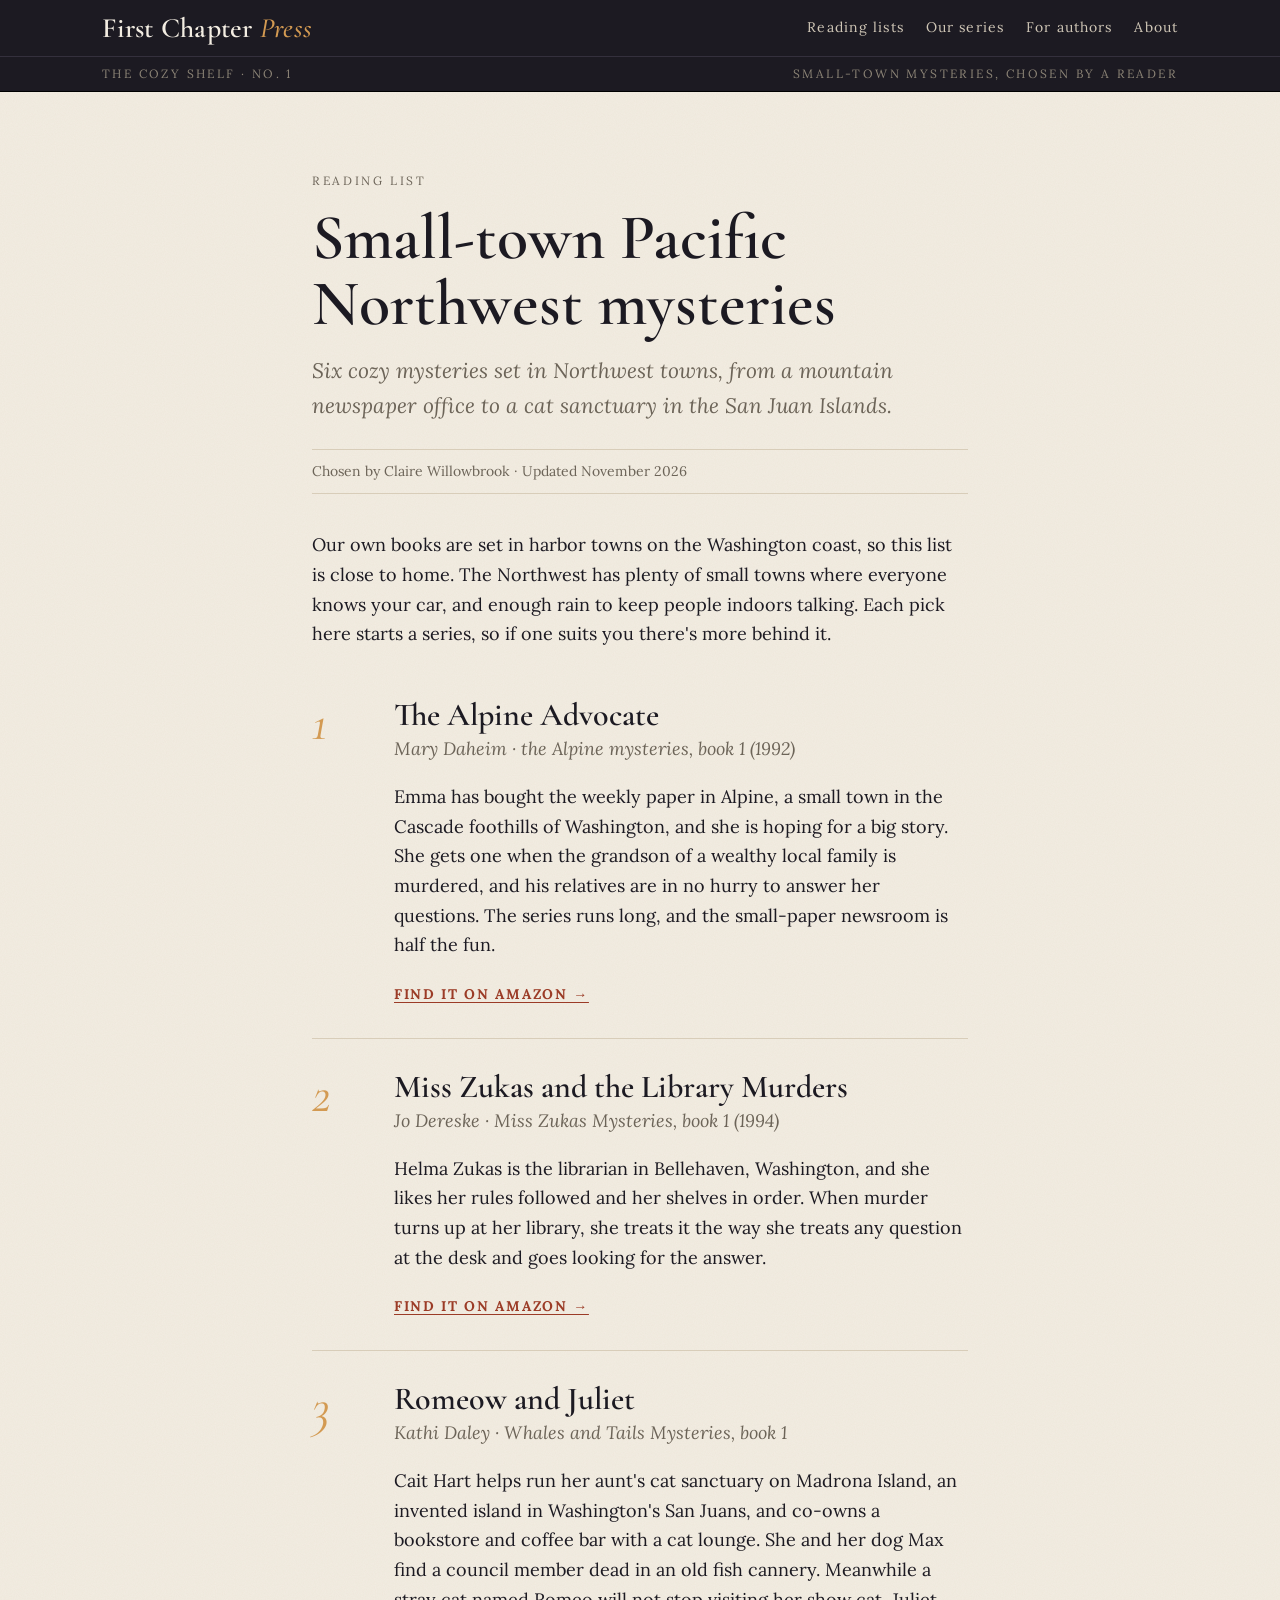
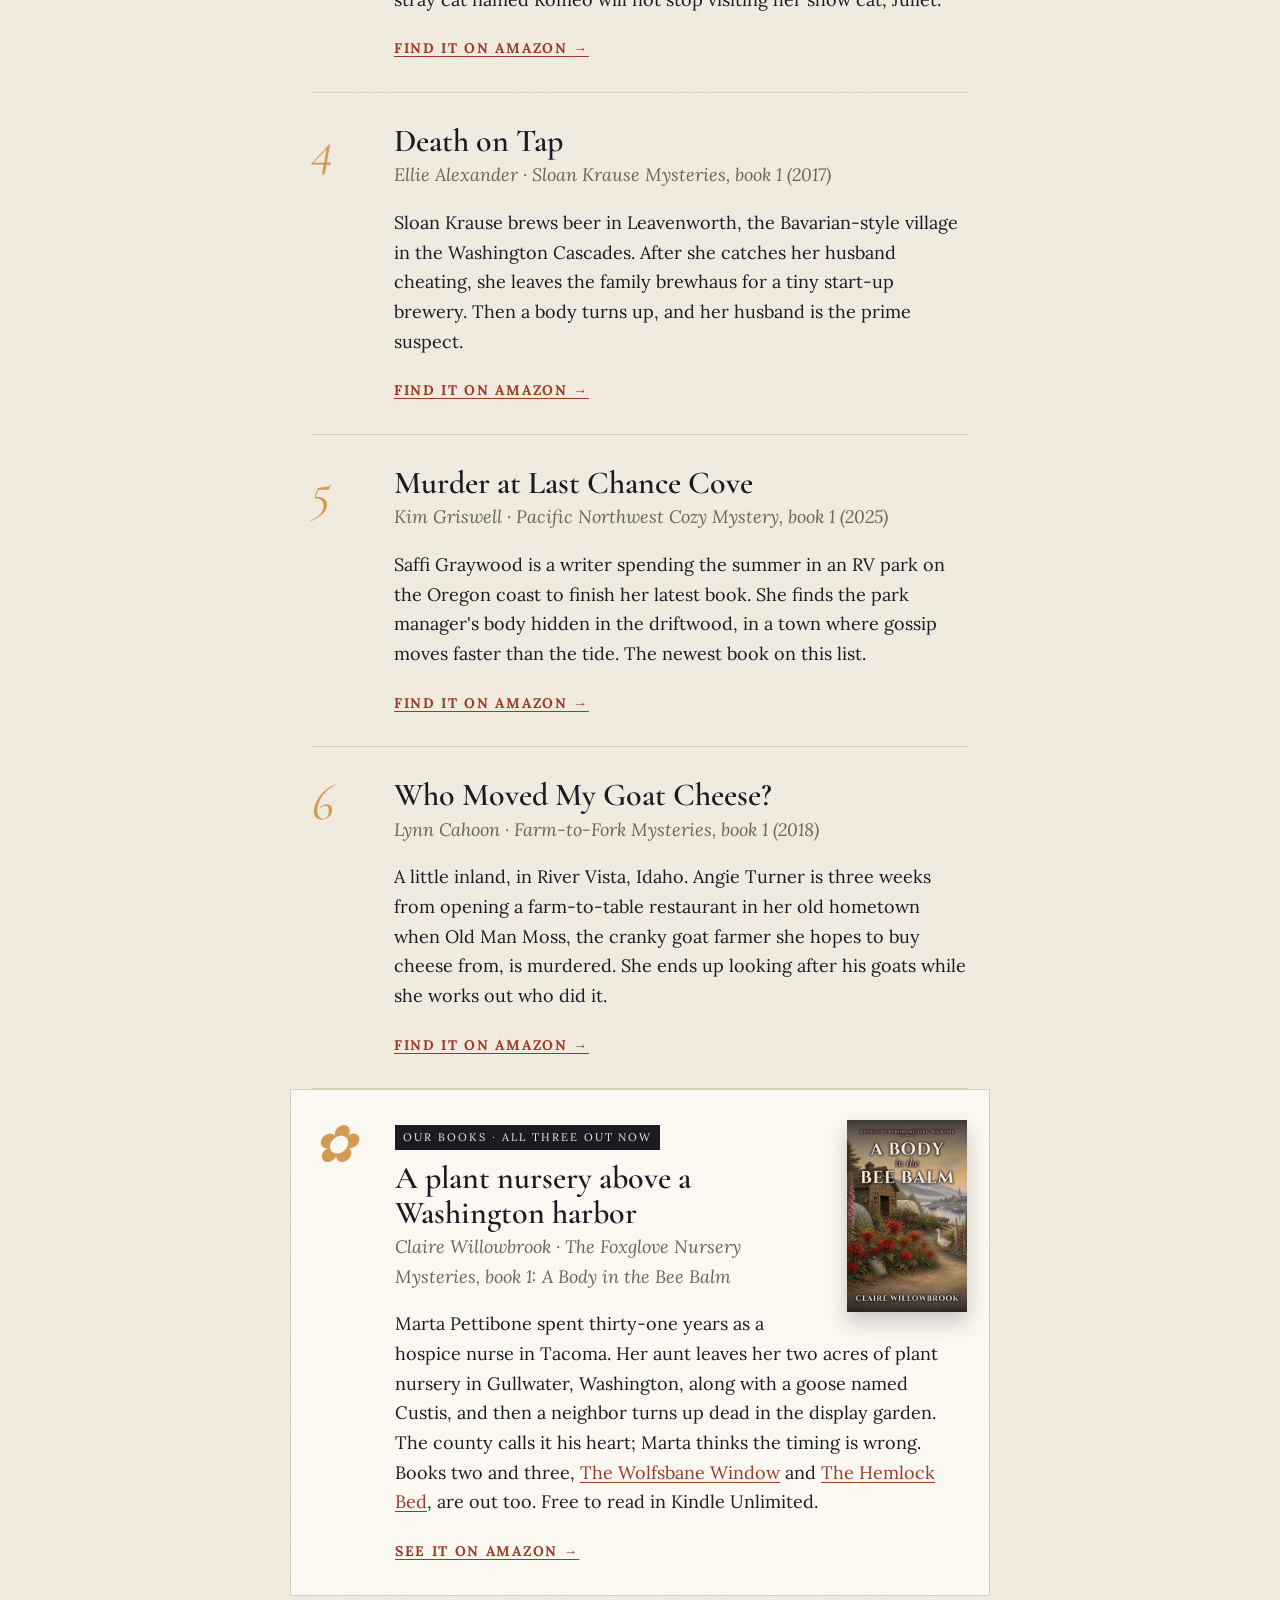
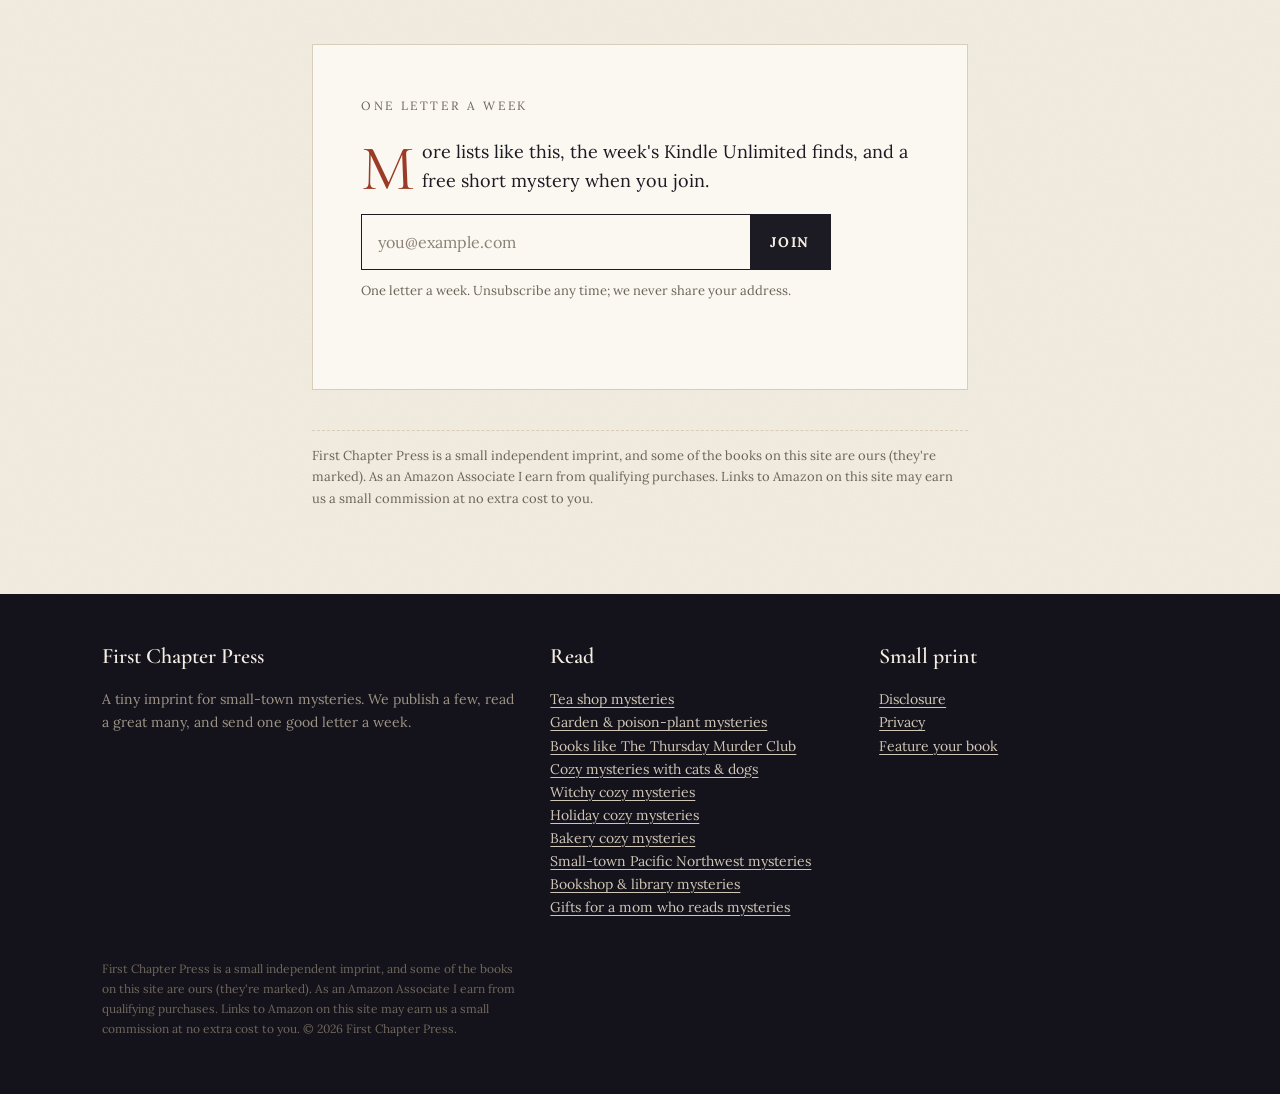
<file: pacific-northwest-cozy-mysteries.html>
<!doctype html>
<html lang="en">
<head>
<meta charset="utf-8">
<meta name="viewport" content="width=device-width,initial-scale=1">
<title>Small-town Pacific Northwest mysteries | First Chapter Press</title>
<meta name="description" content="Six cozy mysteries set in Northwest towns, from a mountain newspaper office to a cat sanctuary in the San Juan Islands.">
<link rel="canonical" href="https://firstchapterpress.com/pacific-northwest-cozy-mysteries.html">
<meta property="og:title" content="Small-town Pacific Northwest mysteries | First Chapter Press">
<meta property="og:description" content="Six cozy mysteries set in Northwest towns, from a mountain newspaper office to a cat sanctuary in the San Juan Islands.">
<meta property="og:image" content="https://firstchapterpress.com/img/bee-balm.jpg">
<meta property="og:type" content="website">
<meta name="twitter:card" content="summary_large_image">
<link rel="icon" href="data:image/svg+xml,%3Csvg xmlns='http://www.w3.org/2000/svg' viewBox='0 0 64 64'%3E%3Crect width='64' height='64' rx='8' fill='%231c1a22'/%3E%3Ctext x='32' y='45' font-family='Georgia' font-size='38' font-style='italic' fill='%23d39a52' text-anchor='middle'%3Ef%3C/text%3E%3C/svg%3E">
<link rel="preconnect" href="https://fonts.googleapis.com"><link rel="preconnect" href="https://fonts.gstatic.com" crossorigin>
<link href="https://fonts.googleapis.com/css2?family=Cormorant+Garamond:ital,wght@0,500;0,600;1,500;1,600&family=Lora:ital,wght@0,400;0,700;1,400&display=swap" rel="stylesheet">
<link rel="stylesheet" href="/style.css">
</head>
<body>
<header class="mast"><div class="wrap">
  <a class="logo" href="/">First Chapter <i>Press</i></a>
  <nav><a href="/#lists">Reading lists</a><a href="/#series">Our series</a><a href="/authors.html">For authors</a><a href="/about.html">About</a></nav>
</div>
<div class="issue"><div class="wrap"><span>The Cozy Shelf &middot; No. 1</span><span>Small-town mysteries, chosen by a reader</span></div></div>
</header>
<section class="article"><div class="narrow">
<span class="kicker">Reading list</span>
<h1>Small-town Pacific Northwest mysteries</h1>
<p class="dek">Six cozy mysteries set in Northwest towns, from a mountain newspaper office to a cat sanctuary in the San Juan Islands.</p>
<div class="byline">Chosen by Claire Willowbrook &middot; Updated November 2026</div>
<p>Our own books are set in harbor towns on the Washington coast, so this list is close to home. The Northwest has plenty of small towns where everyone knows your car, and enough rain to keep people indoors talking. Each pick here starts a series, so if one suits you there's more behind it.</p>
<div class="pick"><div class="n">1</div><div>
<h2>The Alpine Advocate</h2><p class="who">Mary Daheim &middot; the Alpine mysteries, book 1 (1992)</p><p>Emma has bought the weekly paper in Alpine, a small town in the Cascade foothills of Washington, and she is hoping for a big story. She gets one when the grandson of a wealthy local family is murdered, and his relatives are in no hurry to answer her questions. The series runs long, and the small-paper newsroom is half the fun.</p>
<a class="go" href="https://www.amazon.com/s?k=The+Alpine+Advocate+Mary+Daheim&i=digital-text&tag=firstchapterp-20" rel="sponsored noopener">Find it on Amazon &rarr;</a></div></div><div class="pick"><div class="n">2</div><div>
<h2>Miss Zukas and the Library Murders</h2><p class="who">Jo Dereske &middot; Miss Zukas Mysteries, book 1 (1994)</p><p>Helma Zukas is the librarian in Bellehaven, Washington, and she likes her rules followed and her shelves in order. When murder turns up at her library, she treats it the way she treats any question at the desk and goes looking for the answer.</p>
<a class="go" href="https://www.amazon.com/s?k=Miss+Zukas+and+the+Library+Murders+Jo+Dereske&i=digital-text&tag=firstchapterp-20" rel="sponsored noopener">Find it on Amazon &rarr;</a></div></div><div class="pick"><div class="n">3</div><div>
<h2>Romeow and Juliet</h2><p class="who">Kathi Daley &middot; Whales and Tails Mysteries, book 1</p><p>Cait Hart helps run her aunt's cat sanctuary on Madrona Island, an invented island in Washington's San Juans, and co-owns a bookstore and coffee bar with a cat lounge. She and her dog Max find a council member dead in an old fish cannery. Meanwhile a stray cat named Romeo will not stop visiting her show cat, Juliet.</p>
<a class="go" href="https://www.amazon.com/s?k=Romeow+and+Juliet+Kathi+Daley&i=digital-text&tag=firstchapterp-20" rel="sponsored noopener">Find it on Amazon &rarr;</a></div></div><div class="pick"><div class="n">4</div><div>
<h2>Death on Tap</h2><p class="who">Ellie Alexander &middot; Sloan Krause Mysteries, book 1 (2017)</p><p>Sloan Krause brews beer in Leavenworth, the Bavarian-style village in the Washington Cascades. After she catches her husband cheating, she leaves the family brewhaus for a tiny start-up brewery. Then a body turns up, and her husband is the prime suspect.</p>
<a class="go" href="https://www.amazon.com/s?k=Death+on+Tap+Ellie+Alexander&i=digital-text&tag=firstchapterp-20" rel="sponsored noopener">Find it on Amazon &rarr;</a></div></div><div class="pick"><div class="n">5</div><div>
<h2>Murder at Last Chance Cove</h2><p class="who">Kim Griswell &middot; Pacific Northwest Cozy Mystery, book 1 (2025)</p><p>Saffi Graywood is a writer spending the summer in an RV park on the Oregon coast to finish her latest book. She finds the park manager's body hidden in the driftwood, in a town where gossip moves faster than the tide. The newest book on this list.</p>
<a class="go" href="https://www.amazon.com/s?k=Murder+at+Last+Chance+Cove+Kim+Griswell&i=digital-text&tag=firstchapterp-20" rel="sponsored noopener">Find it on Amazon &rarr;</a></div></div><div class="pick"><div class="n">6</div><div>
<h2>Who Moved My Goat Cheese?</h2><p class="who">Lynn Cahoon &middot; Farm-to-Fork Mysteries, book 1 (2018)</p><p>A little inland, in River Vista, Idaho. Angie Turner is three weeks from opening a farm-to-table restaurant in her old hometown when Old Man Moss, the cranky goat farmer she hopes to buy cheese from, is murdered. She ends up looking after his goats while she works out who did it.</p>
<a class="go" href="https://www.amazon.com/s?k=Who+Moved+My+Goat+Cheese%3F+Lynn+Cahoon&i=digital-text&tag=firstchapterp-20" rel="sponsored noopener">Find it on Amazon &rarr;</a></div></div>
<div class="pick ours"><div class="n">&#10047;</div><div><span class="tag">Our books &middot; all three out now</span>
<a href="https://www.amazon.com/dp/B0HP7KBPN3?tag=firstchapterp-20" rel="sponsored noopener"><img src="/img/bee-balm.jpg" alt="A Body in the Bee Balm"></a>
<h2>A plant nursery above a Washington harbor</h2><p class="who">Claire Willowbrook &middot; The Foxglove Nursery Mysteries, book 1: A Body in the Bee Balm</p>
<p>Marta Pettibone spent thirty-one years as a hospice nurse in Tacoma. Her aunt leaves her two acres of plant nursery in Gullwater, Washington, along with a goose named Custis, and then a neighbor turns up dead in the display garden. The county calls it his heart; Marta thinks the timing is wrong. Books two and three, <a href="https://www.amazon.com/dp/B0HPZ6QBWP?tag=firstchapterp-20" rel="sponsored noopener">The Wolfsbane Window</a> and <a href="https://www.amazon.com/dp/B0HDSKDDSM?tag=firstchapterp-20" rel="sponsored noopener">The Hemlock Bed</a>, are out too. Free to read in Kindle Unlimited.</p>
<a class="go" href="https://www.amazon.com/dp/B0HP7KBPN3?tag=firstchapterp-20" rel="sponsored noopener">See it on Amazon &rarr;</a></div></div>
<div class="letter" style="margin-top:48px"><span class="kicker">One letter a week</span>
<p>More lists like this, the week's Kindle Unlimited finds, and a free short mystery when you join.</p>
<form class="signup light" data-ml onsubmit="return fcpSubscribe(this)">
  <input type="email" name="email" required placeholder="you@example.com" aria-label="Email address">
  <input type="hidden" name="src" value="pacific-northwest-cozy-mysteries">
  <button type="submit">Join</button>
</form>
<p class="fine dark">One letter a week. Unsubscribe any time; we never share your address.</p>
<p class="formmsg" aria-live="polite"></p></div>
<p class="disclose">First Chapter Press is a small independent imprint, and some of the books on this site are ours (they&#x27;re marked). As an Amazon Associate I earn from qualifying purchases. Links to Amazon on this site may earn us a small commission at no extra cost to you.</p>
</div></section>
<footer><div class="wrap">
  <div><h4>First Chapter Press</h4><p>A tiny imprint for small-town mysteries. We publish a few, read a great many, and send one good letter a week.</p></div>
  <div><h4>Read</h4><p><a href="/tea-shop-mysteries.html">Tea shop mysteries</a><br><a href="/garden-mysteries.html">Garden &amp; poison-plant mysteries</a><br><a href="/books-like-thursday-murder-club.html">Books like The Thursday Murder Club</a><br><a href="/cozy-mysteries-with-cats-and-dogs.html">Cozy mysteries with cats &amp; dogs</a><br><a href="/witchy-cozy-mysteries.html">Witchy cozy mysteries</a><br><a href="/holiday-cozy-mysteries.html">Holiday cozy mysteries</a><br><a href="/bakery-cozy-mysteries.html">Bakery cozy mysteries</a><br><a href="/pacific-northwest-cozy-mysteries.html">Small-town Pacific Northwest mysteries</a><br><a href="/bookshop-library-cozy-mysteries.html">Bookshop &amp; library mysteries</a><br><a href="/gifts-for-mom.html">Gifts for a mom who reads mysteries</a></p></div>
  <div><h4>Small print</h4><p><a href="/about.html#disclosure">Disclosure</a><br><a href="/privacy.html">Privacy</a><br><a href="/authors.html">Feature your book</a></p></div>
</div>
<div class="wrap"><p style="margin-top:26px;font-size:12px;color:#6f675c">First Chapter Press is a small independent imprint, and some of the books on this site are ours (they&#x27;re marked). As an Amazon Associate I earn from qualifying purchases. Links to Amazon on this site may earn us a small commission at no extra cost to you. &copy; 2026 First Chapter Press.</p></div>
</footer>
<script>
function fcpSubscribe(f){
  var msg=f.parentNode.querySelector('.formmsg'); var email=f.email.value.trim();
  var url='https://assets.mailerlite.com/jsonp/2493463/forms/201066353182901960/subscribe';
  if(!url){msg.textContent='Sign-ups open in a moment. Please try again shortly.';return false;}
  var b=f.querySelector('button'); b.disabled=true; b.textContent='...';
  var data=new FormData(); data.append('fields[email]',email); data.append('ml-submit','1'); data.append('anticsrf','true');
  fetch(url,{method:'POST',body:data}).then(function(r){return r.json().catch(function(){return {success:r.ok}})})
   .then(function(j){ if(j && j.success!==false){f.style.display='none';msg.innerHTML='<b>Almost there.</b> Check your inbox for a confirmation email and tap the button. Your free story arrives right after. Peek in Promotions if it hides.';} else {msg.textContent='That didn\'t go through. Check the address and try again?';b.disabled=false;b.textContent='Join';} })
   .catch(function(){msg.textContent='That didn\'t go through. Please try again.';b.disabled=false;b.textContent='Join';});
  return false;
}
</script>
</body>
</html>
</file>
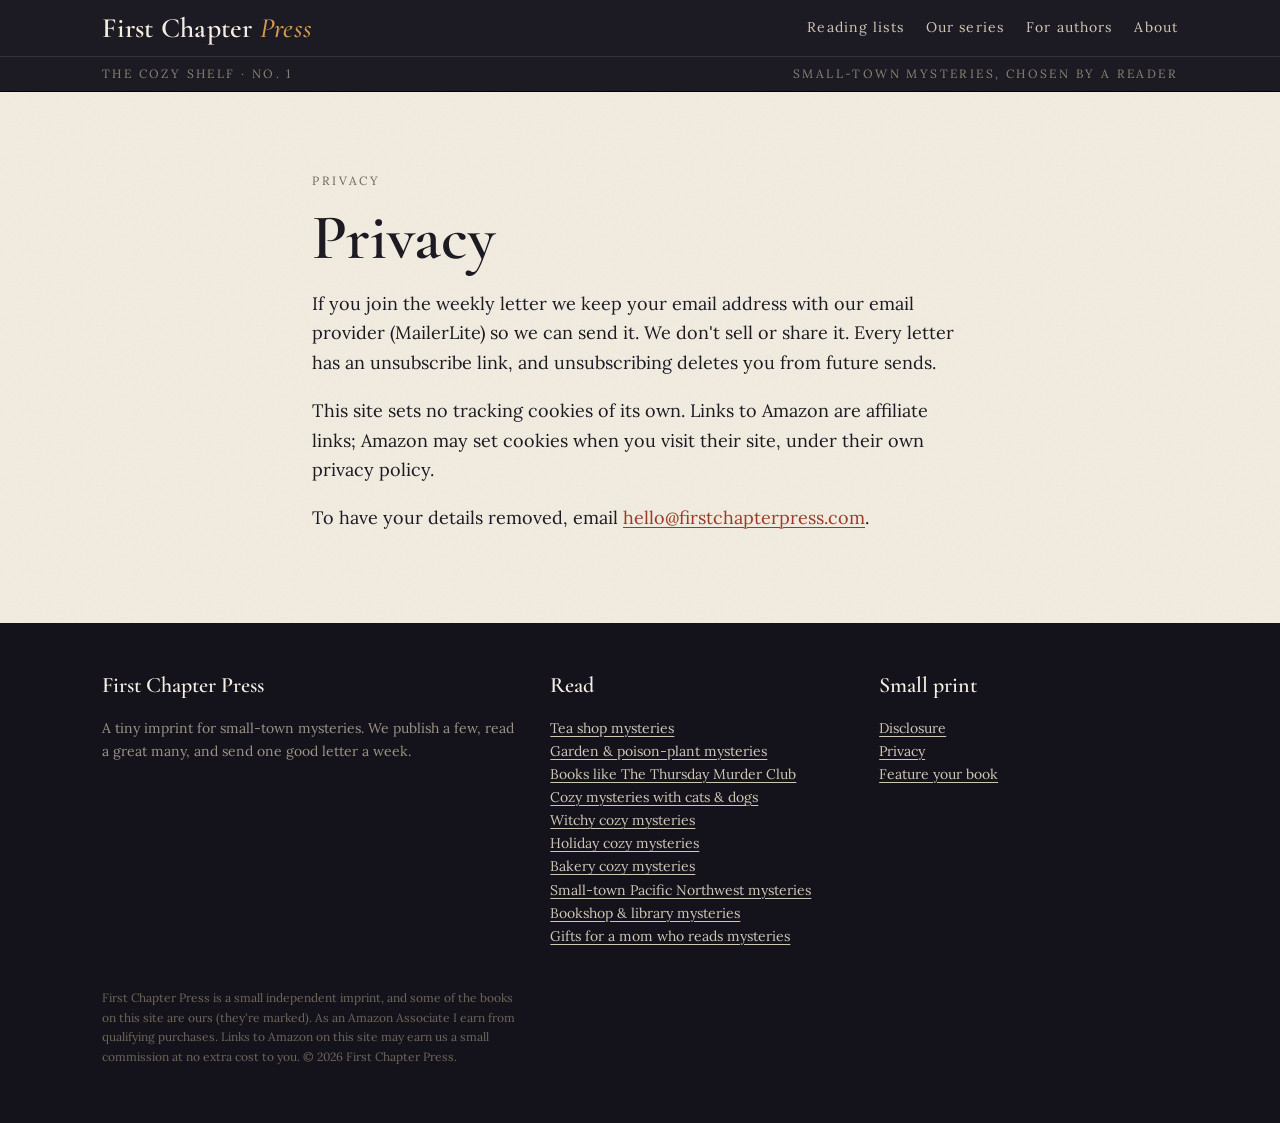
<file: privacy.html>
<!doctype html>
<html lang="en">
<head>
<meta charset="utf-8">
<meta name="viewport" content="width=device-width,initial-scale=1">
<title>Privacy | First Chapter Press</title>
<meta name="description" content="Privacy policy for First Chapter Press.">
<link rel="canonical" href="https://firstchapterpress.com/privacy.html">
<meta property="og:title" content="Privacy | First Chapter Press">
<meta property="og:description" content="Privacy policy for First Chapter Press.">
<meta property="og:image" content="https://firstchapterpress.com/img/twisted-leaf.jpg">
<meta property="og:type" content="website">
<meta name="twitter:card" content="summary_large_image">
<link rel="icon" href="data:image/svg+xml,%3Csvg xmlns='http://www.w3.org/2000/svg' viewBox='0 0 64 64'%3E%3Crect width='64' height='64' rx='8' fill='%231c1a22'/%3E%3Ctext x='32' y='45' font-family='Georgia' font-size='38' font-style='italic' fill='%23d39a52' text-anchor='middle'%3Ef%3C/text%3E%3C/svg%3E">
<link rel="preconnect" href="https://fonts.googleapis.com"><link rel="preconnect" href="https://fonts.gstatic.com" crossorigin>
<link href="https://fonts.googleapis.com/css2?family=Cormorant+Garamond:ital,wght@0,500;0,600;1,500;1,600&family=Lora:ital,wght@0,400;0,700;1,400&display=swap" rel="stylesheet">
<link rel="stylesheet" href="/style.css">
</head>
<body>
<header class="mast"><div class="wrap">
  <a class="logo" href="/">First Chapter <i>Press</i></a>
  <nav><a href="/#lists">Reading lists</a><a href="/#series">Our series</a><a href="/authors.html">For authors</a><a href="/about.html">About</a></nav>
</div>
<div class="issue"><div class="wrap"><span>The Cozy Shelf &middot; No. 1</span><span>Small-town mysteries, chosen by a reader</span></div></div>
</header>
<section class="article"><div class="narrow">
<span class="kicker">Privacy</span><h1>Privacy</h1>
<p>If you join the weekly letter we keep your email address with our email provider (MailerLite) so we can send it. We don't sell or share it. Every letter has an unsubscribe link, and unsubscribing deletes you from future sends.</p>
<p>This site sets no tracking cookies of its own. Links to Amazon are affiliate links; Amazon may set cookies when you visit their site, under their own privacy policy.</p>
<p>To have your details removed, email <a href="mailto:hello@firstchapterpress.com">hello@firstchapterpress.com</a>.</p>
</div></section>
<footer><div class="wrap">
  <div><h4>First Chapter Press</h4><p>A tiny imprint for small-town mysteries. We publish a few, read a great many, and send one good letter a week.</p></div>
  <div><h4>Read</h4><p><a href="/tea-shop-mysteries.html">Tea shop mysteries</a><br><a href="/garden-mysteries.html">Garden &amp; poison-plant mysteries</a><br><a href="/books-like-thursday-murder-club.html">Books like The Thursday Murder Club</a><br><a href="/cozy-mysteries-with-cats-and-dogs.html">Cozy mysteries with cats &amp; dogs</a><br><a href="/witchy-cozy-mysteries.html">Witchy cozy mysteries</a><br><a href="/holiday-cozy-mysteries.html">Holiday cozy mysteries</a><br><a href="/bakery-cozy-mysteries.html">Bakery cozy mysteries</a><br><a href="/pacific-northwest-cozy-mysteries.html">Small-town Pacific Northwest mysteries</a><br><a href="/bookshop-library-cozy-mysteries.html">Bookshop &amp; library mysteries</a><br><a href="/gifts-for-mom.html">Gifts for a mom who reads mysteries</a></p></div>
  <div><h4>Small print</h4><p><a href="/about.html#disclosure">Disclosure</a><br><a href="/privacy.html">Privacy</a><br><a href="/authors.html">Feature your book</a></p></div>
</div>
<div class="wrap"><p style="margin-top:26px;font-size:12px;color:#6f675c">First Chapter Press is a small independent imprint, and some of the books on this site are ours (they&#x27;re marked). As an Amazon Associate I earn from qualifying purchases. Links to Amazon on this site may earn us a small commission at no extra cost to you. &copy; 2026 First Chapter Press.</p></div>
</footer>
<script>
function fcpSubscribe(f){
  var msg=f.parentNode.querySelector('.formmsg'); var email=f.email.value.trim();
  var url='https://assets.mailerlite.com/jsonp/2493463/forms/201066353182901960/subscribe';
  if(!url){msg.textContent='Sign-ups open in a moment. Please try again shortly.';return false;}
  var b=f.querySelector('button'); b.disabled=true; b.textContent='...';
  var data=new FormData(); data.append('fields[email]',email); data.append('ml-submit','1'); data.append('anticsrf','true');
  fetch(url,{method:'POST',body:data}).then(function(r){return r.json().catch(function(){return {success:r.ok}})})
   .then(function(j){ if(j && j.success!==false){f.style.display='none';msg.innerHTML='<b>Almost there.</b> Check your inbox for a confirmation email and tap the button. Your free story arrives right after. Peek in Promotions if it hides.';} else {msg.textContent='That didn\'t go through. Check the address and try again?';b.disabled=false;b.textContent='Join';} })
   .catch(function(){msg.textContent='That didn\'t go through. Please try again.';b.disabled=false;b.textContent='Join';});
  return false;
}
</script>
</body>
</html>
</file>
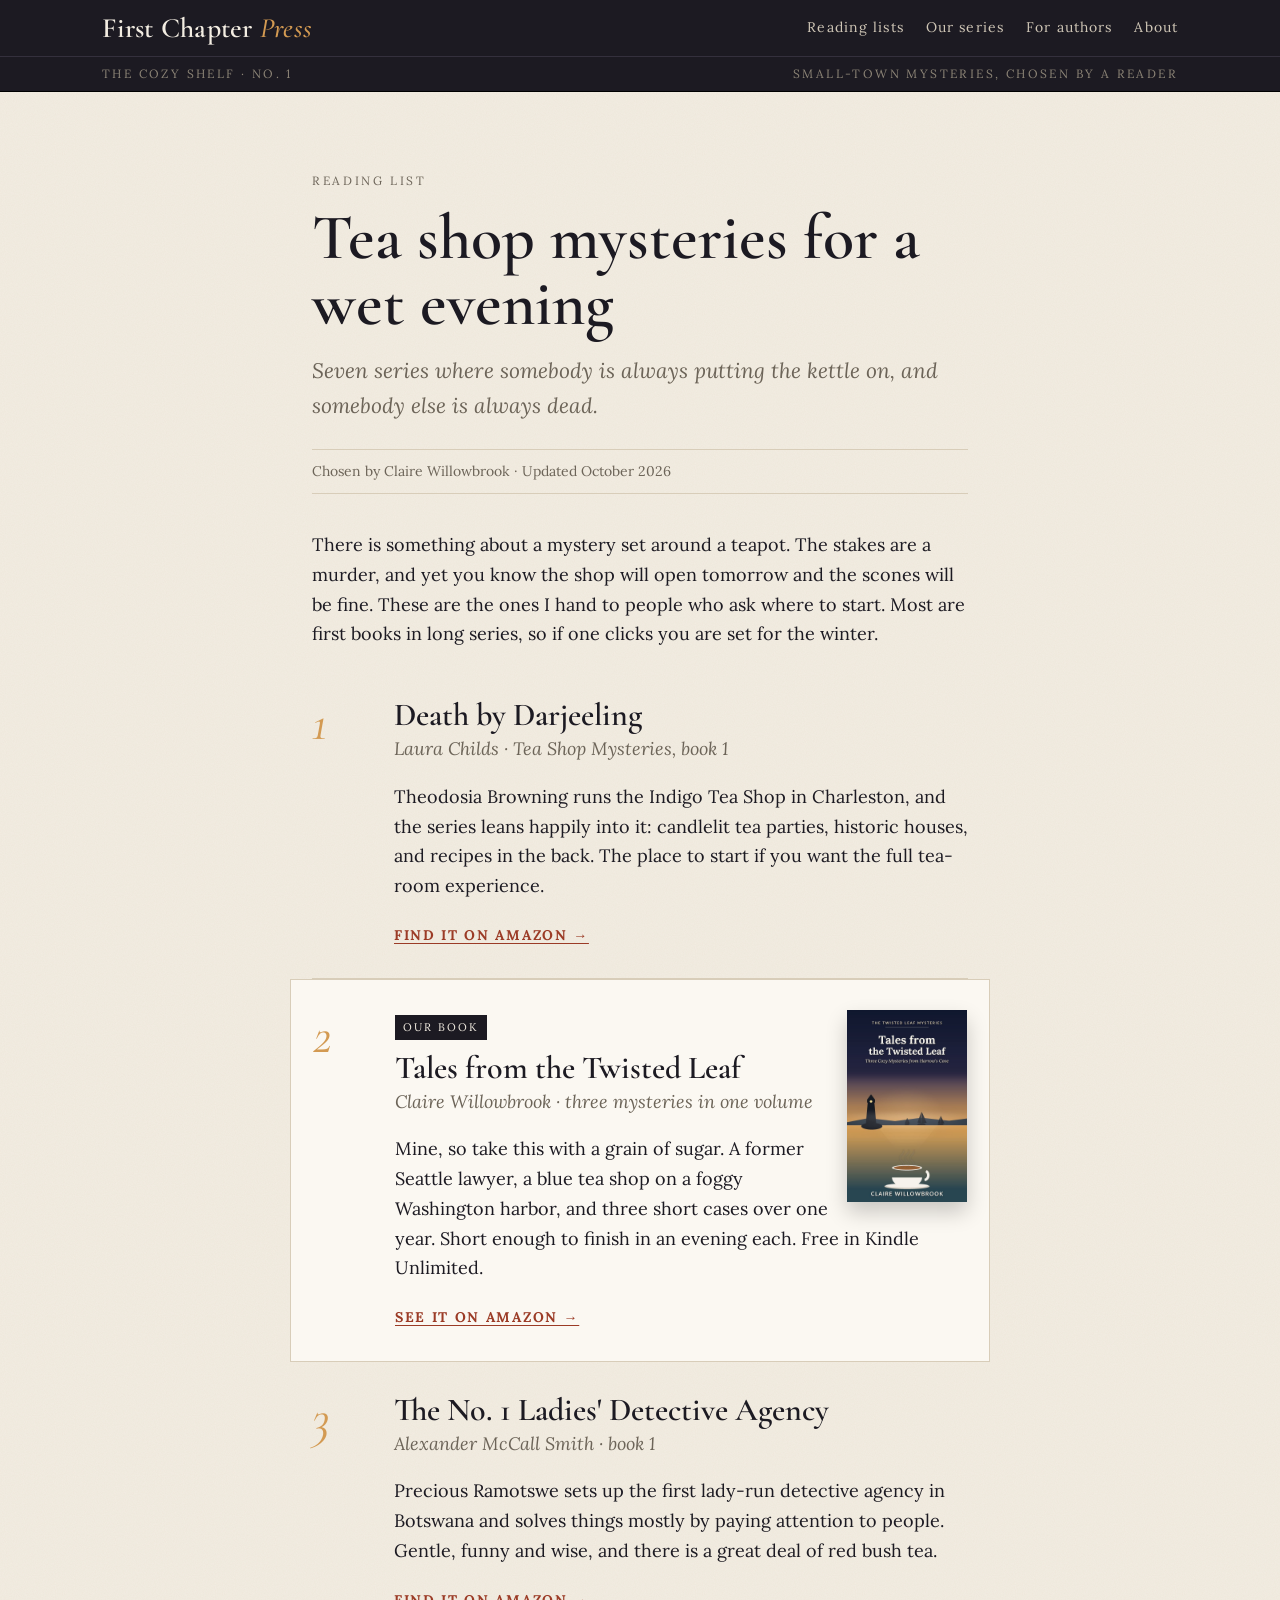
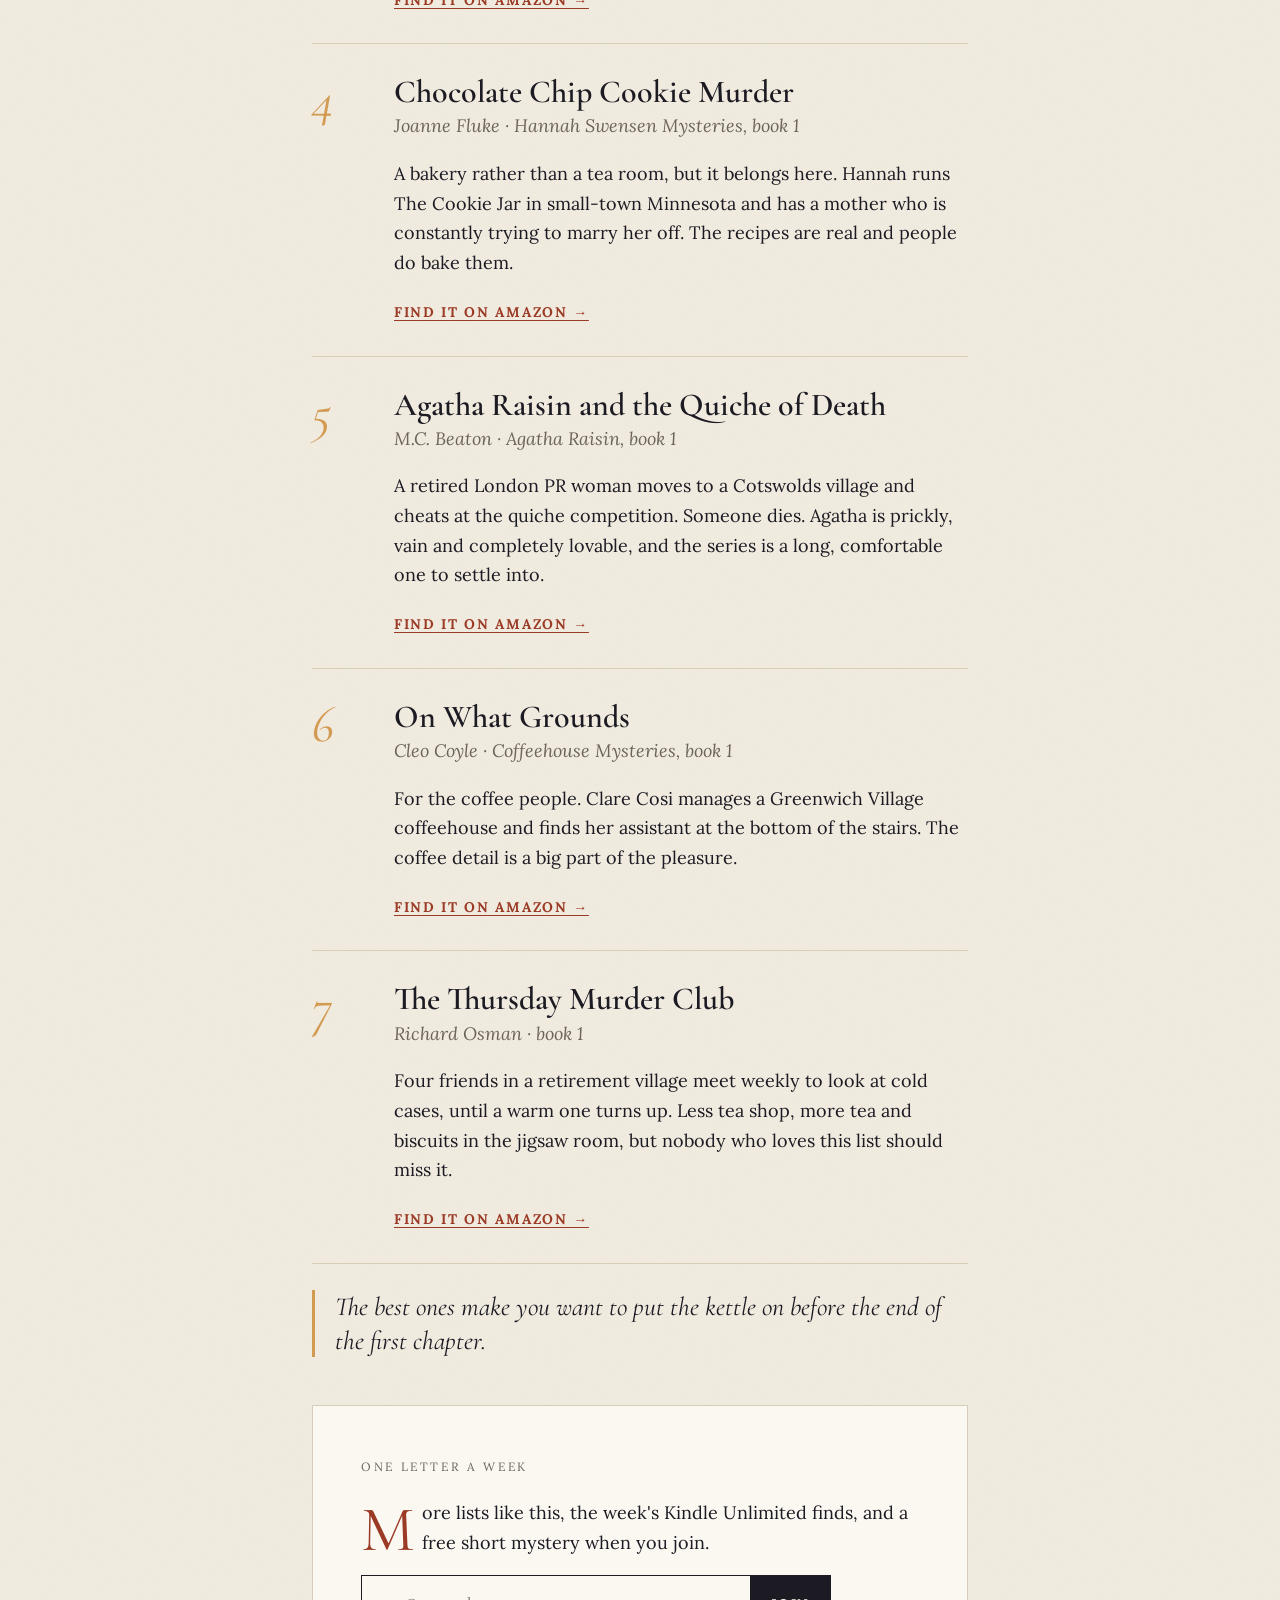
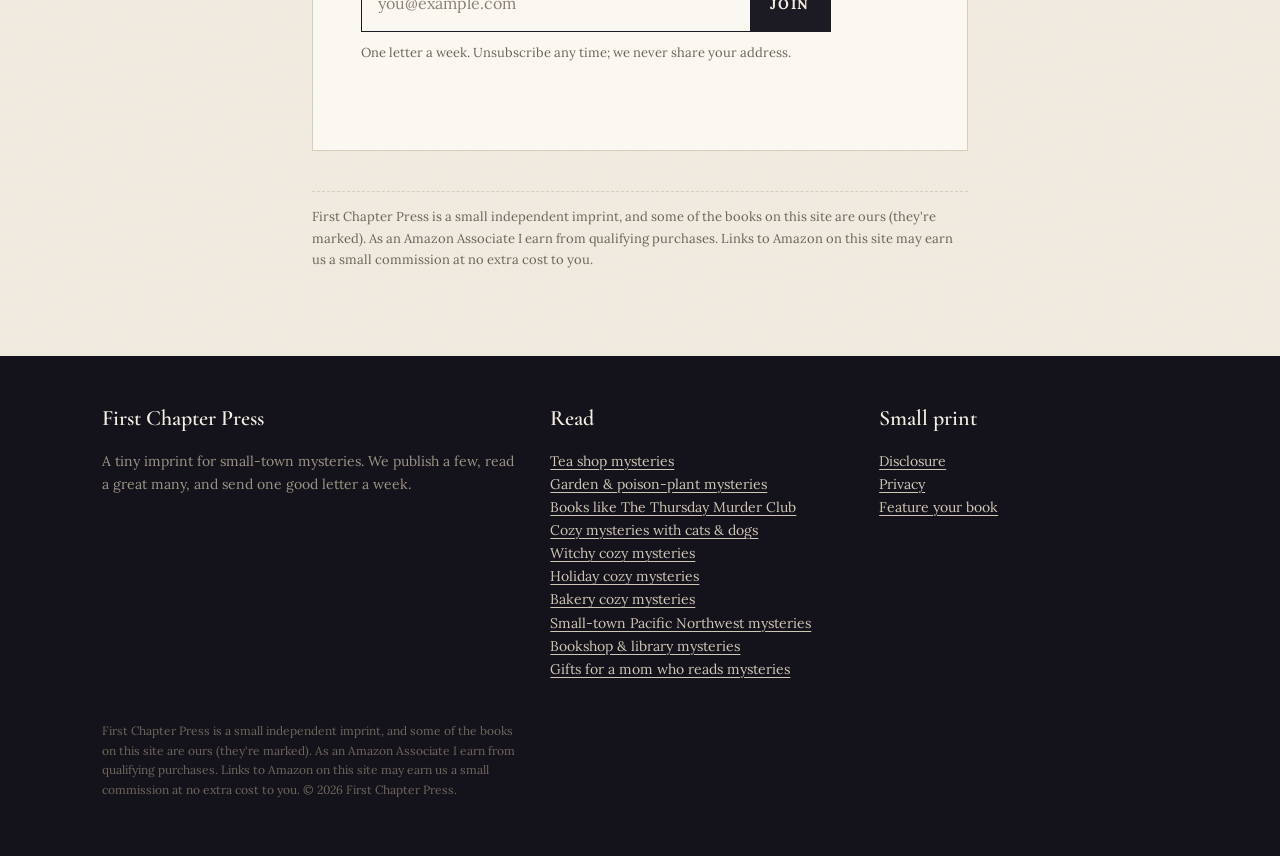
<file: tea-shop-mysteries.html>
<!doctype html>
<html lang="en">
<head>
<meta charset="utf-8">
<meta name="viewport" content="width=device-width,initial-scale=1">
<title>Tea shop mysteries for a wet evening | First Chapter Press</title>
<meta name="description" content="Seven series where somebody is always putting the kettle on, and somebody else is always dead.">
<link rel="canonical" href="https://firstchapterpress.com/tea-shop-mysteries.html">
<meta property="og:title" content="Tea shop mysteries for a wet evening | First Chapter Press">
<meta property="og:description" content="Seven series where somebody is always putting the kettle on, and somebody else is always dead.">
<meta property="og:image" content="https://firstchapterpress.com/img/twisted-leaf.jpg">
<meta property="og:type" content="website">
<meta name="twitter:card" content="summary_large_image">
<link rel="icon" href="data:image/svg+xml,%3Csvg xmlns='http://www.w3.org/2000/svg' viewBox='0 0 64 64'%3E%3Crect width='64' height='64' rx='8' fill='%231c1a22'/%3E%3Ctext x='32' y='45' font-family='Georgia' font-size='38' font-style='italic' fill='%23d39a52' text-anchor='middle'%3Ef%3C/text%3E%3C/svg%3E">
<link rel="preconnect" href="https://fonts.googleapis.com"><link rel="preconnect" href="https://fonts.gstatic.com" crossorigin>
<link href="https://fonts.googleapis.com/css2?family=Cormorant+Garamond:ital,wght@0,500;0,600;1,500;1,600&family=Lora:ital,wght@0,400;0,700;1,400&display=swap" rel="stylesheet">
<link rel="stylesheet" href="/style.css">
</head>
<body>
<header class="mast"><div class="wrap">
  <a class="logo" href="/">First Chapter <i>Press</i></a>
  <nav><a href="/#lists">Reading lists</a><a href="/#series">Our series</a><a href="/authors.html">For authors</a><a href="/about.html">About</a></nav>
</div>
<div class="issue"><div class="wrap"><span>The Cozy Shelf &middot; No. 1</span><span>Small-town mysteries, chosen by a reader</span></div></div>
</header>
<section class="article"><div class="narrow">
<span class="kicker">Reading list</span>
<h1>Tea shop mysteries for a wet evening</h1>
<p class="dek">Seven series where somebody is always putting the kettle on, and somebody else is always dead.</p>
<div class="byline">Chosen by Claire Willowbrook &middot; Updated October 2026</div>
<p>There is something about a mystery set around a teapot. The stakes are a murder, and yet you know the shop will open tomorrow and the scones will be fine. These are the ones I hand to people who ask where to start. Most are first books in long series, so if one clicks you are set for the winter.</p>
<div class="pick"><div class="n">1</div><div>
<h2>Death by Darjeeling</h2><p class="who">Laura Childs &middot; Tea Shop Mysteries, book 1</p><p>Theodosia Browning runs the Indigo Tea Shop in Charleston, and the series leans happily into it: candlelit tea parties, historic houses, and recipes in the back. The place to start if you want the full tea-room experience.</p>
<a class="go" href="https://www.amazon.com/s?k=Death+by+Darjeeling+Laura+Childs&i=digital-text&tag=firstchapterp-20" rel="sponsored noopener">Find it on Amazon &rarr;</a></div></div><div class="pick ours"><div class="n">2</div><div>
<span class="tag">Our book</span>
<a href="https://www.amazon.com/dp/B0H6KGJNWW?tag=firstchapterp-20" rel="sponsored noopener"><img src="/img/twisted-leaf.jpg" alt="Tales from the Twisted Leaf"></a>
<h2>Tales from the Twisted Leaf</h2><p class="who">Claire Willowbrook &middot; three mysteries in one volume</p><p>Mine, so take this with a grain of sugar. A former Seattle lawyer, a blue tea shop on a foggy Washington harbor, and three short cases over one year. Short enough to finish in an evening each. Free in Kindle Unlimited.</p>
<a class="go" href="https://www.amazon.com/dp/B0H6KGJNWW?tag=firstchapterp-20" rel="sponsored noopener">See it on Amazon &rarr;</a></div></div><div class="pick"><div class="n">3</div><div>
<h2>The No. 1 Ladies' Detective Agency</h2><p class="who">Alexander McCall Smith &middot; book 1</p><p>Precious Ramotswe sets up the first lady-run detective agency in Botswana and solves things mostly by paying attention to people. Gentle, funny and wise, and there is a great deal of red bush tea.</p>
<a class="go" href="https://www.amazon.com/s?k=The+No.+1+Ladies%27+Detective+Agency+Alexander+McCall+Smith&i=digital-text&tag=firstchapterp-20" rel="sponsored noopener">Find it on Amazon &rarr;</a></div></div><div class="pick"><div class="n">4</div><div>
<h2>Chocolate Chip Cookie Murder</h2><p class="who">Joanne Fluke &middot; Hannah Swensen Mysteries, book 1</p><p>A bakery rather than a tea room, but it belongs here. Hannah runs The Cookie Jar in small-town Minnesota and has a mother who is constantly trying to marry her off. The recipes are real and people do bake them.</p>
<a class="go" href="https://www.amazon.com/s?k=Chocolate+Chip+Cookie+Murder+Joanne+Fluke&i=digital-text&tag=firstchapterp-20" rel="sponsored noopener">Find it on Amazon &rarr;</a></div></div><div class="pick"><div class="n">5</div><div>
<h2>Agatha Raisin and the Quiche of Death</h2><p class="who">M.C. Beaton &middot; Agatha Raisin, book 1</p><p>A retired London PR woman moves to a Cotswolds village and cheats at the quiche competition. Someone dies. Agatha is prickly, vain and completely lovable, and the series is a long, comfortable one to settle into.</p>
<a class="go" href="https://www.amazon.com/s?k=Agatha+Raisin+and+the+Quiche+of+Death+M.C.+Beaton&i=digital-text&tag=firstchapterp-20" rel="sponsored noopener">Find it on Amazon &rarr;</a></div></div><div class="pick"><div class="n">6</div><div>
<h2>On What Grounds</h2><p class="who">Cleo Coyle &middot; Coffeehouse Mysteries, book 1</p><p>For the coffee people. Clare Cosi manages a Greenwich Village coffeehouse and finds her assistant at the bottom of the stairs. The coffee detail is a big part of the pleasure.</p>
<a class="go" href="https://www.amazon.com/s?k=On+What+Grounds+Cleo+Coyle&i=digital-text&tag=firstchapterp-20" rel="sponsored noopener">Find it on Amazon &rarr;</a></div></div><div class="pick"><div class="n">7</div><div>
<h2>The Thursday Murder Club</h2><p class="who">Richard Osman &middot; book 1</p><p>Four friends in a retirement village meet weekly to look at cold cases, until a warm one turns up. Less tea shop, more tea and biscuits in the jigsaw room, but nobody who loves this list should miss it.</p>
<a class="go" href="https://www.amazon.com/s?k=The+Thursday+Murder+Club+Richard+Osman&i=digital-text&tag=firstchapterp-20" rel="sponsored noopener">Find it on Amazon &rarr;</a></div></div>
<blockquote>The best ones make you want to put the kettle on before the end of the first chapter.</blockquote>
<div class="letter" style="margin-top:48px"><span class="kicker">One letter a week</span>
<p>More lists like this, the week's Kindle Unlimited finds, and a free short mystery when you join.</p>
<form class="signup light" data-ml onsubmit="return fcpSubscribe(this)">
  <input type="email" name="email" required placeholder="you@example.com" aria-label="Email address">
  <input type="hidden" name="src" value="tea-shop-mysteries">
  <button type="submit">Join</button>
</form>
<p class="fine dark">One letter a week. Unsubscribe any time; we never share your address.</p>
<p class="formmsg" aria-live="polite"></p></div>
<p class="disclose">First Chapter Press is a small independent imprint, and some of the books on this site are ours (they&#x27;re marked). As an Amazon Associate I earn from qualifying purchases. Links to Amazon on this site may earn us a small commission at no extra cost to you.</p>
</div></section>
<footer><div class="wrap">
  <div><h4>First Chapter Press</h4><p>A tiny imprint for small-town mysteries. We publish a few, read a great many, and send one good letter a week.</p></div>
  <div><h4>Read</h4><p><a href="/tea-shop-mysteries.html">Tea shop mysteries</a><br><a href="/garden-mysteries.html">Garden &amp; poison-plant mysteries</a><br><a href="/books-like-thursday-murder-club.html">Books like The Thursday Murder Club</a><br><a href="/cozy-mysteries-with-cats-and-dogs.html">Cozy mysteries with cats &amp; dogs</a><br><a href="/witchy-cozy-mysteries.html">Witchy cozy mysteries</a><br><a href="/holiday-cozy-mysteries.html">Holiday cozy mysteries</a><br><a href="/bakery-cozy-mysteries.html">Bakery cozy mysteries</a><br><a href="/pacific-northwest-cozy-mysteries.html">Small-town Pacific Northwest mysteries</a><br><a href="/bookshop-library-cozy-mysteries.html">Bookshop &amp; library mysteries</a><br><a href="/gifts-for-mom.html">Gifts for a mom who reads mysteries</a></p></div>
  <div><h4>Small print</h4><p><a href="/about.html#disclosure">Disclosure</a><br><a href="/privacy.html">Privacy</a><br><a href="/authors.html">Feature your book</a></p></div>
</div>
<div class="wrap"><p style="margin-top:26px;font-size:12px;color:#6f675c">First Chapter Press is a small independent imprint, and some of the books on this site are ours (they&#x27;re marked). As an Amazon Associate I earn from qualifying purchases. Links to Amazon on this site may earn us a small commission at no extra cost to you. &copy; 2026 First Chapter Press.</p></div>
</footer>
<script>
function fcpSubscribe(f){
  var msg=f.parentNode.querySelector('.formmsg'); var email=f.email.value.trim();
  var url='https://assets.mailerlite.com/jsonp/2493463/forms/201066353182901960/subscribe';
  if(!url){msg.textContent='Sign-ups open in a moment. Please try again shortly.';return false;}
  var b=f.querySelector('button'); b.disabled=true; b.textContent='...';
  var data=new FormData(); data.append('fields[email]',email); data.append('ml-submit','1'); data.append('anticsrf','true');
  fetch(url,{method:'POST',body:data}).then(function(r){return r.json().catch(function(){return {success:r.ok}})})
   .then(function(j){ if(j && j.success!==false){f.style.display='none';msg.innerHTML='<b>Almost there.</b> Check your inbox for a confirmation email and tap the button. Your free story arrives right after. Peek in Promotions if it hides.';} else {msg.textContent='That didn\'t go through. Check the address and try again?';b.disabled=false;b.textContent='Join';} })
   .catch(function(){msg.textContent='That didn\'t go through. Please try again.';b.disabled=false;b.textContent='Join';});
  return false;
}
</script>
</body>
</html>
</file>
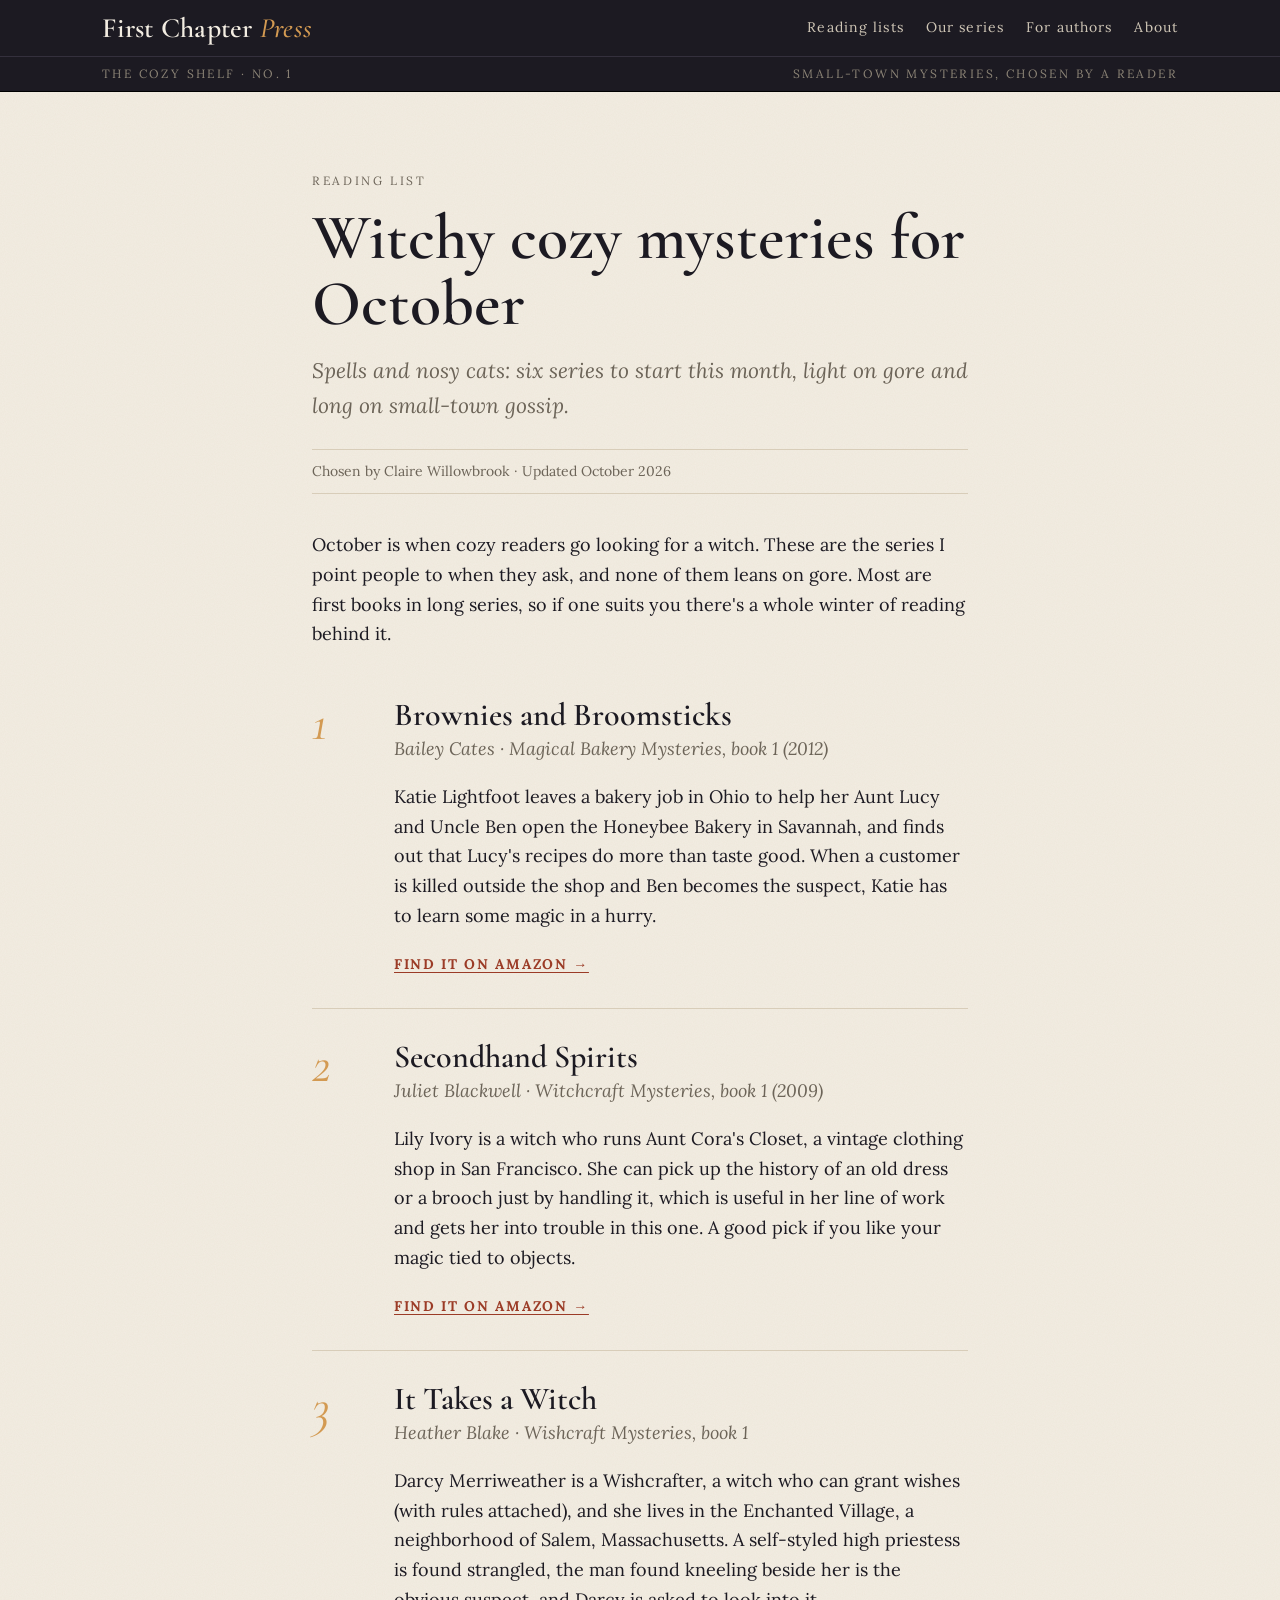
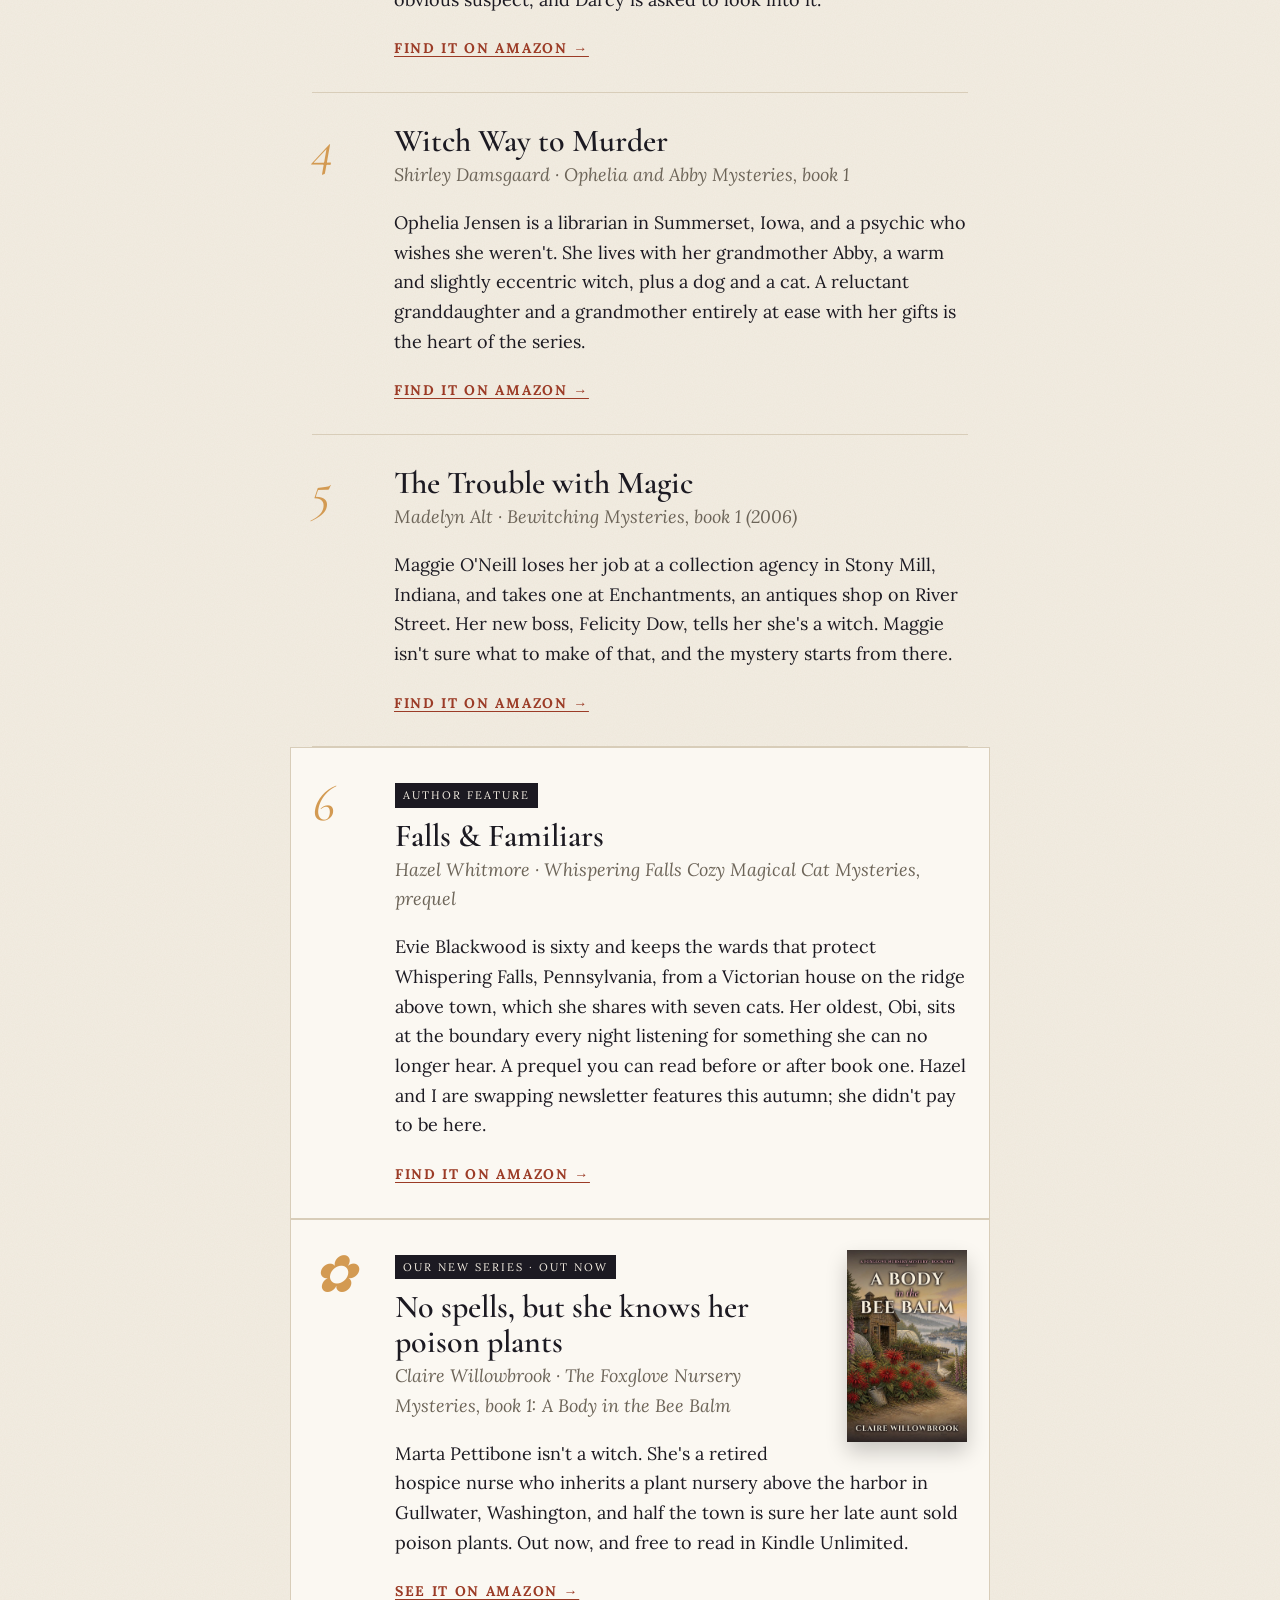
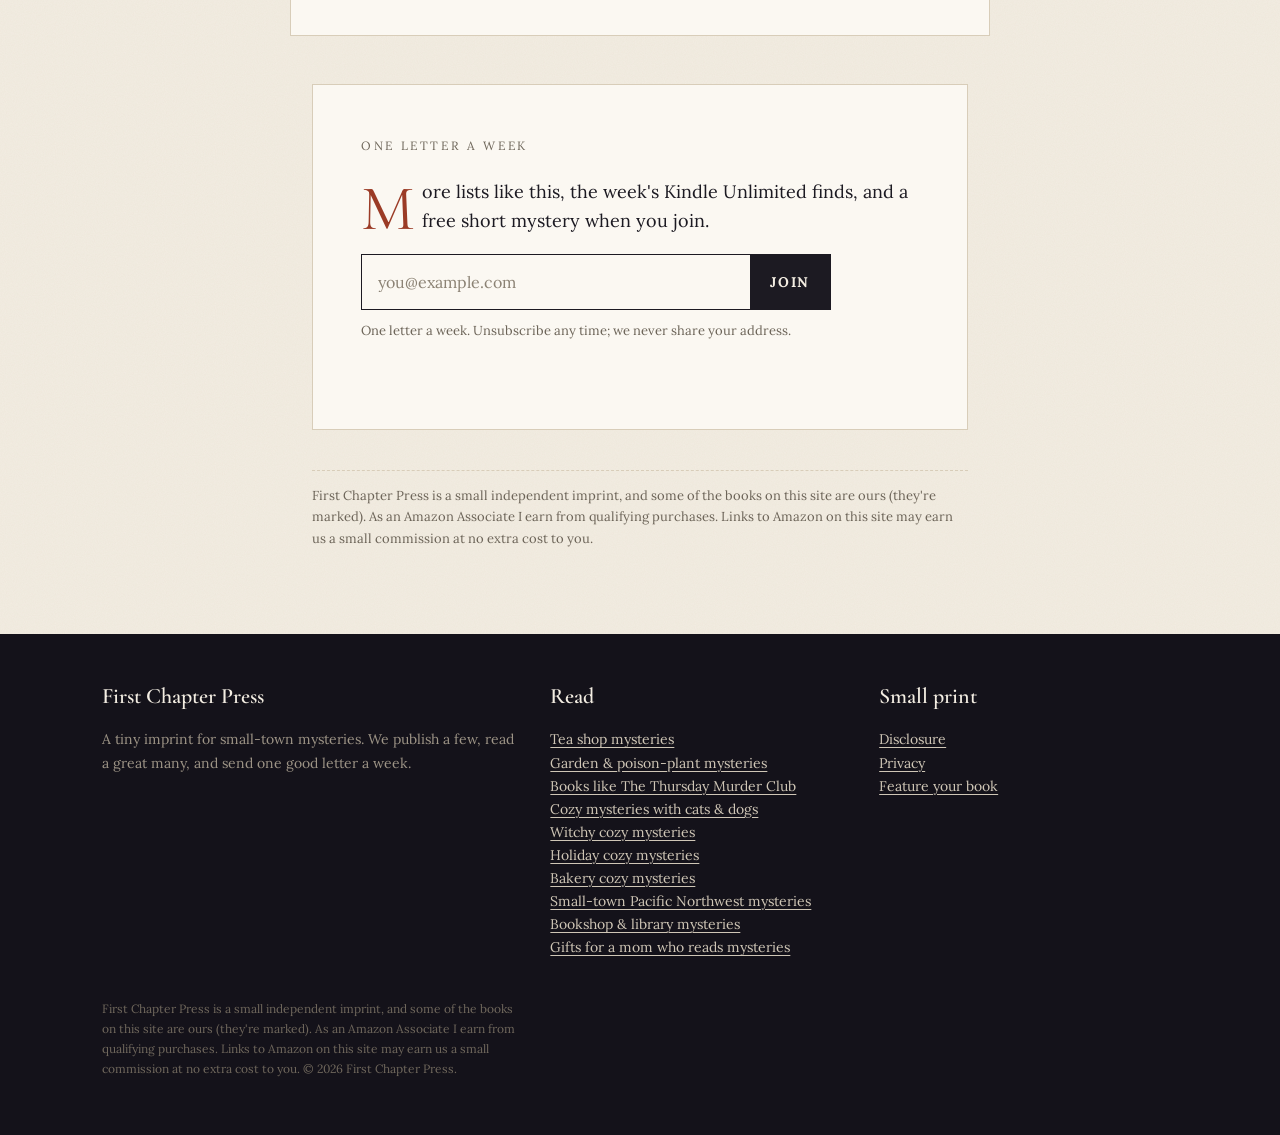
<file: witchy-cozy-mysteries.html>
<!doctype html>
<html lang="en">
<head>
<meta charset="utf-8">
<meta name="viewport" content="width=device-width,initial-scale=1">
<title>Witchy cozy mysteries for October | First Chapter Press</title>
<meta name="description" content="Spells and nosy cats: six series to start this month, light on gore and long on small-town gossip.">
<link rel="canonical" href="https://firstchapterpress.com/witchy-cozy-mysteries.html">
<meta property="og:title" content="Witchy cozy mysteries for October | First Chapter Press">
<meta property="og:description" content="Spells and nosy cats: six series to start this month, light on gore and long on small-town gossip.">
<meta property="og:image" content="https://firstchapterpress.com/img/bee-balm.jpg">
<meta property="og:type" content="website">
<meta name="twitter:card" content="summary_large_image">
<link rel="icon" href="data:image/svg+xml,%3Csvg xmlns='http://www.w3.org/2000/svg' viewBox='0 0 64 64'%3E%3Crect width='64' height='64' rx='8' fill='%231c1a22'/%3E%3Ctext x='32' y='45' font-family='Georgia' font-size='38' font-style='italic' fill='%23d39a52' text-anchor='middle'%3Ef%3C/text%3E%3C/svg%3E">
<link rel="preconnect" href="https://fonts.googleapis.com"><link rel="preconnect" href="https://fonts.gstatic.com" crossorigin>
<link href="https://fonts.googleapis.com/css2?family=Cormorant+Garamond:ital,wght@0,500;0,600;1,500;1,600&family=Lora:ital,wght@0,400;0,700;1,400&display=swap" rel="stylesheet">
<link rel="stylesheet" href="/style.css">
</head>
<body>
<header class="mast"><div class="wrap">
  <a class="logo" href="/">First Chapter <i>Press</i></a>
  <nav><a href="/#lists">Reading lists</a><a href="/#series">Our series</a><a href="/authors.html">For authors</a><a href="/about.html">About</a></nav>
</div>
<div class="issue"><div class="wrap"><span>The Cozy Shelf &middot; No. 1</span><span>Small-town mysteries, chosen by a reader</span></div></div>
</header>
<section class="article"><div class="narrow">
<span class="kicker">Reading list</span>
<h1>Witchy cozy mysteries for October</h1>
<p class="dek">Spells and nosy cats: six series to start this month, light on gore and long on small-town gossip.</p>
<div class="byline">Chosen by Claire Willowbrook &middot; Updated October 2026</div>
<p>October is when cozy readers go looking for a witch. These are the series I point people to when they ask, and none of them leans on gore. Most are first books in long series, so if one suits you there's a whole winter of reading behind it.</p>
<div class="pick"><div class="n">1</div><div>
<h2>Brownies and Broomsticks</h2><p class="who">Bailey Cates &middot; Magical Bakery Mysteries, book 1 (2012)</p><p>Katie Lightfoot leaves a bakery job in Ohio to help her Aunt Lucy and Uncle Ben open the Honeybee Bakery in Savannah, and finds out that Lucy's recipes do more than taste good. When a customer is killed outside the shop and Ben becomes the suspect, Katie has to learn some magic in a hurry.</p>
<a class="go" href="https://www.amazon.com/s?k=Brownies+and+Broomsticks+Bailey+Cates&i=digital-text&tag=firstchapterp-20" rel="sponsored noopener">Find it on Amazon &rarr;</a></div></div><div class="pick"><div class="n">2</div><div>
<h2>Secondhand Spirits</h2><p class="who">Juliet Blackwell &middot; Witchcraft Mysteries, book 1 (2009)</p><p>Lily Ivory is a witch who runs Aunt Cora's Closet, a vintage clothing shop in San Francisco. She can pick up the history of an old dress or a brooch just by handling it, which is useful in her line of work and gets her into trouble in this one. A good pick if you like your magic tied to objects.</p>
<a class="go" href="https://www.amazon.com/s?k=Secondhand+Spirits+Juliet+Blackwell&i=digital-text&tag=firstchapterp-20" rel="sponsored noopener">Find it on Amazon &rarr;</a></div></div><div class="pick"><div class="n">3</div><div>
<h2>It Takes a Witch</h2><p class="who">Heather Blake &middot; Wishcraft Mysteries, book 1</p><p>Darcy Merriweather is a Wishcrafter, a witch who can grant wishes (with rules attached), and she lives in the Enchanted Village, a neighborhood of Salem, Massachusetts. A self-styled high priestess is found strangled, the man found kneeling beside her is the obvious suspect, and Darcy is asked to look into it.</p>
<a class="go" href="https://www.amazon.com/s?k=It+Takes+a+Witch+Heather+Blake&i=digital-text&tag=firstchapterp-20" rel="sponsored noopener">Find it on Amazon &rarr;</a></div></div><div class="pick"><div class="n">4</div><div>
<h2>Witch Way to Murder</h2><p class="who">Shirley Damsgaard &middot; Ophelia and Abby Mysteries, book 1</p><p>Ophelia Jensen is a librarian in Summerset, Iowa, and a psychic who wishes she weren't. She lives with her grandmother Abby, a warm and slightly eccentric witch, plus a dog and a cat. A reluctant granddaughter and a grandmother entirely at ease with her gifts is the heart of the series.</p>
<a class="go" href="https://www.amazon.com/s?k=Witch+Way+to+Murder+Shirley+Damsgaard&i=digital-text&tag=firstchapterp-20" rel="sponsored noopener">Find it on Amazon &rarr;</a></div></div><div class="pick"><div class="n">5</div><div>
<h2>The Trouble with Magic</h2><p class="who">Madelyn Alt &middot; Bewitching Mysteries, book 1 (2006)</p><p>Maggie O'Neill loses her job at a collection agency in Stony Mill, Indiana, and takes one at Enchantments, an antiques shop on River Street. Her new boss, Felicity Dow, tells her she's a witch. Maggie isn't sure what to make of that, and the mystery starts from there.</p>
<a class="go" href="https://www.amazon.com/s?k=The+Trouble+with+Magic+Madelyn+Alt&i=digital-text&tag=firstchapterp-20" rel="sponsored noopener">Find it on Amazon &rarr;</a></div></div><div class="pick ours"><div class="n">6</div><div>
<span class="tag">Author feature</span>
<h2>Falls &amp; Familiars</h2><p class="who">Hazel Whitmore &middot; Whispering Falls Cozy Magical Cat Mysteries, prequel</p><p>Evie Blackwood is sixty and keeps the wards that protect Whispering Falls, Pennsylvania, from a Victorian house on the ridge above town, which she shares with seven cats. Her oldest, Obi, sits at the boundary every night listening for something she can no longer hear. A prequel you can read before or after book one. Hazel and I are swapping newsletter features this autumn; she didn't pay to be here.</p>
<a class="go" href="https://www.amazon.com/s?k=Falls+%26amp%3B+Familiars+Hazel+Whitmore&i=digital-text&tag=firstchapterp-20" rel="sponsored noopener">Find it on Amazon &rarr;</a></div></div>
<div class="pick ours"><div class="n">&#10047;</div><div><span class="tag">Our new series &middot; out now</span>
<a href="https://www.amazon.com/dp/B0HP7KBPN3?tag=firstchapterp-20" rel="sponsored noopener"><img src="/img/bee-balm.jpg" alt="A Body in the Bee Balm"></a>
<h2>No spells, but she knows her poison plants</h2><p class="who">Claire Willowbrook &middot; The Foxglove Nursery Mysteries, book 1: A Body in the Bee Balm</p>
<p>Marta Pettibone isn't a witch. She's a retired hospice nurse who inherits a plant nursery above the harbor in Gullwater, Washington, and half the town is sure her late aunt sold poison plants. Out now, and free to read in Kindle Unlimited.</p>
<a class="go" href="https://www.amazon.com/dp/B0HP7KBPN3?tag=firstchapterp-20" rel="sponsored noopener">See it on Amazon &rarr;</a></div></div>
<div class="letter" style="margin-top:48px"><span class="kicker">One letter a week</span>
<p>More lists like this, the week's Kindle Unlimited finds, and a free short mystery when you join.</p>
<form class="signup light" data-ml onsubmit="return fcpSubscribe(this)">
  <input type="email" name="email" required placeholder="you@example.com" aria-label="Email address">
  <input type="hidden" name="src" value="witchy-cozy-mysteries">
  <button type="submit">Join</button>
</form>
<p class="fine dark">One letter a week. Unsubscribe any time; we never share your address.</p>
<p class="formmsg" aria-live="polite"></p></div>
<p class="disclose">First Chapter Press is a small independent imprint, and some of the books on this site are ours (they&#x27;re marked). As an Amazon Associate I earn from qualifying purchases. Links to Amazon on this site may earn us a small commission at no extra cost to you.</p>
</div></section>
<footer><div class="wrap">
  <div><h4>First Chapter Press</h4><p>A tiny imprint for small-town mysteries. We publish a few, read a great many, and send one good letter a week.</p></div>
  <div><h4>Read</h4><p><a href="/tea-shop-mysteries.html">Tea shop mysteries</a><br><a href="/garden-mysteries.html">Garden &amp; poison-plant mysteries</a><br><a href="/books-like-thursday-murder-club.html">Books like The Thursday Murder Club</a><br><a href="/cozy-mysteries-with-cats-and-dogs.html">Cozy mysteries with cats &amp; dogs</a><br><a href="/witchy-cozy-mysteries.html">Witchy cozy mysteries</a><br><a href="/holiday-cozy-mysteries.html">Holiday cozy mysteries</a><br><a href="/bakery-cozy-mysteries.html">Bakery cozy mysteries</a><br><a href="/pacific-northwest-cozy-mysteries.html">Small-town Pacific Northwest mysteries</a><br><a href="/bookshop-library-cozy-mysteries.html">Bookshop &amp; library mysteries</a><br><a href="/gifts-for-mom.html">Gifts for a mom who reads mysteries</a></p></div>
  <div><h4>Small print</h4><p><a href="/about.html#disclosure">Disclosure</a><br><a href="/privacy.html">Privacy</a><br><a href="/authors.html">Feature your book</a></p></div>
</div>
<div class="wrap"><p style="margin-top:26px;font-size:12px;color:#6f675c">First Chapter Press is a small independent imprint, and some of the books on this site are ours (they&#x27;re marked). As an Amazon Associate I earn from qualifying purchases. Links to Amazon on this site may earn us a small commission at no extra cost to you. &copy; 2026 First Chapter Press.</p></div>
</footer>
<script>
function fcpSubscribe(f){
  var msg=f.parentNode.querySelector('.formmsg'); var email=f.email.value.trim();
  var url='https://assets.mailerlite.com/jsonp/2493463/forms/201066353182901960/subscribe';
  if(!url){msg.textContent='Sign-ups open in a moment. Please try again shortly.';return false;}
  var b=f.querySelector('button'); b.disabled=true; b.textContent='...';
  var data=new FormData(); data.append('fields[email]',email); data.append('ml-submit','1'); data.append('anticsrf','true');
  fetch(url,{method:'POST',body:data}).then(function(r){return r.json().catch(function(){return {success:r.ok}})})
   .then(function(j){ if(j && j.success!==false){f.style.display='none';msg.innerHTML='<b>Almost there.</b> Check your inbox for a confirmation email and tap the button. Your free story arrives right after. Peek in Promotions if it hides.';} else {msg.textContent='That didn\'t go through. Check the address and try again?';b.disabled=false;b.textContent='Join';} })
   .catch(function(){msg.textContent='That didn\'t go through. Please try again.';b.disabled=false;b.textContent='Join';});
  return false;
}
</script>
</body>
</html>
</file>
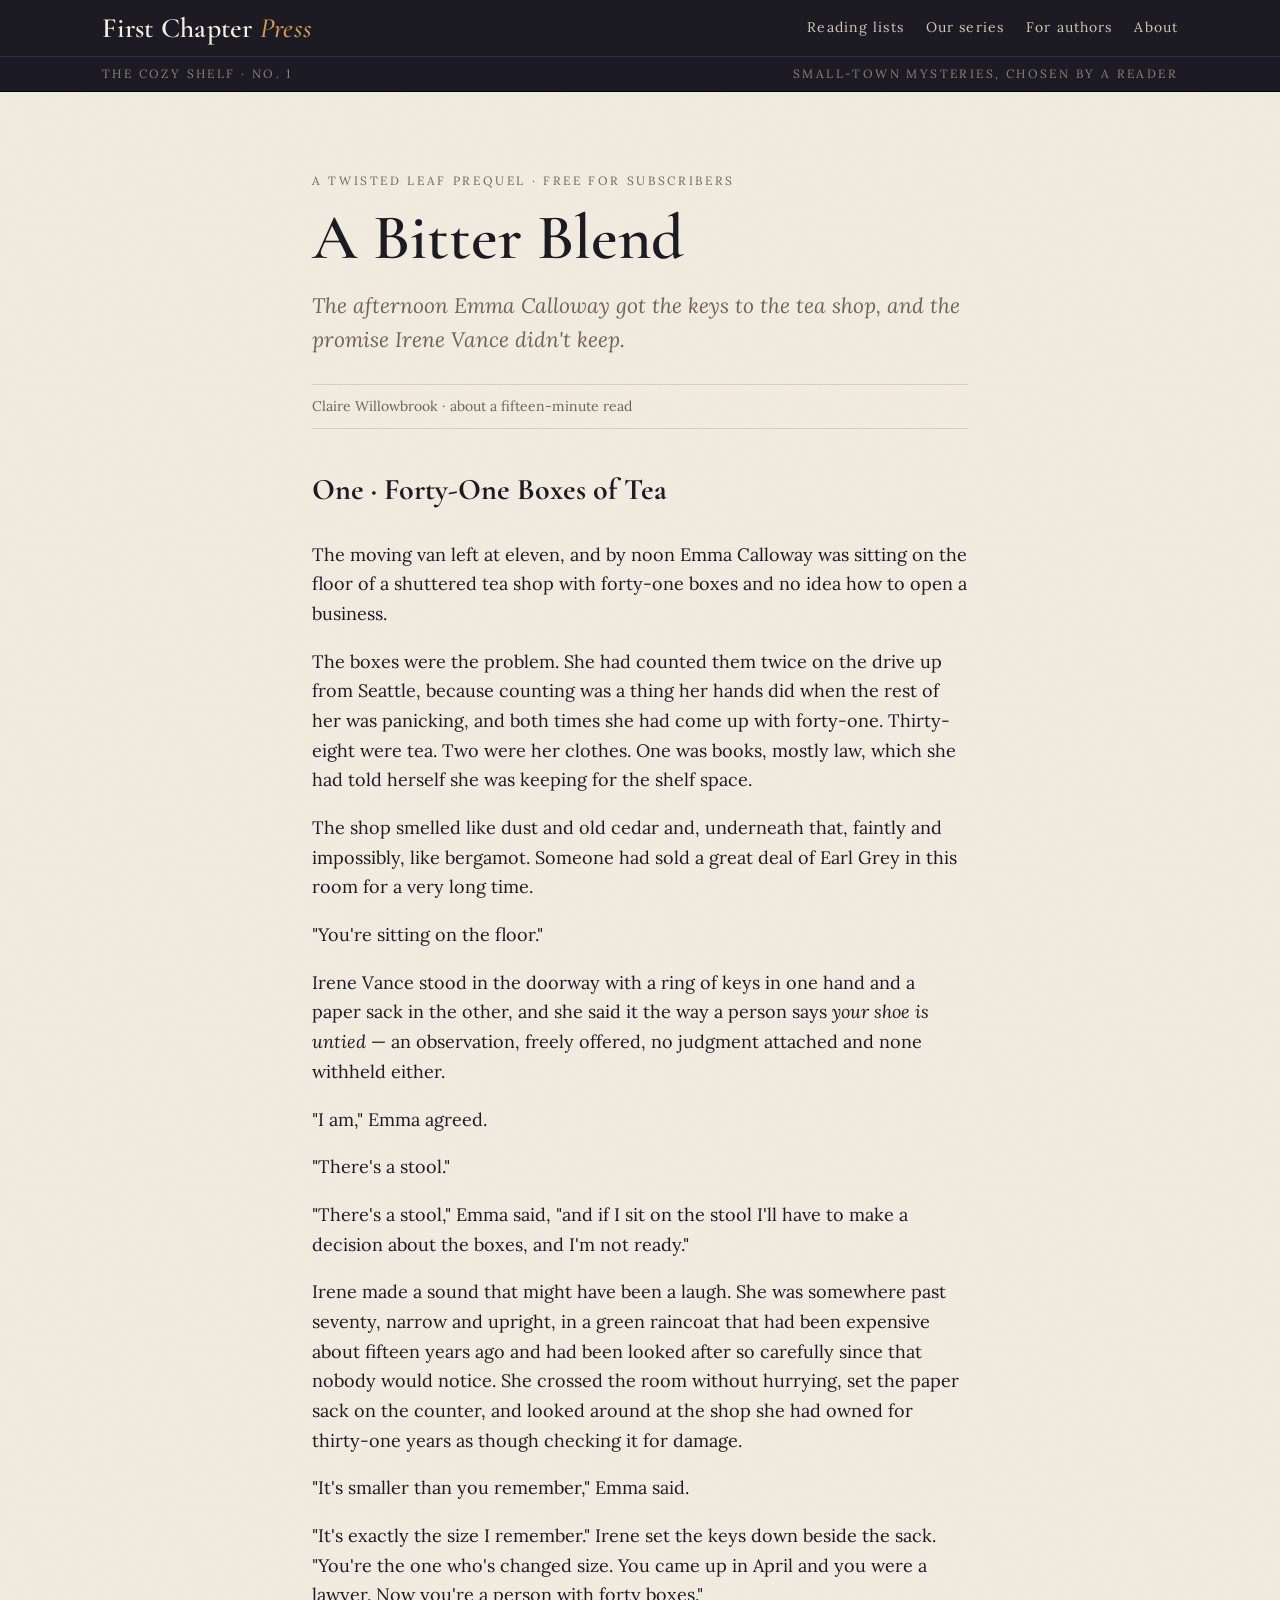
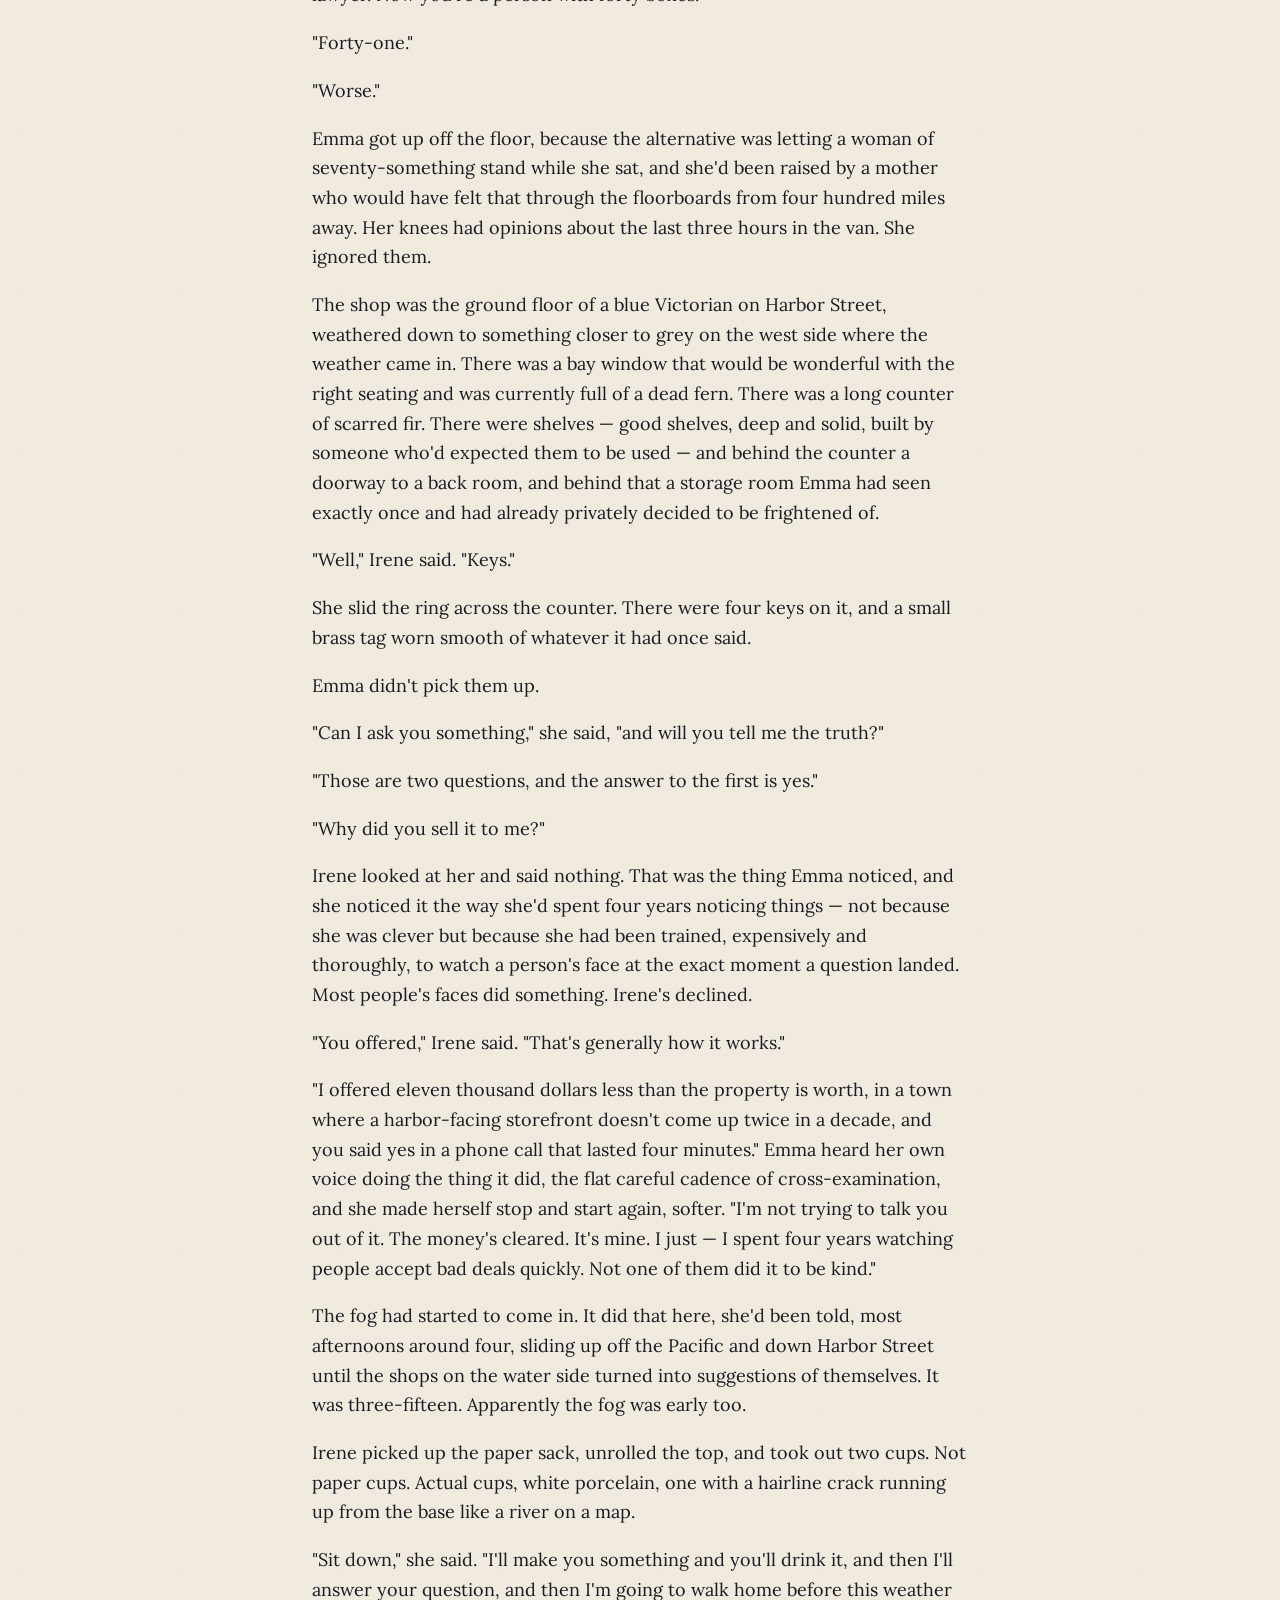
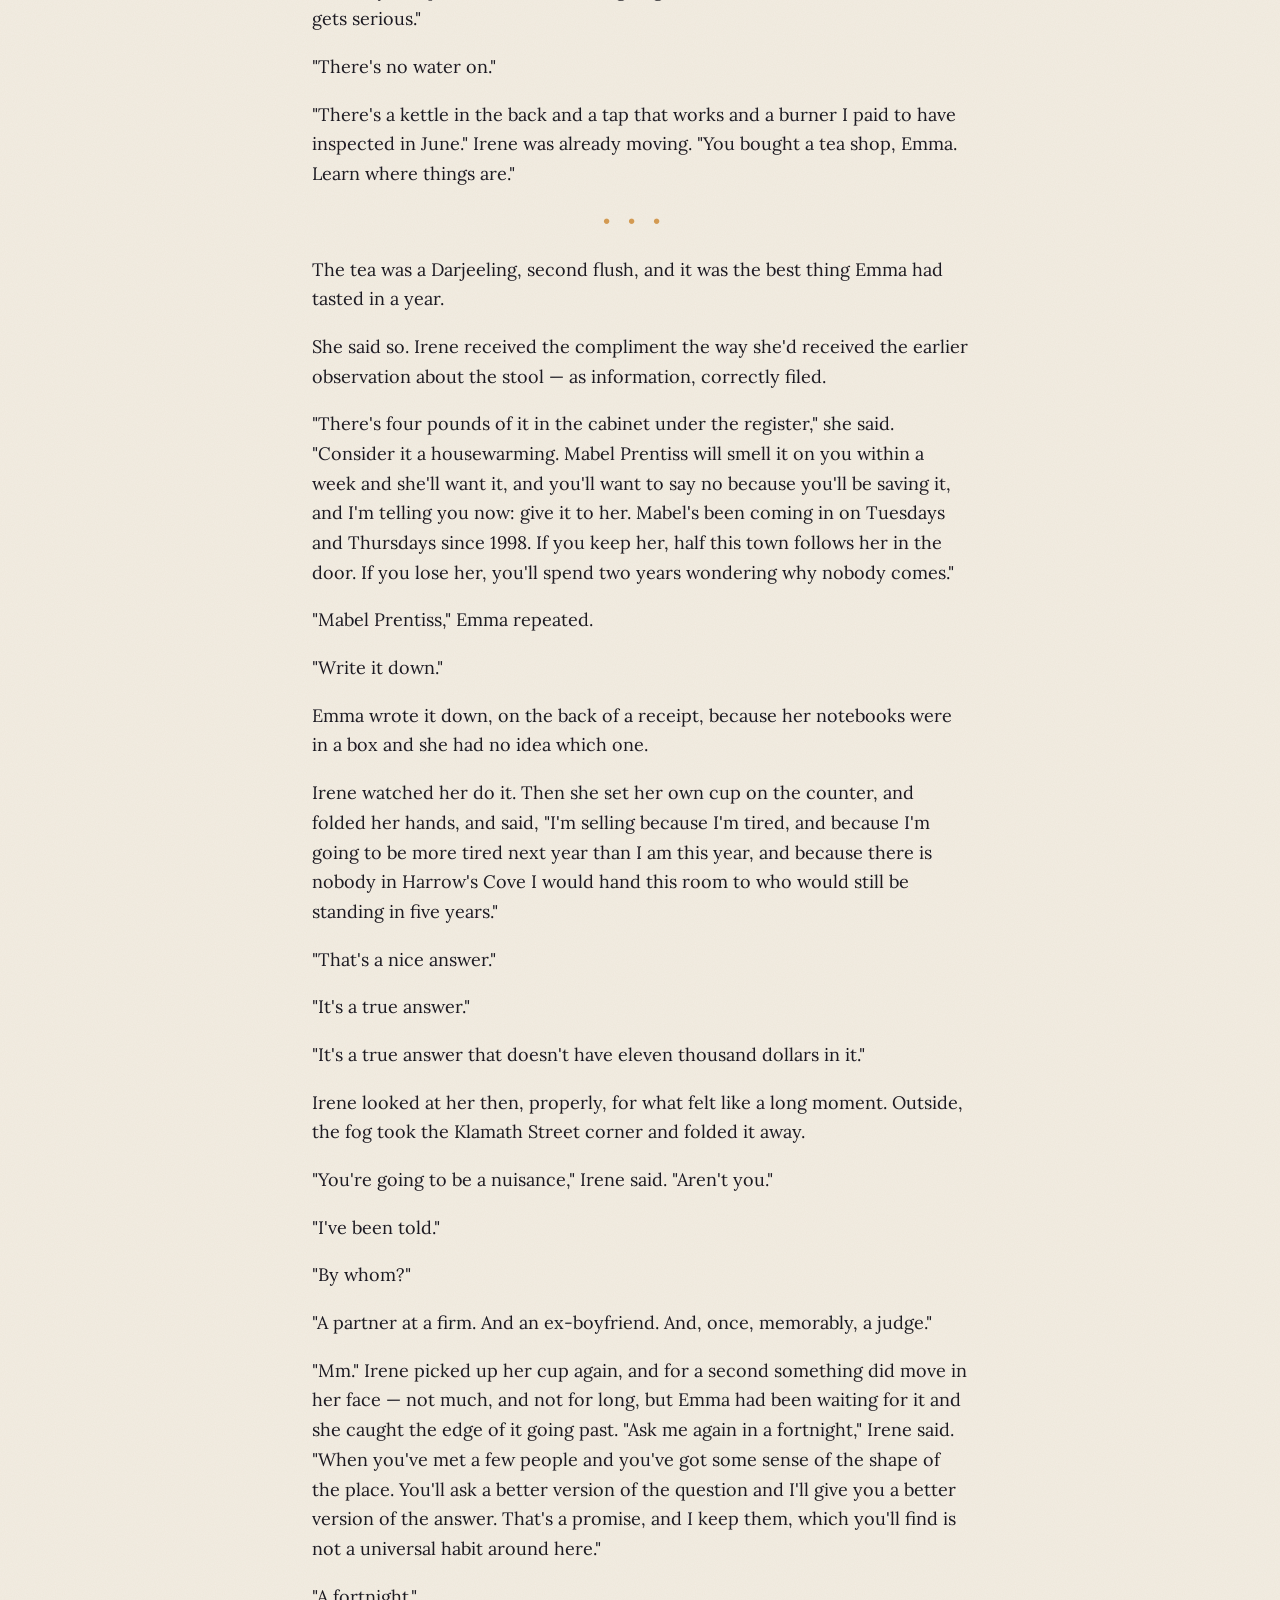
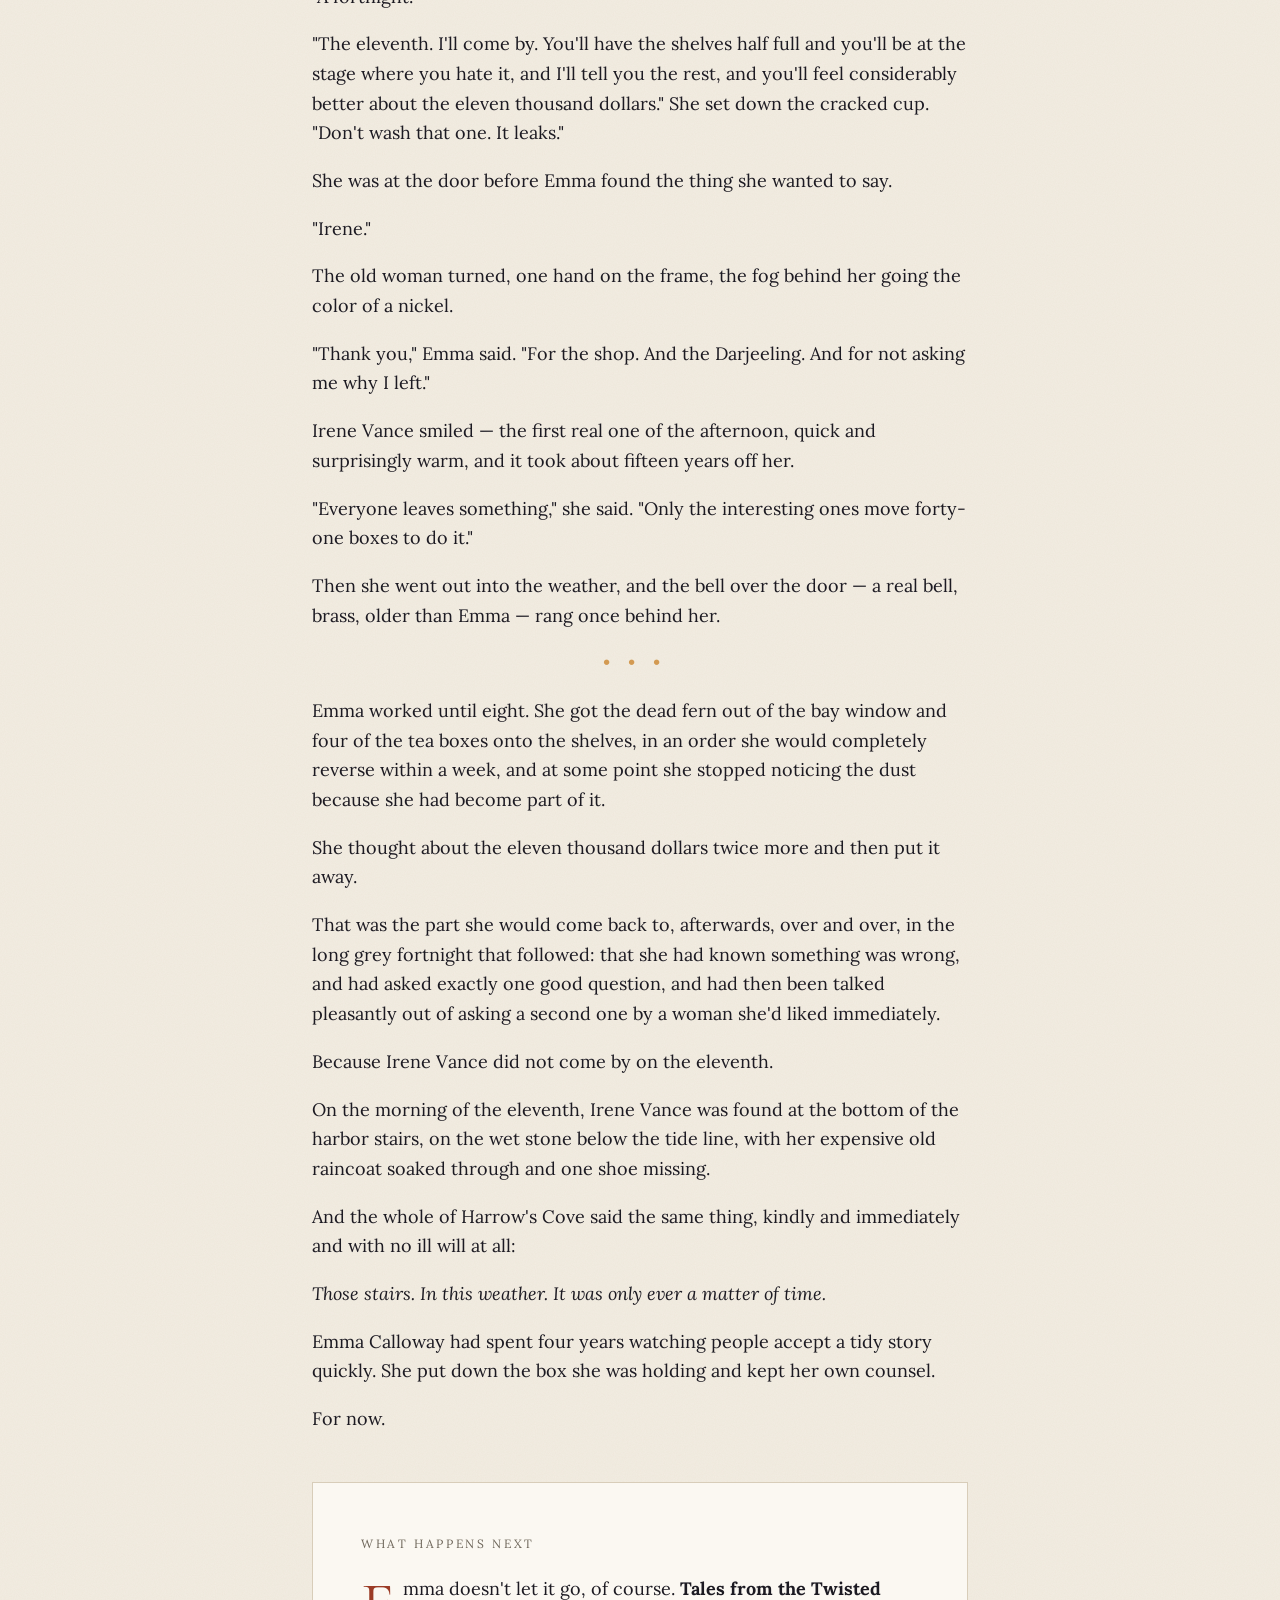
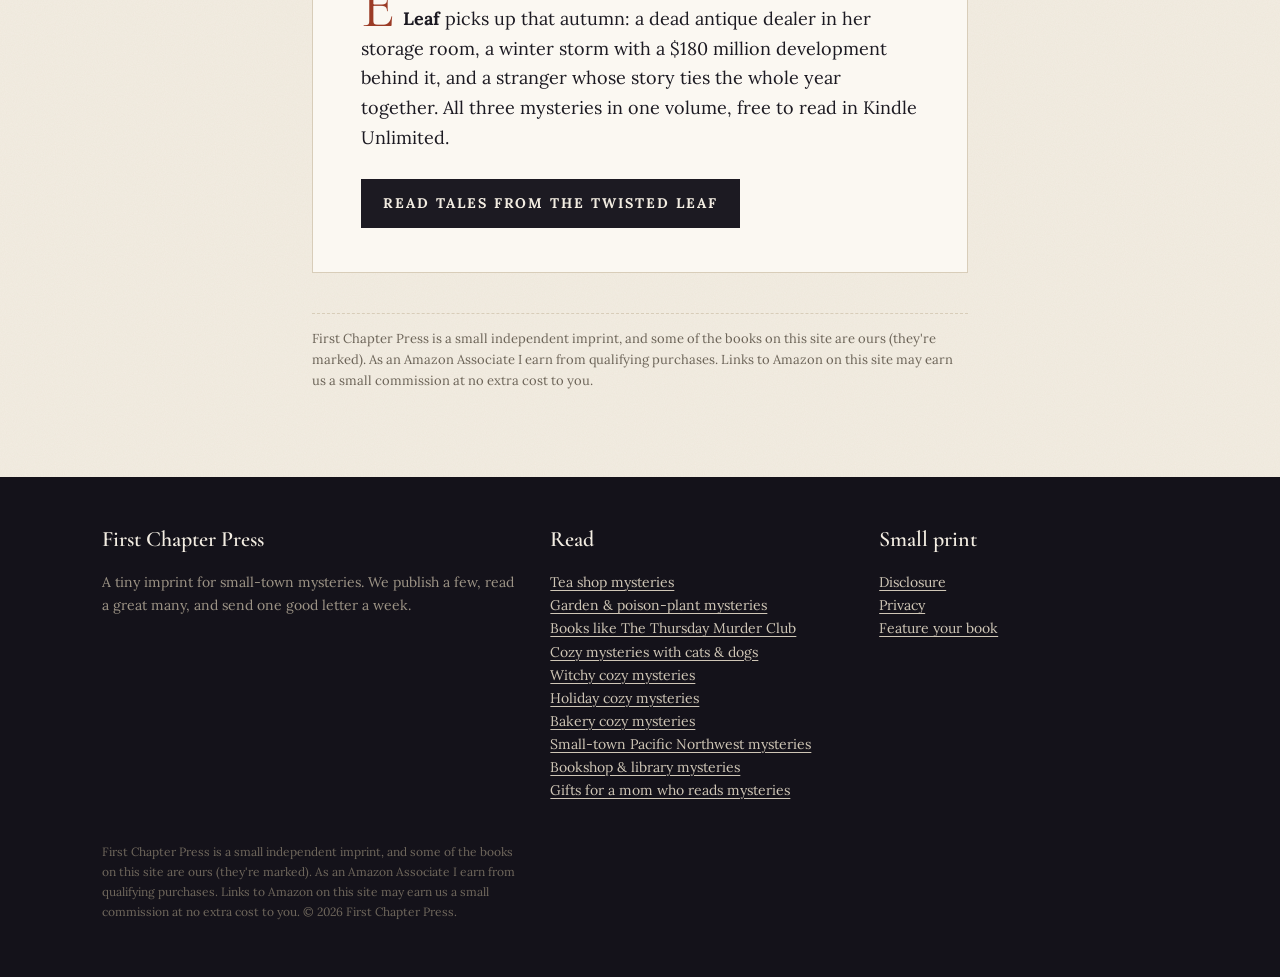
<file: letters/a-bitter-blend.html>
<!doctype html>
<html lang="en">
<head>
<meta charset="utf-8">
<meta name="robots" content="noindex">
<meta name="viewport" content="width=device-width,initial-scale=1">
<title>A Bitter Blend | A Twisted Leaf prequel</title>
<meta name="description" content="A free short cozy mystery for First Chapter Press subscribers.">
<link rel="canonical" href="https://firstchapterpress.com/letters/a-bitter-blend.html">
<meta property="og:title" content="A Bitter Blend | A Twisted Leaf prequel">
<meta property="og:description" content="A free short cozy mystery for First Chapter Press subscribers.">
<meta property="og:image" content="https://firstchapterpress.com/img/twisted-leaf.jpg">
<meta property="og:type" content="website">
<meta name="twitter:card" content="summary_large_image">
<link rel="icon" href="data:image/svg+xml,%3Csvg xmlns='http://www.w3.org/2000/svg' viewBox='0 0 64 64'%3E%3Crect width='64' height='64' rx='8' fill='%231c1a22'/%3E%3Ctext x='32' y='45' font-family='Georgia' font-size='38' font-style='italic' fill='%23d39a52' text-anchor='middle'%3Ef%3C/text%3E%3C/svg%3E">
<link rel="preconnect" href="https://fonts.googleapis.com"><link rel="preconnect" href="https://fonts.gstatic.com" crossorigin>
<link href="https://fonts.googleapis.com/css2?family=Cormorant+Garamond:ital,wght@0,500;0,600;1,500;1,600&family=Lora:ital,wght@0,400;0,700;1,400&display=swap" rel="stylesheet">
<link rel="stylesheet" href="/style.css">
</head>
<body>
<header class="mast"><div class="wrap">
  <a class="logo" href="/">First Chapter <i>Press</i></a>
  <nav><a href="/#lists">Reading lists</a><a href="/#series">Our series</a><a href="/authors.html">For authors</a><a href="/about.html">About</a></nav>
</div>
<div class="issue"><div class="wrap"><span>The Cozy Shelf &middot; No. 1</span><span>Small-town mysteries, chosen by a reader</span></div></div>
</header>
<section class="article"><div class="narrow">
<span class="kicker">A Twisted Leaf prequel &middot; free for subscribers</span>
<h1>A Bitter Blend</h1>
<p class="dek">The afternoon Emma Calloway got the keys to the tea shop, and the promise Irene Vance didn't keep.</p>
<div class="byline">Claire Willowbrook &middot; about a fifteen-minute read</div>
<h2 style="font-family:var(--display);font-size:30px">One &middot; Forty-One Boxes of Tea</h2>
<p>The moving van left at eleven, and by noon Emma Calloway was sitting on the floor of a shuttered tea shop with forty-one boxes and no idea how to open a business.</p><p>The boxes were the problem. She had counted them twice on the drive up from Seattle, because counting was a thing her hands did when the rest of her was panicking, and both times she had come up with forty-one. Thirty-eight were tea. Two were her clothes. One was books, mostly law, which she had told herself she was keeping for the shelf space.</p><p>The shop smelled like dust and old cedar and, underneath that, faintly and impossibly, like bergamot. Someone had sold a great deal of Earl Grey in this room for a very long time.</p><p>&quot;You&#x27;re sitting on the floor.&quot;</p><p>Irene Vance stood in the doorway with a ring of keys in one hand and a paper sack in the other, and she said it the way a person says <em>your shoe is untied</em> — an observation, freely offered, no judgment attached and none withheld either.</p><p>&quot;I am,&quot; Emma agreed.</p><p>&quot;There&#x27;s a stool.&quot;</p><p>&quot;There&#x27;s a stool,&quot; Emma said, &quot;and if I sit on the stool I&#x27;ll have to make a decision about the boxes, and I&#x27;m not ready.&quot;</p><p>Irene made a sound that might have been a laugh. She was somewhere past seventy, narrow and upright, in a green raincoat that had been expensive about fifteen years ago and had been looked after so carefully since that nobody would notice. She crossed the room without hurrying, set the paper sack on the counter, and looked around at the shop she had owned for thirty-one years as though checking it for damage.</p><p>&quot;It&#x27;s smaller than you remember,&quot; Emma said.</p><p>&quot;It&#x27;s exactly the size I remember.&quot; Irene set the keys down beside the sack. &quot;You&#x27;re the one who&#x27;s changed size. You came up in April and you were a lawyer. Now you&#x27;re a person with forty boxes.&quot;</p><p>&quot;Forty-one.&quot;</p><p>&quot;Worse.&quot;</p><p>Emma got up off the floor, because the alternative was letting a woman of seventy-something stand while she sat, and she&#x27;d been raised by a mother who would have felt that through the floorboards from four hundred miles away. Her knees had opinions about the last three hours in the van. She ignored them.</p><p>The shop was the ground floor of a blue Victorian on Harbor Street, weathered down to something closer to grey on the west side where the weather came in. There was a bay window that would be wonderful with the right seating and was currently full of a dead fern. There was a long counter of scarred fir. There were shelves — good shelves, deep and solid, built by someone who&#x27;d expected them to be used — and behind the counter a doorway to a back room, and behind that a storage room Emma had seen exactly once and had already privately decided to be frightened of.</p><p>&quot;Well,&quot; Irene said. &quot;Keys.&quot;</p><p>She slid the ring across the counter. There were four keys on it, and a small brass tag worn smooth of whatever it had once said.</p><p>Emma didn&#x27;t pick them up.</p><p>&quot;Can I ask you something,&quot; she said, &quot;and will you tell me the truth?&quot;</p><p>&quot;Those are two questions, and the answer to the first is yes.&quot;</p><p>&quot;Why did you sell it to me?&quot;</p><p>Irene looked at her and said nothing. That was the thing Emma noticed, and she noticed it the way she&#x27;d spent four years noticing things — not because she was clever but because she had been trained, expensively and thoroughly, to watch a person&#x27;s face at the exact moment a question landed. Most people&#x27;s faces did something. Irene&#x27;s declined.</p><p>&quot;You offered,&quot; Irene said. &quot;That&#x27;s generally how it works.&quot;</p><p>&quot;I offered eleven thousand dollars less than the property is worth, in a town where a harbor-facing storefront doesn&#x27;t come up twice in a decade, and you said yes in a phone call that lasted four minutes.&quot; Emma heard her own voice doing the thing it did, the flat careful cadence of cross-examination, and she made herself stop and start again, softer. &quot;I&#x27;m not trying to talk you out of it. The money&#x27;s cleared. It&#x27;s mine. I just — I spent four years watching people accept bad deals quickly. Not one of them did it to be kind.&quot;</p><p>The fog had started to come in. It did that here, she&#x27;d been told, most afternoons around four, sliding up off the Pacific and down Harbor Street until the shops on the water side turned into suggestions of themselves. It was three-fifteen. Apparently the fog was early too.</p><p>Irene picked up the paper sack, unrolled the top, and took out two cups. Not paper cups. Actual cups, white porcelain, one with a hairline crack running up from the base like a river on a map.</p><p>&quot;Sit down,&quot; she said. &quot;I&#x27;ll make you something and you&#x27;ll drink it, and then I&#x27;ll answer your question, and then I&#x27;m going to walk home before this weather gets serious.&quot;</p><p>&quot;There&#x27;s no water on.&quot;</p><p>&quot;There&#x27;s a kettle in the back and a tap that works and a burner I paid to have inspected in June.&quot; Irene was already moving. &quot;You bought a tea shop, Emma. Learn where things are.&quot;</p><p style="text-align:center;letter-spacing:1em;color:var(--amber)">&#8226;&#8226;&#8226;</p><p>The tea was a Darjeeling, second flush, and it was the best thing Emma had tasted in a year.</p><p>She said so. Irene received the compliment the way she&#x27;d received the earlier observation about the stool — as information, correctly filed.</p><p>&quot;There&#x27;s four pounds of it in the cabinet under the register,&quot; she said. &quot;Consider it a housewarming. Mabel Prentiss will smell it on you within a week and she&#x27;ll want it, and you&#x27;ll want to say no because you&#x27;ll be saving it, and I&#x27;m telling you now: give it to her. Mabel&#x27;s been coming in on Tuesdays and Thursdays since 1998. If you keep her, half this town follows her in the door. If you lose her, you&#x27;ll spend two years wondering why nobody comes.&quot;</p><p>&quot;Mabel Prentiss,&quot; Emma repeated.</p><p>&quot;Write it down.&quot;</p><p>Emma wrote it down, on the back of a receipt, because her notebooks were in a box and she had no idea which one.</p><p>Irene watched her do it. Then she set her own cup on the counter, and folded her hands, and said, &quot;I&#x27;m selling because I&#x27;m tired, and because I&#x27;m going to be more tired next year than I am this year, and because there is nobody in Harrow&#x27;s Cove I would hand this room to who would still be standing in five years.&quot;</p><p>&quot;That&#x27;s a nice answer.&quot;</p><p>&quot;It&#x27;s a true answer.&quot;</p><p>&quot;It&#x27;s a true answer that doesn&#x27;t have eleven thousand dollars in it.&quot;</p><p>Irene looked at her then, properly, for what felt like a long moment. Outside, the fog took the Klamath Street corner and folded it away.</p><p>&quot;You&#x27;re going to be a nuisance,&quot; Irene said. &quot;Aren&#x27;t you.&quot;</p><p>&quot;I&#x27;ve been told.&quot;</p><p>&quot;By whom?&quot;</p><p>&quot;A partner at a firm. And an ex-boyfriend. And, once, memorably, a judge.&quot;</p><p>&quot;Mm.&quot; Irene picked up her cup again, and for a second something did move in her face — not much, and not for long, but Emma had been waiting for it and she caught the edge of it going past. &quot;Ask me again in a fortnight,&quot; Irene said. &quot;When you&#x27;ve met a few people and you&#x27;ve got some sense of the shape of the place. You&#x27;ll ask a better version of the question and I&#x27;ll give you a better version of the answer. That&#x27;s a promise, and I keep them, which you&#x27;ll find is not a universal habit around here.&quot;</p><p>&quot;A fortnight.&quot;</p><p>&quot;The eleventh. I&#x27;ll come by. You&#x27;ll have the shelves half full and you&#x27;ll be at the stage where you hate it, and I&#x27;ll tell you the rest, and you&#x27;ll feel considerably better about the eleven thousand dollars.&quot; She set down the cracked cup. &quot;Don&#x27;t wash that one. It leaks.&quot;</p><p>She was at the door before Emma found the thing she wanted to say.</p><p>&quot;Irene.&quot;</p><p>The old woman turned, one hand on the frame, the fog behind her going the color of a nickel.</p><p>&quot;Thank you,&quot; Emma said. &quot;For the shop. And the Darjeeling. And for not asking me why I left.&quot;</p><p>Irene Vance smiled — the first real one of the afternoon, quick and surprisingly warm, and it took about fifteen years off her.</p><p>&quot;Everyone leaves something,&quot; she said. &quot;Only the interesting ones move forty-one boxes to do it.&quot;</p><p>Then she went out into the weather, and the bell over the door — a real bell, brass, older than Emma — rang once behind her.</p><p style="text-align:center;letter-spacing:1em;color:var(--amber)">&#8226;&#8226;&#8226;</p><p>Emma worked until eight. She got the dead fern out of the bay window and four of the tea boxes onto the shelves, in an order she would completely reverse within a week, and at some point she stopped noticing the dust because she had become part of it.</p><p>She thought about the eleven thousand dollars twice more and then put it away.</p><p>That was the part she would come back to, afterwards, over and over, in the long grey fortnight that followed: that she had known something was wrong, and had asked exactly one good question, and had then been talked pleasantly out of asking a second one by a woman she&#x27;d liked immediately.</p><p>Because Irene Vance did not come by on the eleventh.</p><p>On the morning of the eleventh, Irene Vance was found at the bottom of the harbor stairs, on the wet stone below the tide line, with her expensive old raincoat soaked through and one shoe missing.</p><p>And the whole of Harrow&#x27;s Cove said the same thing, kindly and immediately and with no ill will at all:</p><p><em>Those stairs. In this weather. It was only ever a matter of time.</em></p><p>Emma Calloway had spent four years watching people accept a tidy story quickly. She put down the box she was holding and kept her own counsel.</p><p>For now.</p>
<div class="letter" style="margin-top:48px"><span class="kicker">What happens next</span>
<p>Emma doesn't let it go, of course. <b>Tales from the Twisted Leaf</b> picks up that autumn: a dead antique dealer in her storage room, a winter storm with a $180 million development behind it, and a stranger whose story ties the whole year together. All three mysteries in one volume, free to read in Kindle Unlimited.</p>
<a class="btn" href="https://www.amazon.com/dp/B0H6KGJNWW?tag=firstchapterp-20" rel="sponsored noopener">Read Tales from the Twisted Leaf</a>
</div>
<p class="disclose">First Chapter Press is a small independent imprint, and some of the books on this site are ours (they&#x27;re marked). As an Amazon Associate I earn from qualifying purchases. Links to Amazon on this site may earn us a small commission at no extra cost to you.</p>
</div></section>
<footer><div class="wrap">
  <div><h4>First Chapter Press</h4><p>A tiny imprint for small-town mysteries. We publish a few, read a great many, and send one good letter a week.</p></div>
  <div><h4>Read</h4><p><a href="/tea-shop-mysteries.html">Tea shop mysteries</a><br><a href="/garden-mysteries.html">Garden &amp; poison-plant mysteries</a><br><a href="/books-like-thursday-murder-club.html">Books like The Thursday Murder Club</a><br><a href="/cozy-mysteries-with-cats-and-dogs.html">Cozy mysteries with cats &amp; dogs</a><br><a href="/witchy-cozy-mysteries.html">Witchy cozy mysteries</a><br><a href="/holiday-cozy-mysteries.html">Holiday cozy mysteries</a><br><a href="/bakery-cozy-mysteries.html">Bakery cozy mysteries</a><br><a href="/pacific-northwest-cozy-mysteries.html">Small-town Pacific Northwest mysteries</a><br><a href="/bookshop-library-cozy-mysteries.html">Bookshop &amp; library mysteries</a><br><a href="/gifts-for-mom.html">Gifts for a mom who reads mysteries</a></p></div>
  <div><h4>Small print</h4><p><a href="/about.html#disclosure">Disclosure</a><br><a href="/privacy.html">Privacy</a><br><a href="/authors.html">Feature your book</a></p></div>
</div>
<div class="wrap"><p style="margin-top:26px;font-size:12px;color:#6f675c">First Chapter Press is a small independent imprint, and some of the books on this site are ours (they&#x27;re marked). As an Amazon Associate I earn from qualifying purchases. Links to Amazon on this site may earn us a small commission at no extra cost to you. &copy; 2026 First Chapter Press.</p></div>
</footer>
<script>
function fcpSubscribe(f){
  var msg=f.parentNode.querySelector('.formmsg'); var email=f.email.value.trim();
  var url='https://assets.mailerlite.com/jsonp/2493463/forms/201066353182901960/subscribe';
  if(!url){msg.textContent='Sign-ups open in a moment. Please try again shortly.';return false;}
  var b=f.querySelector('button'); b.disabled=true; b.textContent='...';
  var data=new FormData(); data.append('fields[email]',email); data.append('ml-submit','1'); data.append('anticsrf','true');
  fetch(url,{method:'POST',body:data}).then(function(r){return r.json().catch(function(){return {success:r.ok}})})
   .then(function(j){ if(j && j.success!==false){f.style.display='none';msg.innerHTML='<b>Almost there.</b> Check your inbox for a confirmation email and tap the button. Your free story arrives right after. Peek in Promotions if it hides.';} else {msg.textContent='That didn\'t go through. Check the address and try again?';b.disabled=false;b.textContent='Join';} })
   .catch(function(){msg.textContent='That didn\'t go through. Please try again.';b.disabled=false;b.textContent='Join';});
  return false;
}
</script>
</body>
</html>
</file>
<file: style.css>
:root{
  --ink:#1c1a22; --ink-2:#2a2733; --paper:#f3ede2; --paper-2:#ebe3d4; --cream:#fbf8f2;
  --amber:#d39a52; --rust:#9b3b26; --sage:#5f6f5a; --muted:#6c6458; --line:#d8cdb9;
  --display:"Cormorant Garamond",Georgia,serif; --body:"Lora",Georgia,serif;
}
*{box-sizing:border-box}
html{-webkit-text-size-adjust:100%}
body{margin:0;background:var(--paper);color:var(--ink);font-family:var(--body);font-size:18px;line-height:1.65;
  background-image:url("data:image/svg+xml,%3Csvg xmlns='http://www.w3.org/2000/svg' width='160' height='160'%3E%3Cfilter id='n'%3E%3CfeTurbulence type='fractalNoise' baseFrequency='.9' numOctaves='2' stitchTiles='stitch'/%3E%3CfeColorMatrix values='0 0 0 0 0.35 0 0 0 0 0.3 0 0 0 0 0.22 0 0 0 .07 0'/%3E%3C/filter%3E%3Crect width='100%25' height='100%25' filter='url(%23n)'/%3E%3C/svg%3E")}
a{color:var(--rust);text-underline-offset:3px;text-decoration-thickness:1px}
a:hover{color:var(--ink)}
img{max-width:100%;display:block}
.wrap{max-width:1120px;margin:0 auto;padding:0 22px}
.narrow{max-width:700px;margin:0 auto;padding:0 22px}
.kicker{font-family:var(--body);font-size:12px;letter-spacing:.22em;text-transform:uppercase;color:var(--muted)}

/* masthead */
.mast{background:var(--ink);color:var(--paper);border-bottom:1px solid #000}
.mast .wrap{display:flex;align-items:center;justify-content:space-between;gap:16px;padding-top:14px;padding-bottom:14px}
.logo{font-family:var(--display);font-size:28px;font-weight:600;color:var(--paper);text-decoration:none;letter-spacing:.01em;line-height:1}
.logo i{color:var(--amber);font-weight:500}
.mast nav{display:flex;gap:22px;flex-wrap:wrap}
.mast nav a{color:#cfc6b6;text-decoration:none;font-size:14px;letter-spacing:.08em}
.mast nav a:hover{color:var(--amber)}
.issue{font-size:12px;letter-spacing:.2em;text-transform:uppercase;color:#8d8577;border-top:1px solid #34303d}
.issue .wrap{padding-top:7px;padding-bottom:7px;display:flex;justify-content:space-between}

/* hero */
.hero{background:linear-gradient(180deg,var(--ink) 0%,#262230 70%,#3a2c2a 100%);color:var(--paper);overflow:hidden}
.hero .wrap{display:grid;grid-template-columns:1.05fr .95fr;gap:40px;align-items:center;padding-top:64px;padding-bottom:80px}
.hero h1{font-family:var(--display);font-weight:500;font-size:clamp(44px,6.4vw,82px);line-height:.98;margin:14px 0 22px;letter-spacing:-.01em}
.hero h1 em{color:var(--amber);font-weight:500}
.hero p.lede{font-size:19px;color:#d9d0c1;max-width:30em;margin:0 0 28px}
.hero .kicker{color:var(--amber)}
.stack{position:relative;height:440px}
.stack img{position:absolute;width:210px;border-radius:2px;box-shadow:0 22px 40px rgba(0,0,0,.55),0 2px 4px rgba(0,0,0,.4);transition:transform .35s ease}
.stack img:nth-child(1){left:4%;top:40px;transform:rotate(-8deg)}
.stack img:nth-child(2){left:26%;top:6px;transform:rotate(-2deg);z-index:2}
.stack img:nth-child(3){left:50%;top:34px;transform:rotate(5deg);z-index:3}
.stack:hover img:nth-child(1){transform:rotate(-11deg) translateX(-14px)}
.stack:hover img:nth-child(3){transform:rotate(8deg) translateX(14px)}

/* signup */
.signup{display:flex;gap:0;max-width:470px;border:1px solid #5b5463;background:#14121a}
.signup input{flex:1;min-width:0;background:transparent;border:0;color:var(--paper);font:inherit;font-size:16px;padding:14px 16px}
.signup input::placeholder{color:#8a8292}
.signup button{background:var(--amber);color:var(--ink);border:0;font-family:var(--body);font-weight:700;font-size:14px;letter-spacing:.12em;text-transform:uppercase;padding:0 20px;cursor:pointer}
.signup button:hover{background:#e4b06a}
.signup.light{border-color:var(--ink);background:var(--cream)}
.signup.light input{color:var(--ink)}
.signup.light input::placeholder{color:#8b8274}
.signup.light button{background:var(--ink);color:var(--paper)}
.fine{font-size:13px;color:#a39a8c;margin-top:10px}
.fine.dark{color:var(--muted)}
.formmsg{font-size:15px;margin-top:10px;min-height:1em}

/* sections */
section{padding:72px 0}
.rule{display:flex;align-items:center;gap:16px;margin-bottom:34px}
.rule h2{font-family:var(--display);font-weight:600;font-size:clamp(32px,4vw,46px);margin:0;line-height:1.05}
.rule:after{content:"";flex:1;height:1px;background:var(--line)}

/* feature book */
.feature{display:grid;grid-template-columns:260px 1fr;gap:48px;align-items:start}
.feature img{box-shadow:0 18px 34px rgba(40,30,20,.28)}
.feature h3{font-family:var(--display);font-size:38px;font-weight:600;margin:6px 0 4px;line-height:1.05}
.feature .by{font-style:italic;color:var(--muted);margin:0 0 18px}
.btn{display:inline-block;background:var(--ink);color:var(--paper);text-decoration:none;font-size:14px;letter-spacing:.14em;text-transform:uppercase;font-weight:700;padding:13px 22px;margin:8px 10px 0 0}
.btn:hover{background:var(--rust);color:#fff}
.btn.ghost{background:transparent;color:var(--ink);border:1px solid var(--ink)}
.btn.ghost:hover{background:var(--ink);color:var(--paper)}
.note{font-size:14px;color:var(--muted);margin-top:14px}

/* series strip */
.strip{background:var(--paper-2);border-top:1px solid var(--line);border-bottom:1px solid var(--line)}
.trio{display:grid;grid-template-columns:repeat(3,1fr);gap:34px}
.trio figure{margin:0}
.trio img{box-shadow:0 14px 26px rgba(40,30,20,.25)}
.trio figcaption{margin-top:14px;font-size:15px;color:var(--muted)}
.trio figcaption b{display:block;font-family:var(--display);font-size:23px;color:var(--ink);font-weight:600}

/* reading lists grid */
.lists{display:grid;grid-template-columns:repeat(3,1fr);gap:0;border-top:1px solid var(--ink)}
.lists a.card{display:block;padding:26px 26px 30px 0;text-decoration:none;color:var(--ink);border-bottom:1px solid var(--line)}
.lists a.card+ a.card{padding-left:26px;border-left:1px solid var(--line)}
.lists .num{font-family:var(--display);font-size:54px;line-height:1;color:var(--amber);font-style:italic}
.lists h3{font-family:var(--display);font-size:28px;line-height:1.1;margin:8px 0 10px;font-weight:600}
.lists p{font-size:16px;color:var(--muted);margin:0}
.lists a.card:hover h3{color:var(--rust)}

/* letter */
.letter{background:var(--cream);border:1px solid var(--line);padding:44px 48px;position:relative}
.letter p:first-of-type:first-letter{font-family:var(--display);font-size:64px;float:left;line-height:.8;padding:6px 8px 0 0;color:var(--rust)}
.sig{font-family:var(--display);font-style:italic;font-size:28px;margin-top:8px}

/* dark band */
.band{background:var(--ink);color:var(--paper)}
.band h2{color:var(--paper)}
.band .rule:after{background:#3b3644}
.band p{color:#d9d0c1}

/* article */
.article h1{font-family:var(--display);font-weight:600;font-size:clamp(40px,5.4vw,64px);line-height:1.02;margin:12px 0 18px}
.article .dek{font-size:21px;font-style:italic;color:var(--muted);margin:0 0 26px}
.byline{font-size:14px;color:var(--muted);border-top:1px solid var(--line);border-bottom:1px solid var(--line);padding:10px 0;margin-bottom:36px}
.pick{display:grid;grid-template-columns:64px 1fr;gap:18px;padding:30px 0;border-bottom:1px solid var(--line)}
.pick .n{font-family:var(--display);font-size:52px;font-style:italic;color:var(--amber);line-height:1}
.pick h2{font-family:var(--display);font-size:32px;line-height:1.1;margin:0 0 2px;font-weight:600}
.pick .who{font-style:italic;color:var(--muted);margin:0 0 12px}
.pick .go{font-size:14px;letter-spacing:.12em;text-transform:uppercase;font-weight:700}
.pick.ours{background:var(--cream);margin:0 -22px;padding:30px 22px;border:1px solid var(--line)}
.pick.ours .tag{display:inline-block;font-size:11px;letter-spacing:.18em;text-transform:uppercase;background:var(--ink);color:var(--paper);padding:3px 8px;margin-bottom:10px}
.pick.ours img{width:120px;float:right;margin:0 0 10px 18px;box-shadow:0 10px 20px rgba(0,0,0,.2)}
blockquote{margin:26px 0;padding-left:20px;border-left:3px solid var(--amber);font-family:var(--display);font-size:26px;line-height:1.3;font-style:italic}

/* footer */
footer{background:#14121a;color:#9d9486;font-size:14px;padding:44px 0}
footer .wrap{display:grid;grid-template-columns:1.4fr 1fr 1fr;gap:30px}
footer a{color:#cfc6b6}
footer h4{font-family:var(--display);color:var(--paper);font-size:22px;margin:0 0 8px;font-weight:600}
.disclose{font-size:13px;color:var(--muted);border-top:1px dashed var(--line);margin-top:40px;padding-top:14px}

@media (max-width:860px){
  .hero .wrap{grid-template-columns:1fr;padding-top:40px;padding-bottom:40px}
  .stack{height:300px;max-width:420px}
  .stack img{width:150px}
  .feature{grid-template-columns:1fr;gap:26px}
  .feature img{max-width:240px}
  .trio,.lists{grid-template-columns:1fr}
  .lists a.card+ a.card{padding-left:0;border-left:0}
  footer .wrap{grid-template-columns:1fr}
  .letter{padding:28px 22px}
  .mast nav{gap:12px}
  .mast nav a{font-size:12px}
  .logo{font-size:21px;white-space:nowrap}
  .mast .wrap{flex-direction:column;align-items:flex-start;gap:8px}
  .issue .wrap span:last-child{display:none}
  section{padding:52px 0}
}
</file>
